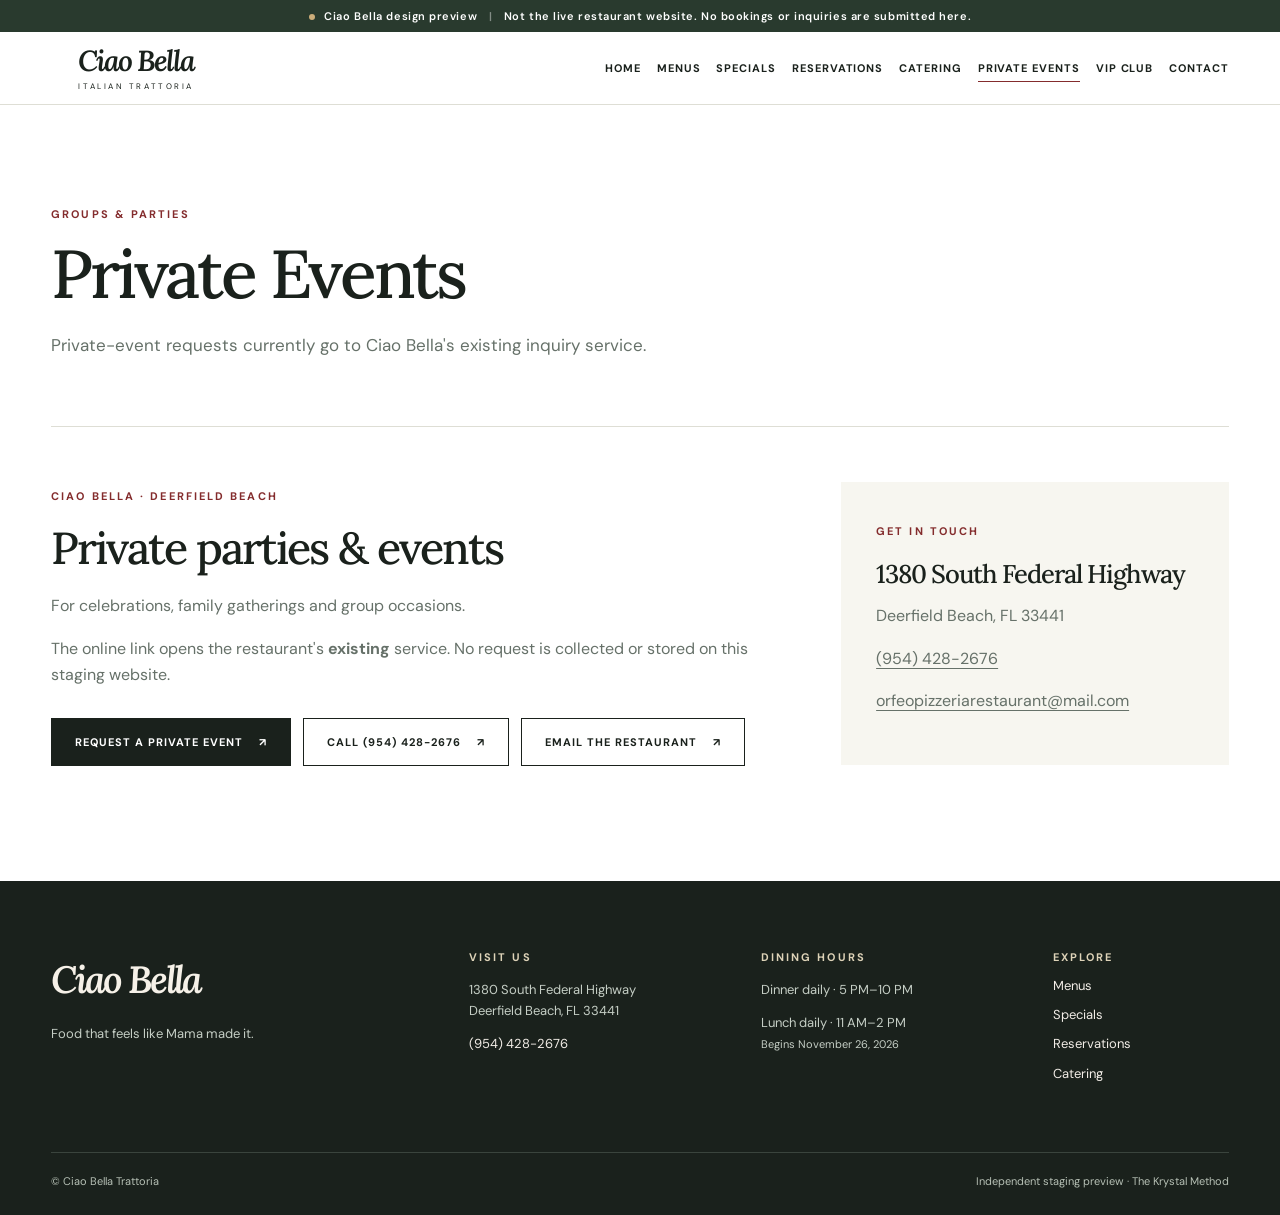
<file: site/-party/index.html>
<!doctype html>
<html lang="en"><head><meta charset="utf-8"><meta name="viewport" content="width=device-width, initial-scale=1">
<meta name="robots" content="noindex,follow,noarchive">
<title>Private Events | Ciao Bella Trattoria · Staging</title>
<meta http-equiv="refresh" content="0;url=../events.html">
<style>body{background:#f7f6f0;color:#17271e;font-family:Georgia,serif;text-align:center;padding:12vh 20px}a{color:#842c2d;font-size:18px}p{line-height:1.5}</style></head>
<body><h1>Ciao Bella Trattoria</h1><p>Opening Private Events…</p><p><a href="../events.html">Continue to Private Events</a></p>
<script>location.replace(new URL('../events.html',location.href).href);</script></body></html>
</file>
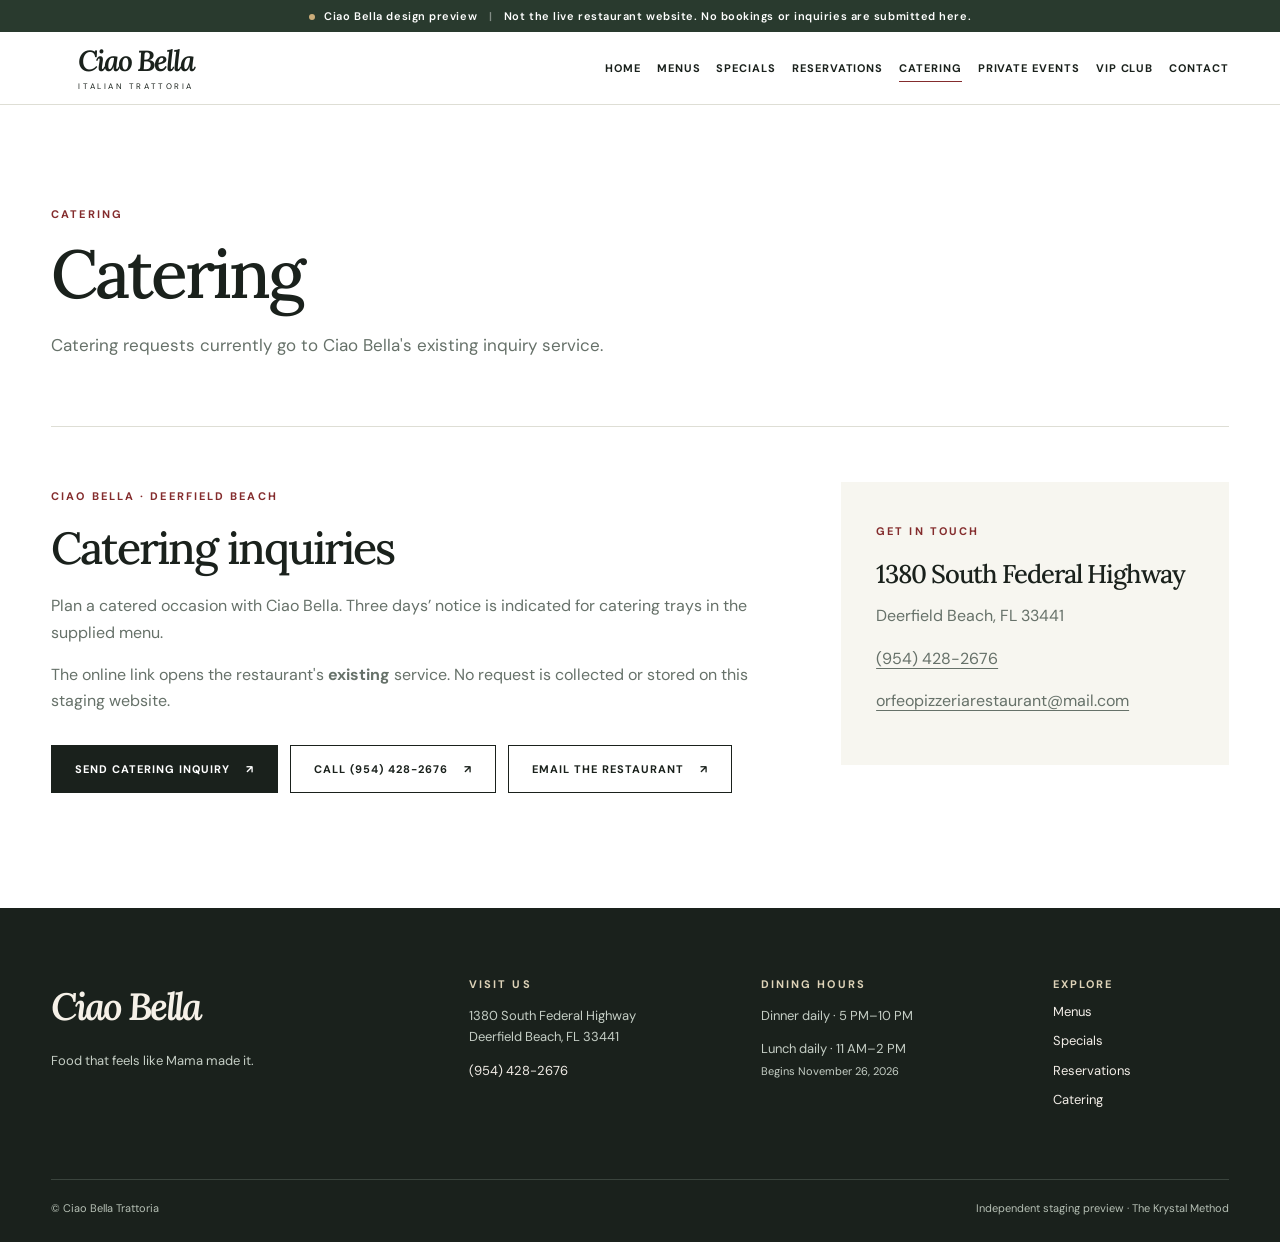
<file: site/catering/index.html>
<!doctype html>
<html lang="en"><head><meta charset="utf-8"><meta name="viewport" content="width=device-width, initial-scale=1">
<meta name="robots" content="noindex,follow,noarchive">
<title>Catering | Ciao Bella Trattoria · Staging</title>
<meta http-equiv="refresh" content="0;url=../catering.html">
<style>body{background:#f7f6f0;color:#17271e;font-family:Georgia,serif;text-align:center;padding:12vh 20px}a{color:#842c2d;font-size:18px}p{line-height:1.5}</style></head>
<body><h1>Ciao Bella Trattoria</h1><p>Opening Catering…</p><p><a href="../catering.html">Continue to Catering</a></p>
<script>location.replace(new URL('../catering.html',location.href).href);</script></body></html>
</file>
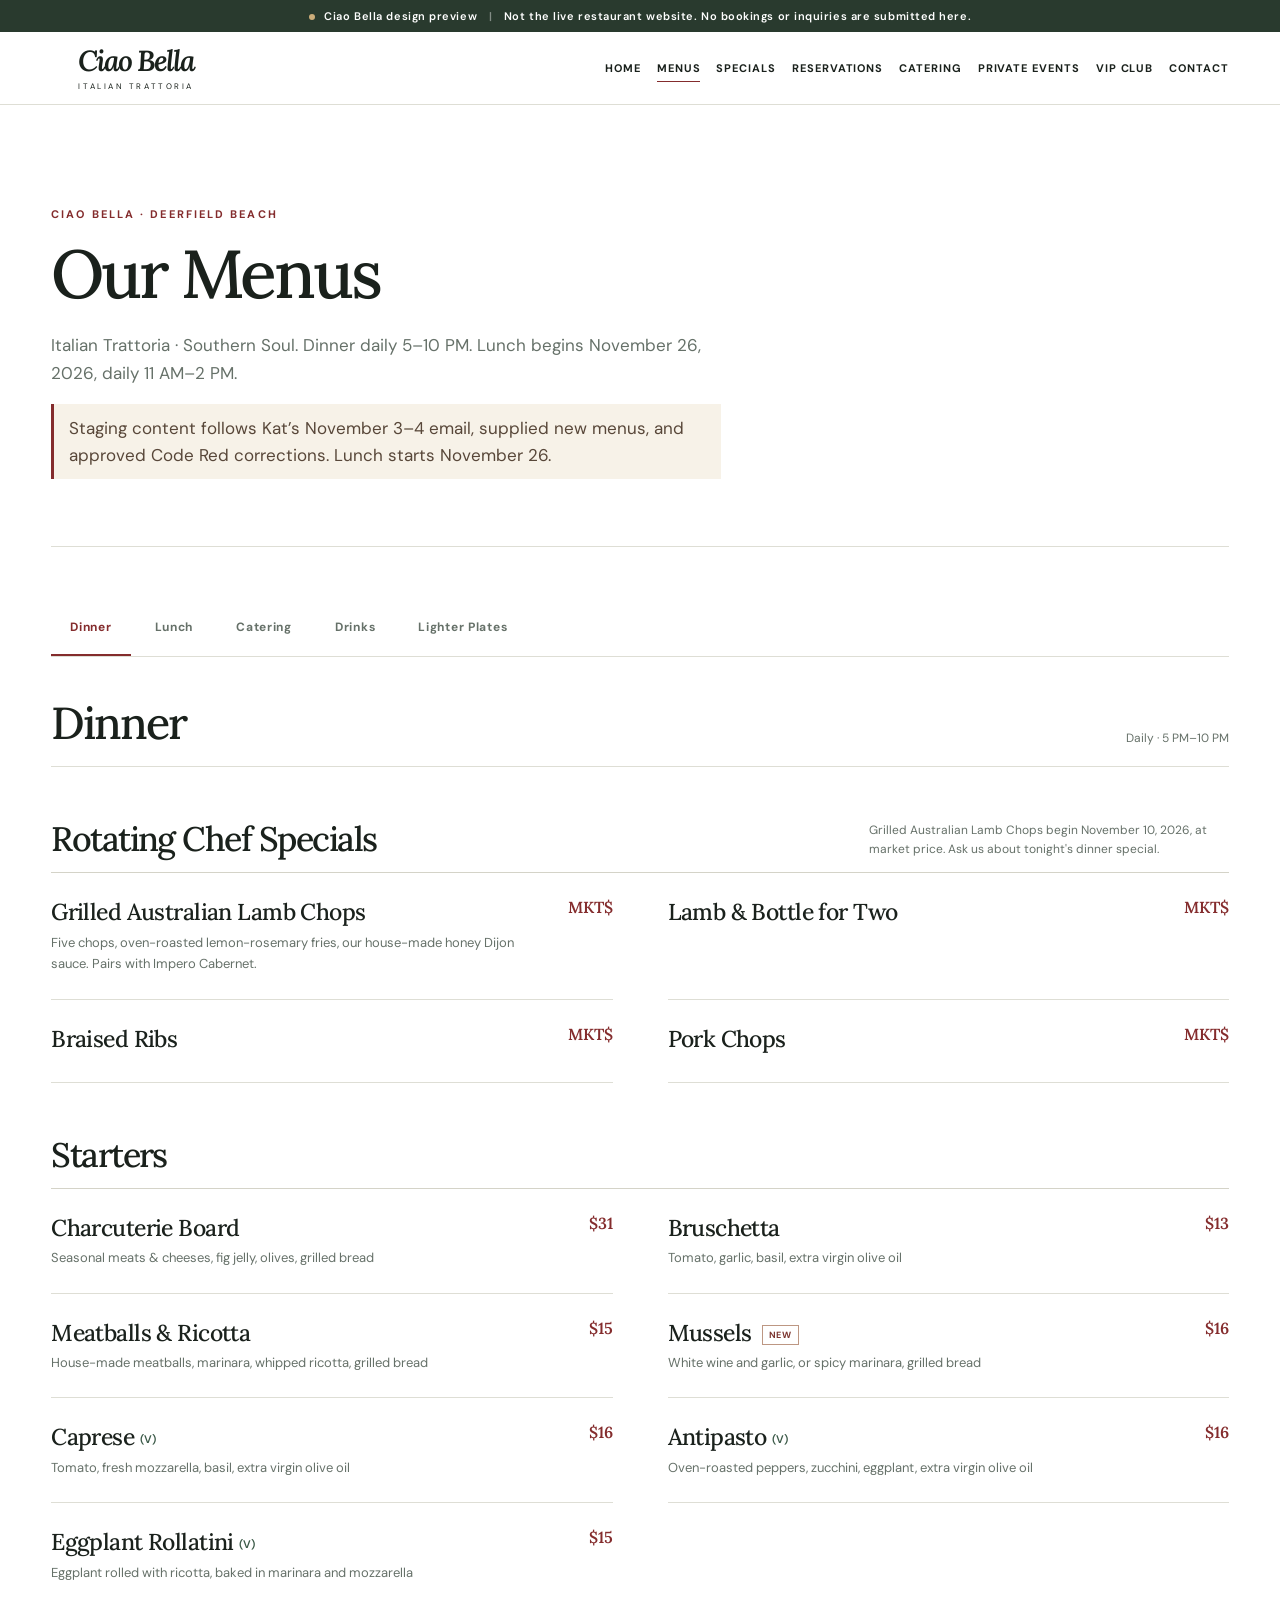
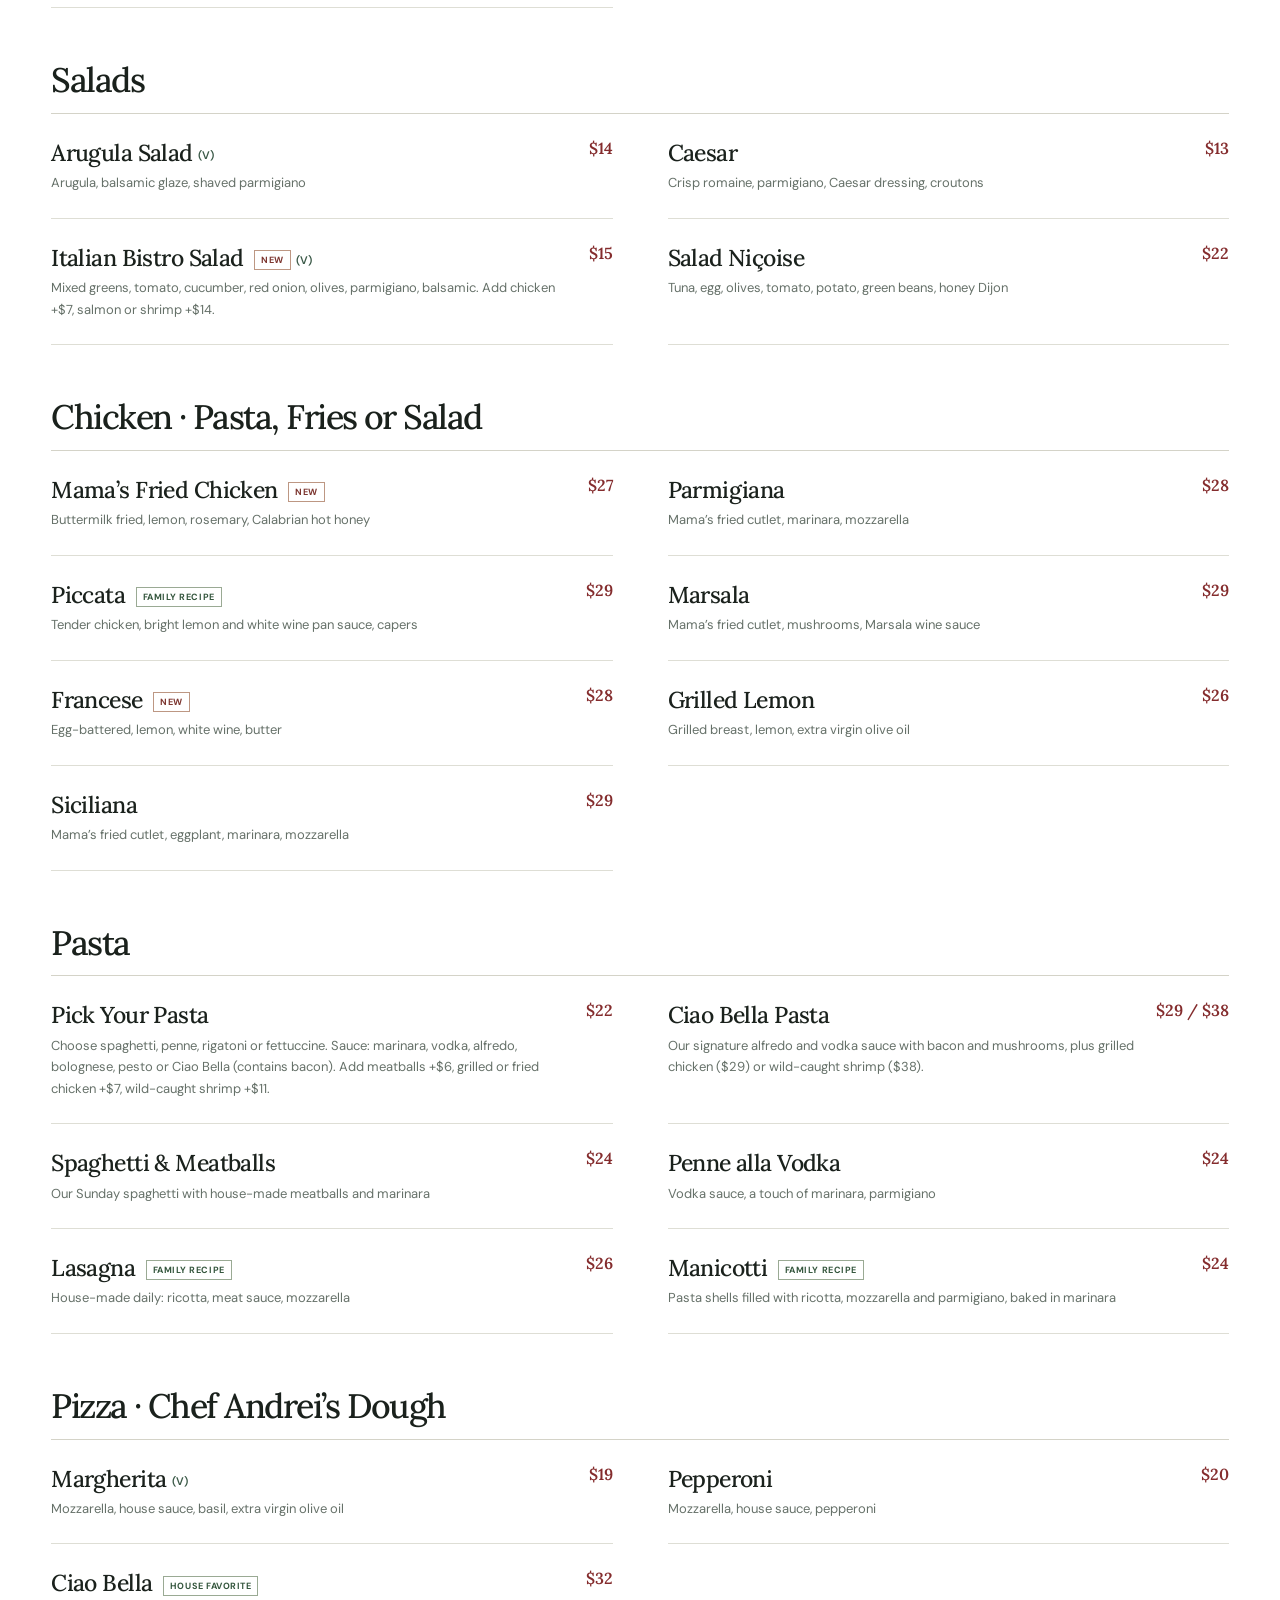
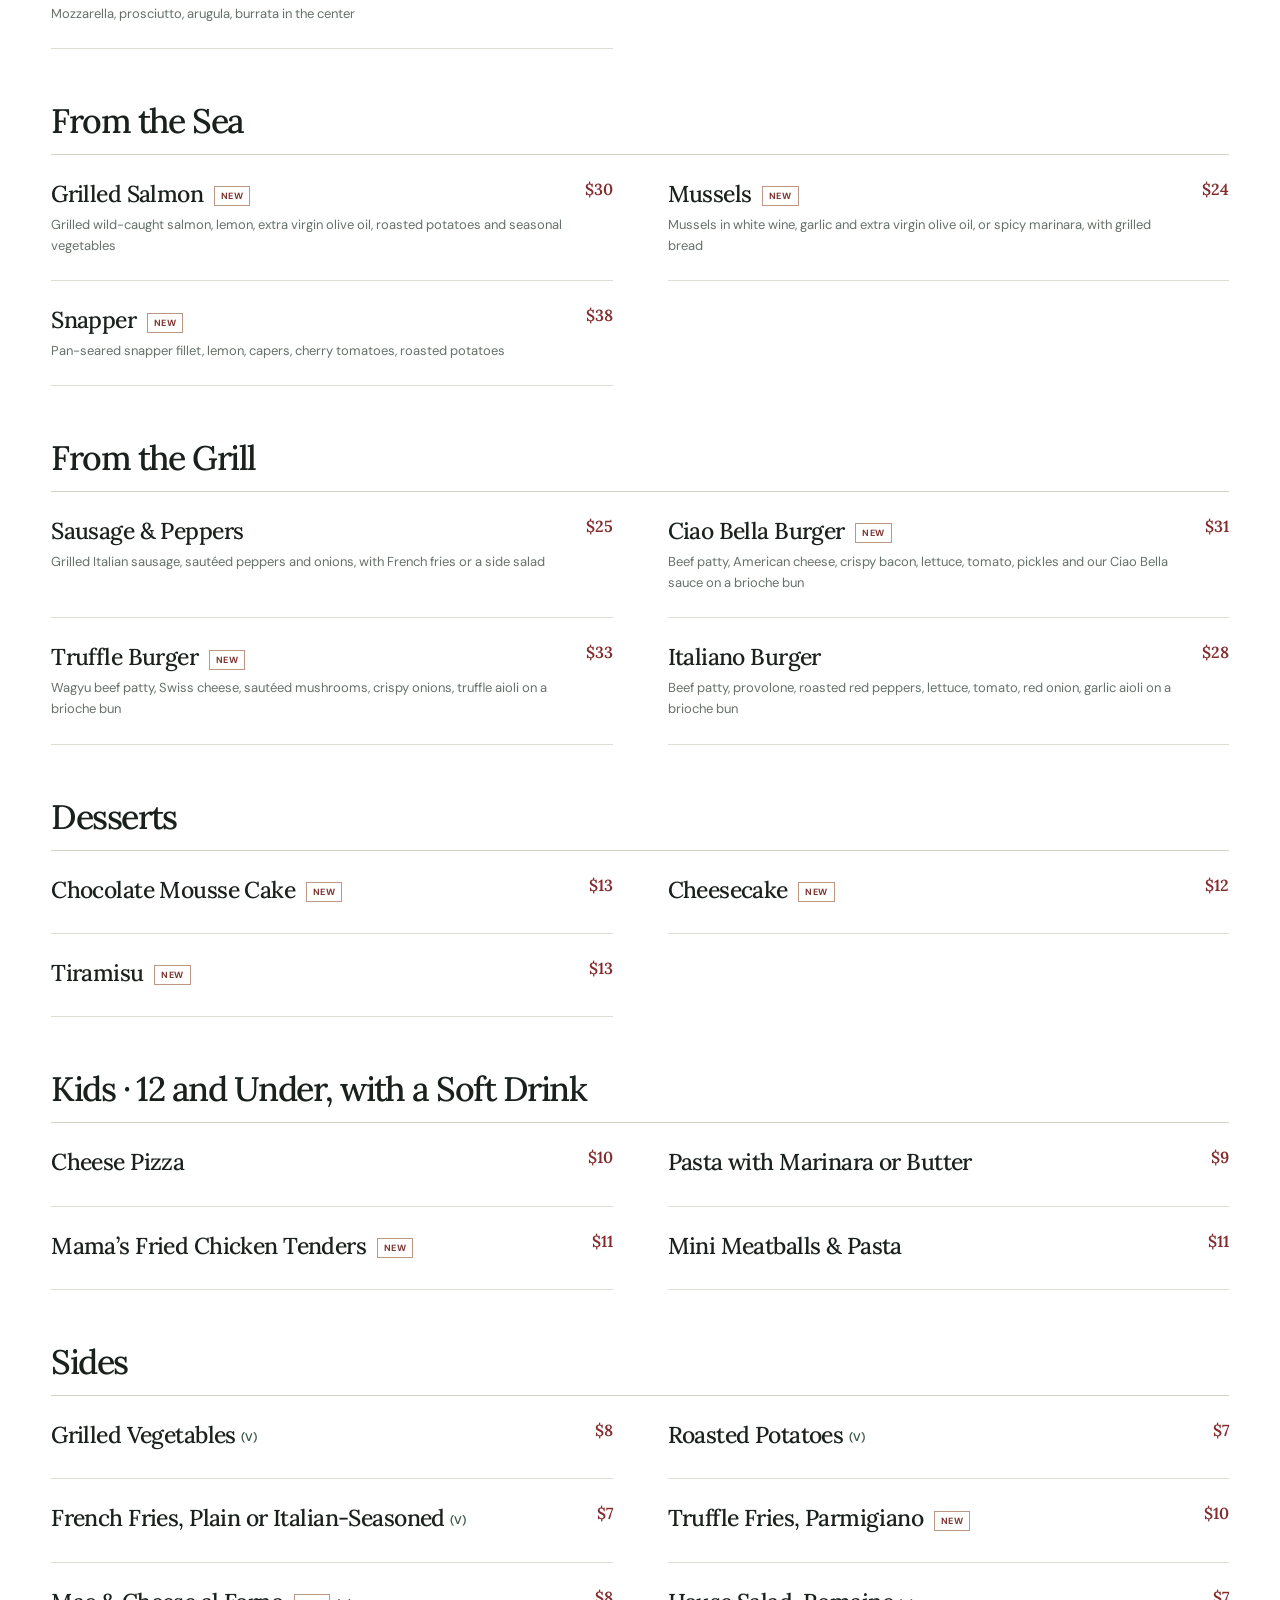
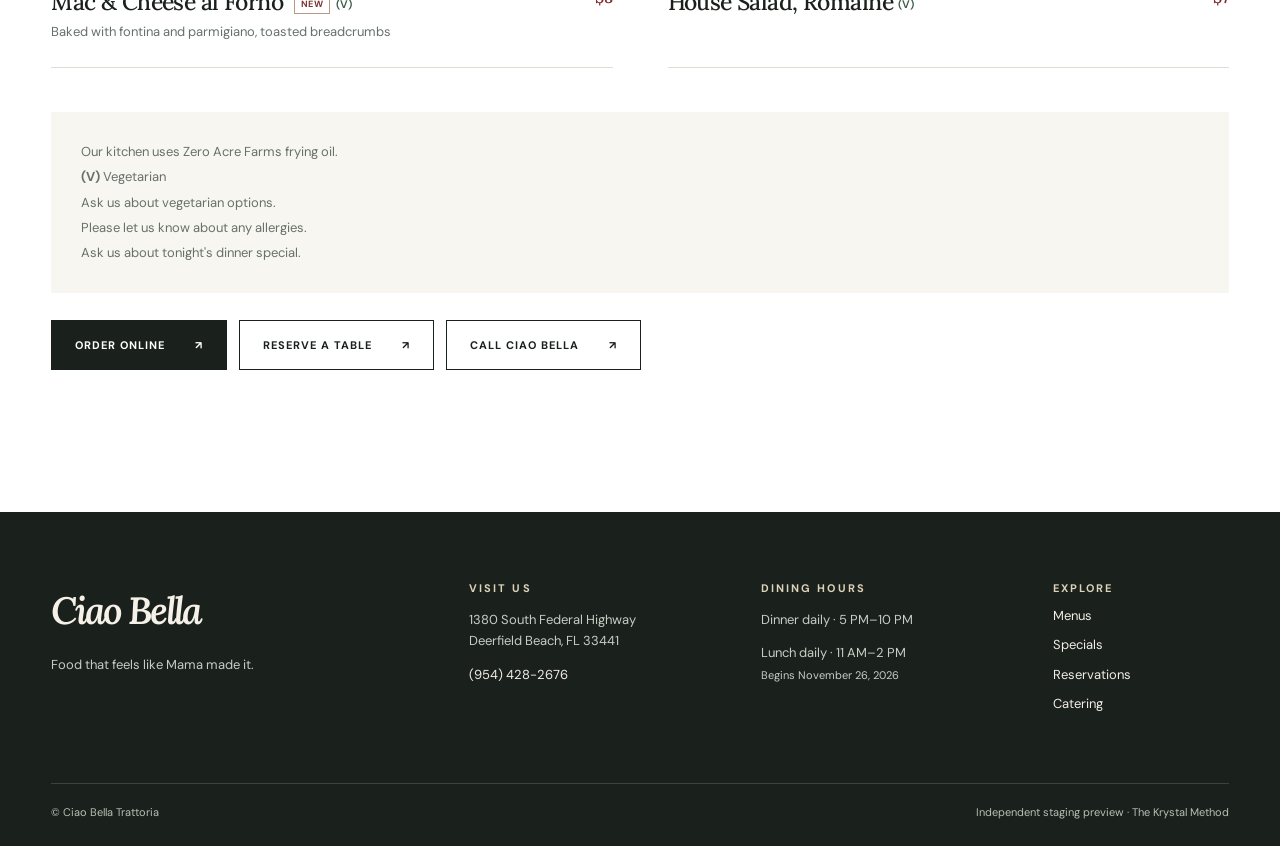
<file: site/drinks/index.html>
<!doctype html>
<html lang="en"><head><meta charset="utf-8"><meta name="viewport" content="width=device-width, initial-scale=1">
<meta name="robots" content="noindex,follow,noarchive">
<title>Drinks | Ciao Bella Trattoria · Staging</title>
<meta http-equiv="refresh" content="0;url=../menus.html">
<style>body{background:#f7f6f0;color:#17271e;font-family:Georgia,serif;text-align:center;padding:12vh 20px}a{color:#842c2d;font-size:18px}p{line-height:1.5}</style></head>
<body><h1>Ciao Bella Trattoria</h1><p>Opening Drinks…</p><p><a href="../menus.html">Continue to Drinks</a></p>
<script>location.replace(new URL('../menus.html',location.href).href);</script></body></html>
</file>
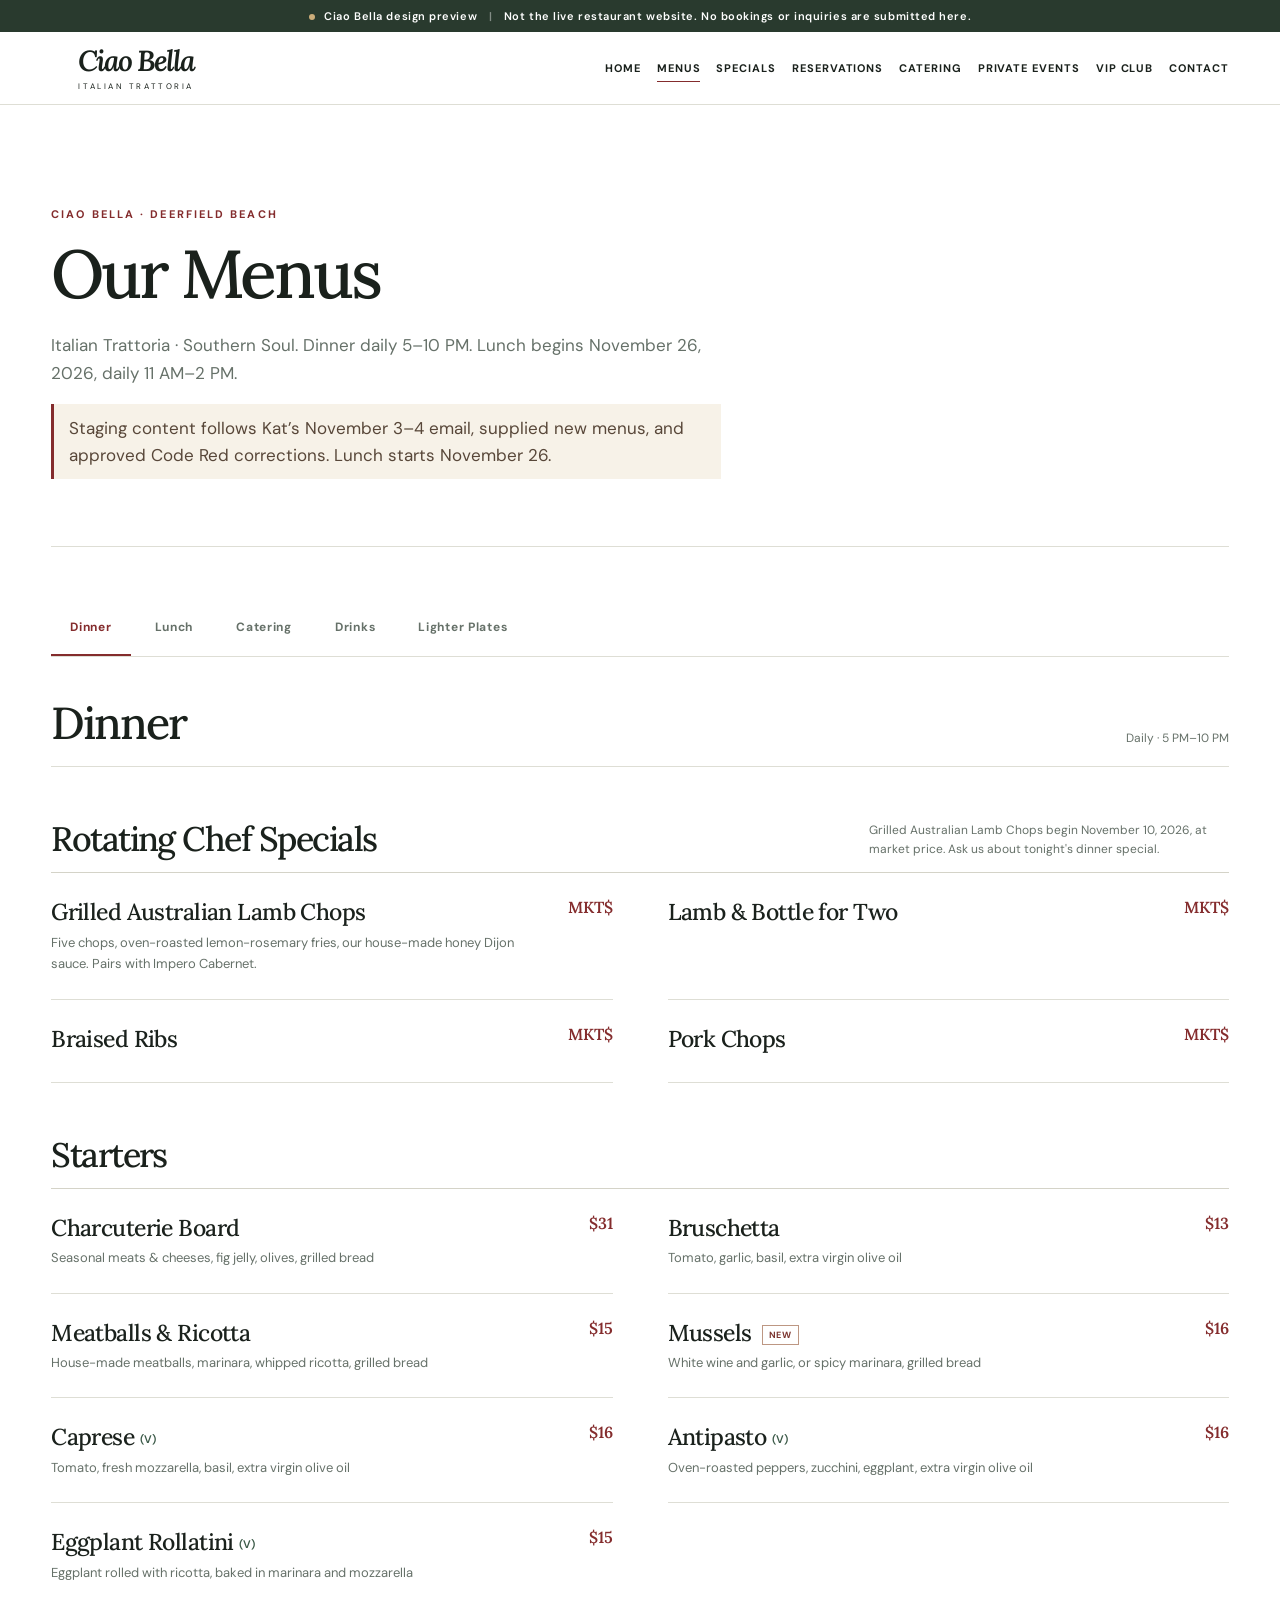
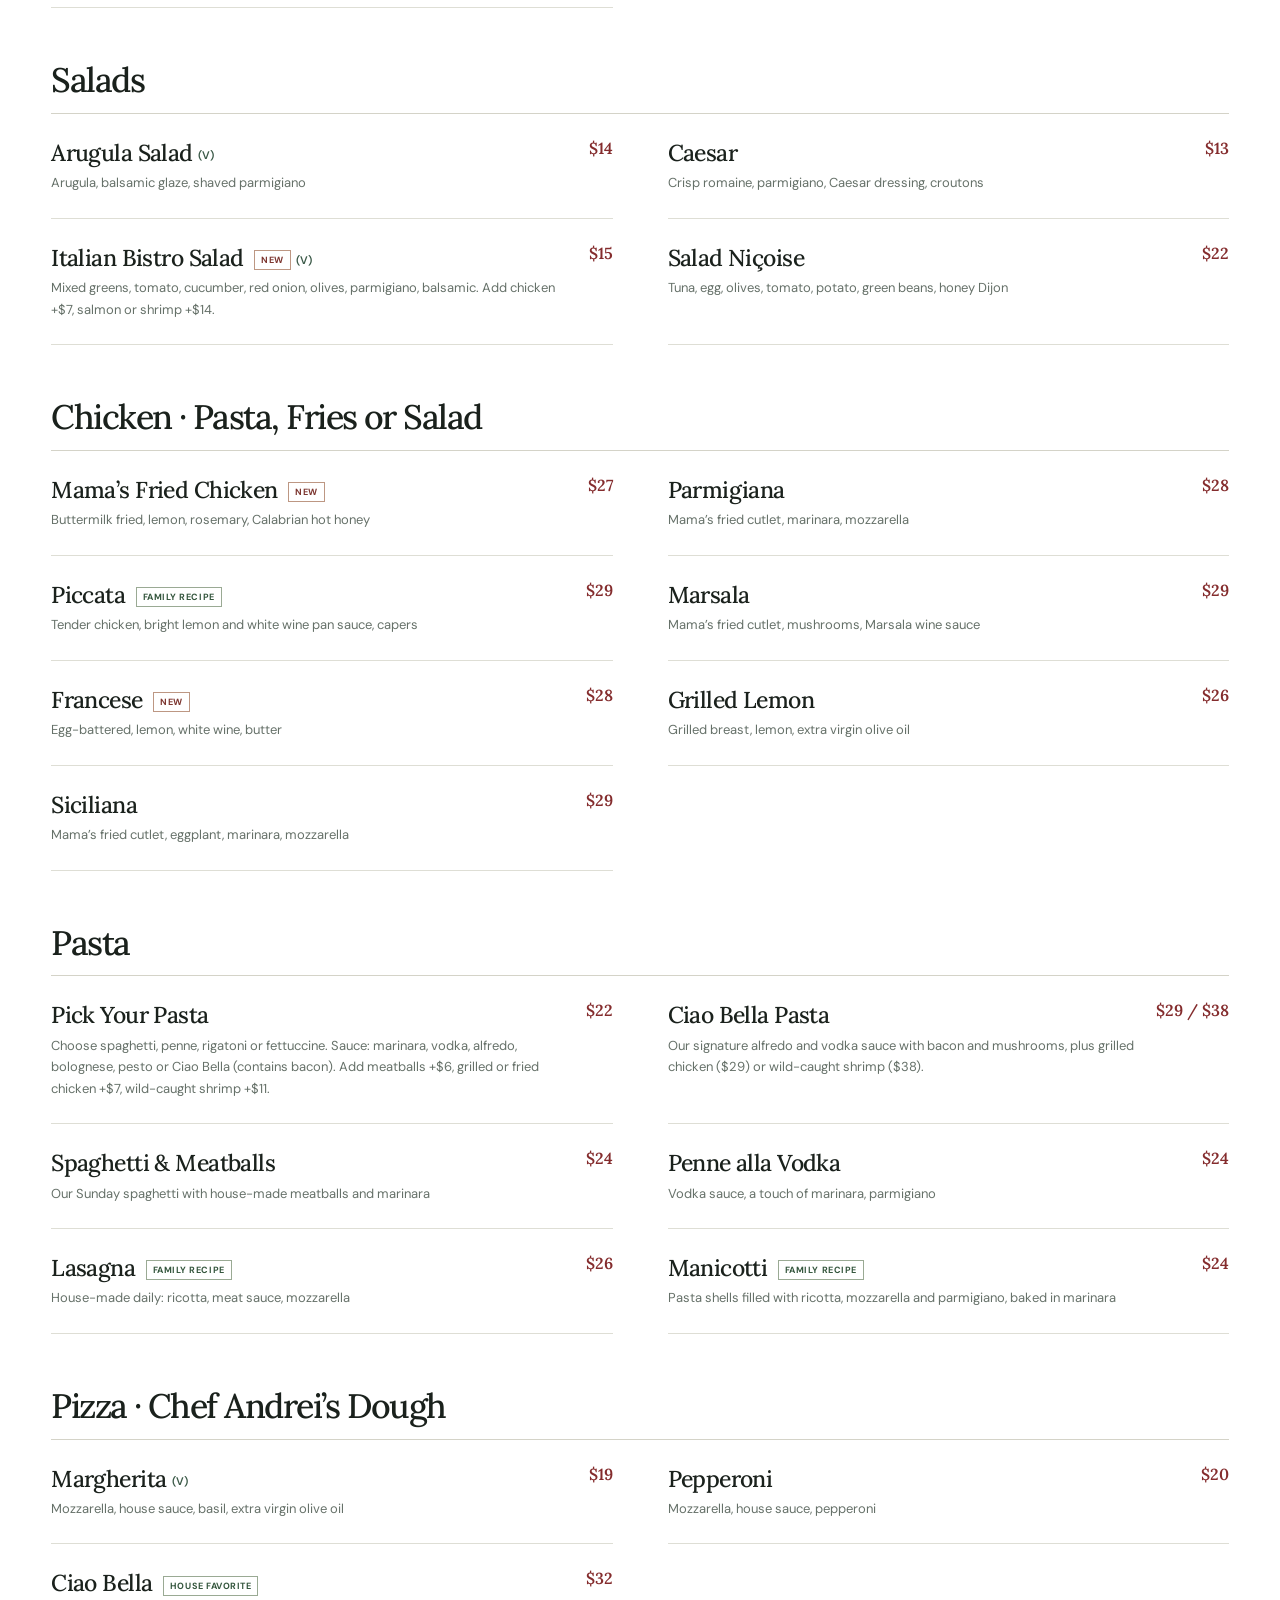
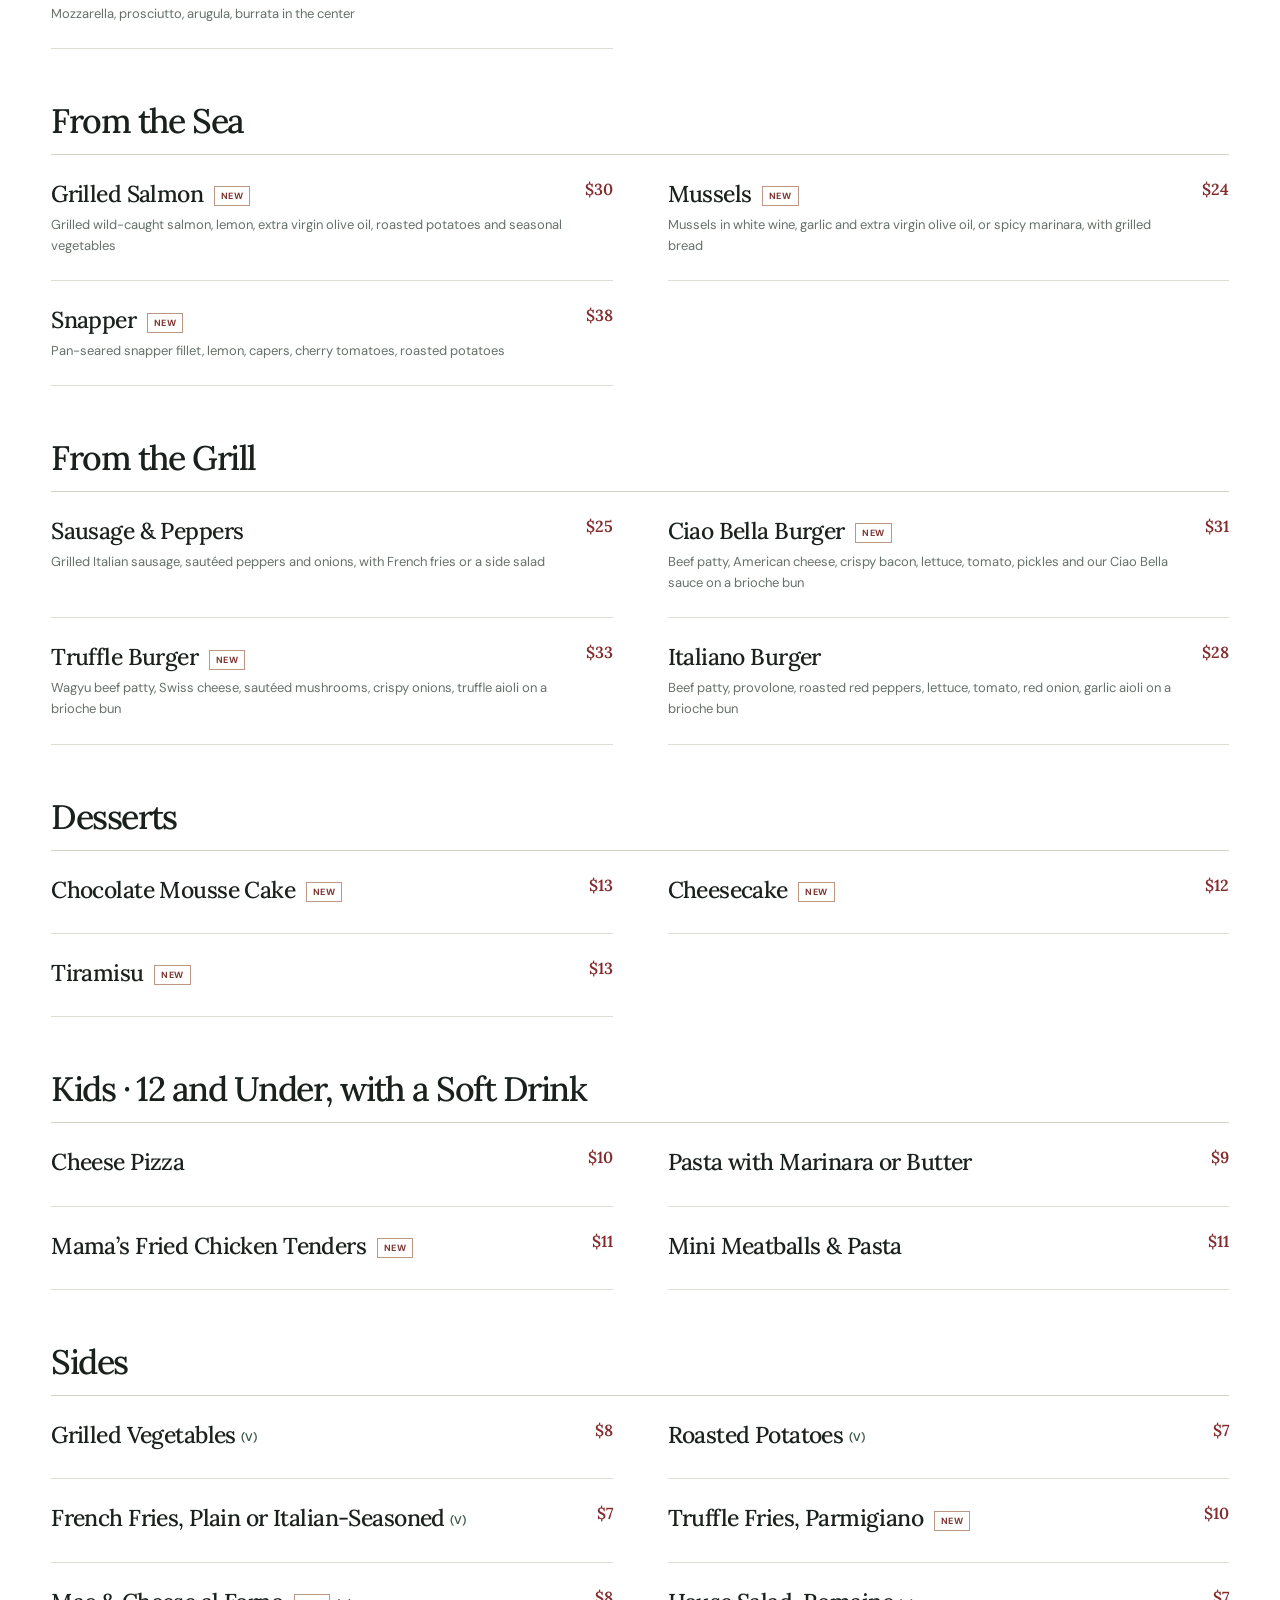
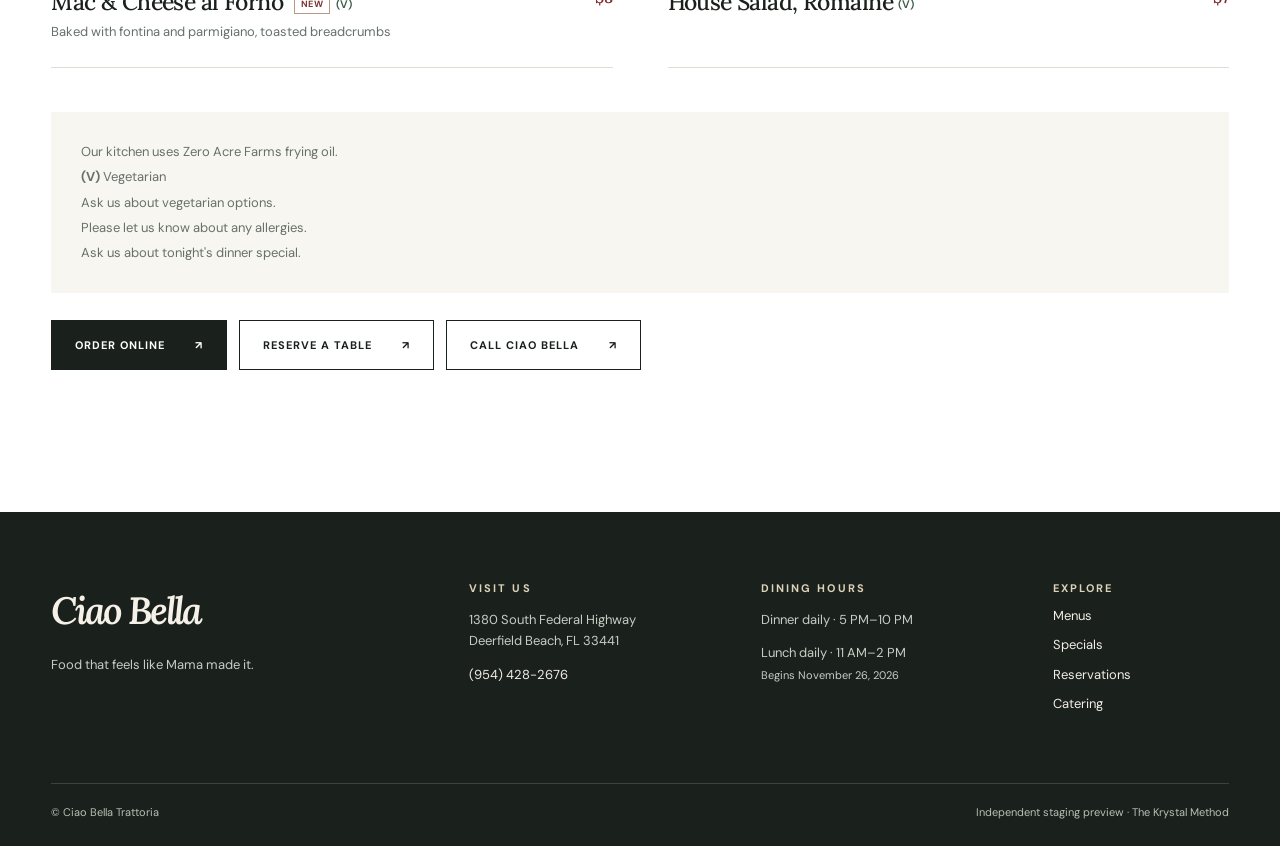
<file: site/food-menu/index.html>
<!doctype html>
<html lang="en"><head><meta charset="utf-8"><meta name="viewport" content="width=device-width, initial-scale=1">
<meta name="robots" content="noindex,follow,noarchive">
<title>Menus | Ciao Bella Trattoria · Staging</title>
<meta http-equiv="refresh" content="0;url=../menus.html">
<style>body{background:#f7f6f0;color:#17271e;font-family:Georgia,serif;text-align:center;padding:12vh 20px}a{color:#842c2d;font-size:18px}p{line-height:1.5}</style></head>
<body><h1>Ciao Bella Trattoria</h1><p>Opening Menus…</p><p><a href="../menus.html">Continue to Menus</a></p>
<script>location.replace(new URL('../menus.html',location.href).href);</script></body></html>
</file>
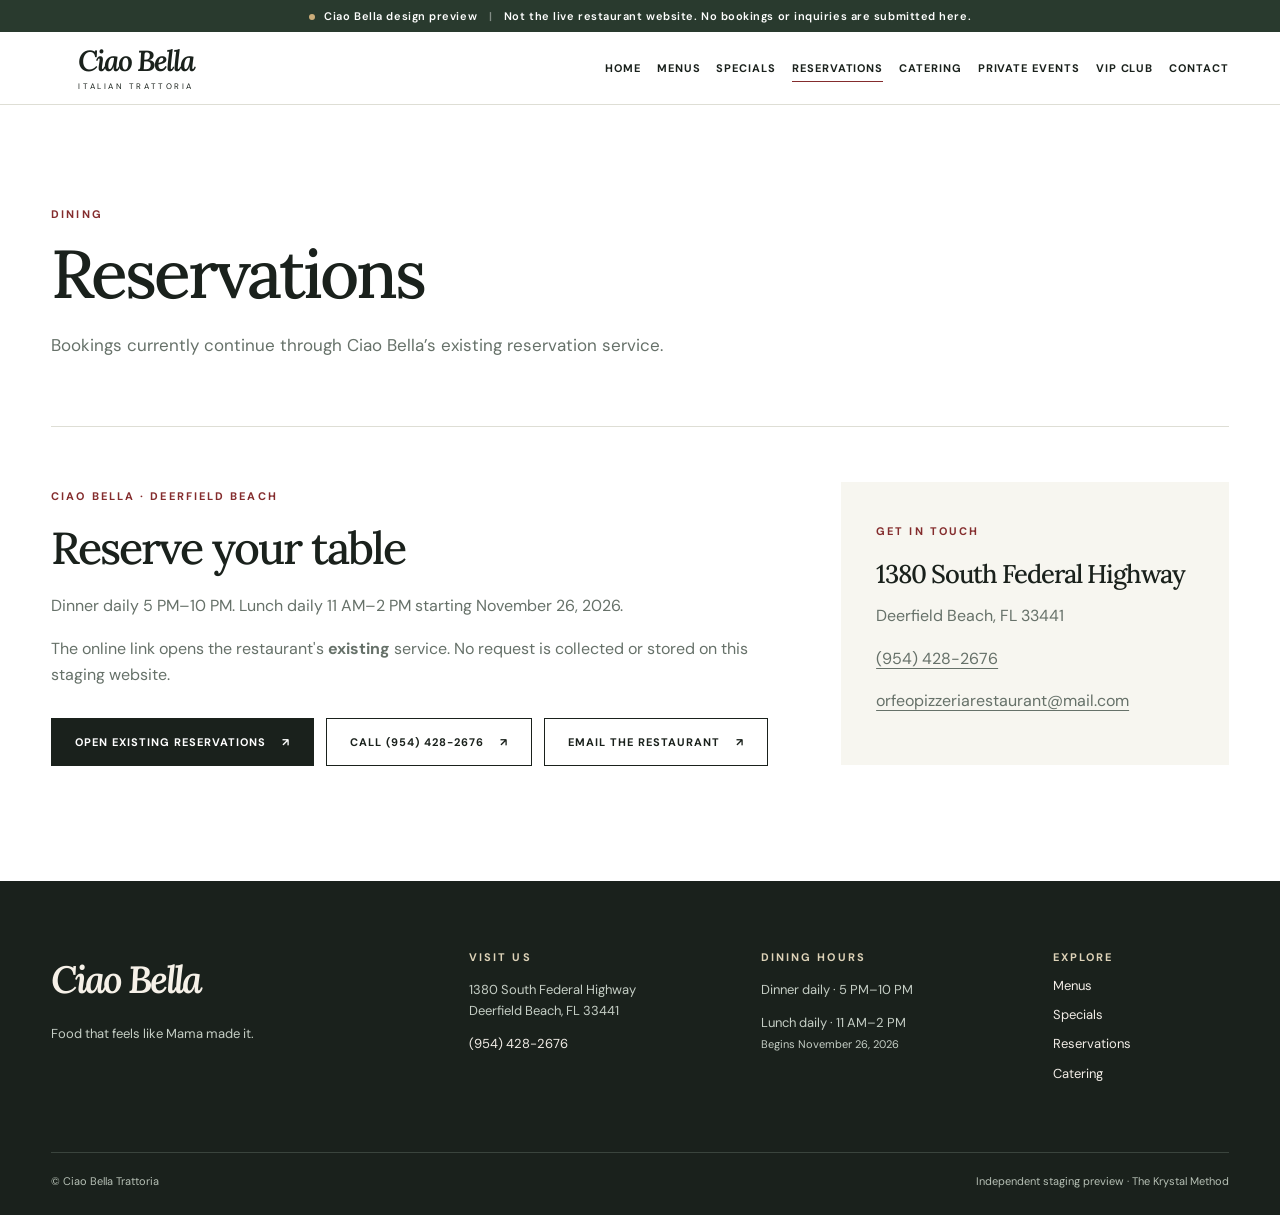
<file: site/reservations/index.html>
<!doctype html>
<html lang="en"><head><meta charset="utf-8"><meta name="viewport" content="width=device-width, initial-scale=1">
<meta name="robots" content="noindex,follow,noarchive">
<title>Reservations | Ciao Bella Trattoria · Staging</title>
<meta http-equiv="refresh" content="0;url=../reservations.html">
<style>body{background:#f7f6f0;color:#17271e;font-family:Georgia,serif;text-align:center;padding:12vh 20px}a{color:#842c2d;font-size:18px}p{line-height:1.5}</style></head>
<body><h1>Ciao Bella Trattoria</h1><p>Opening Reservations…</p><p><a href="../reservations.html">Continue to Reservations</a></p>
<script>location.replace(new URL('../reservations.html',location.href).href);</script></body></html>
</file>
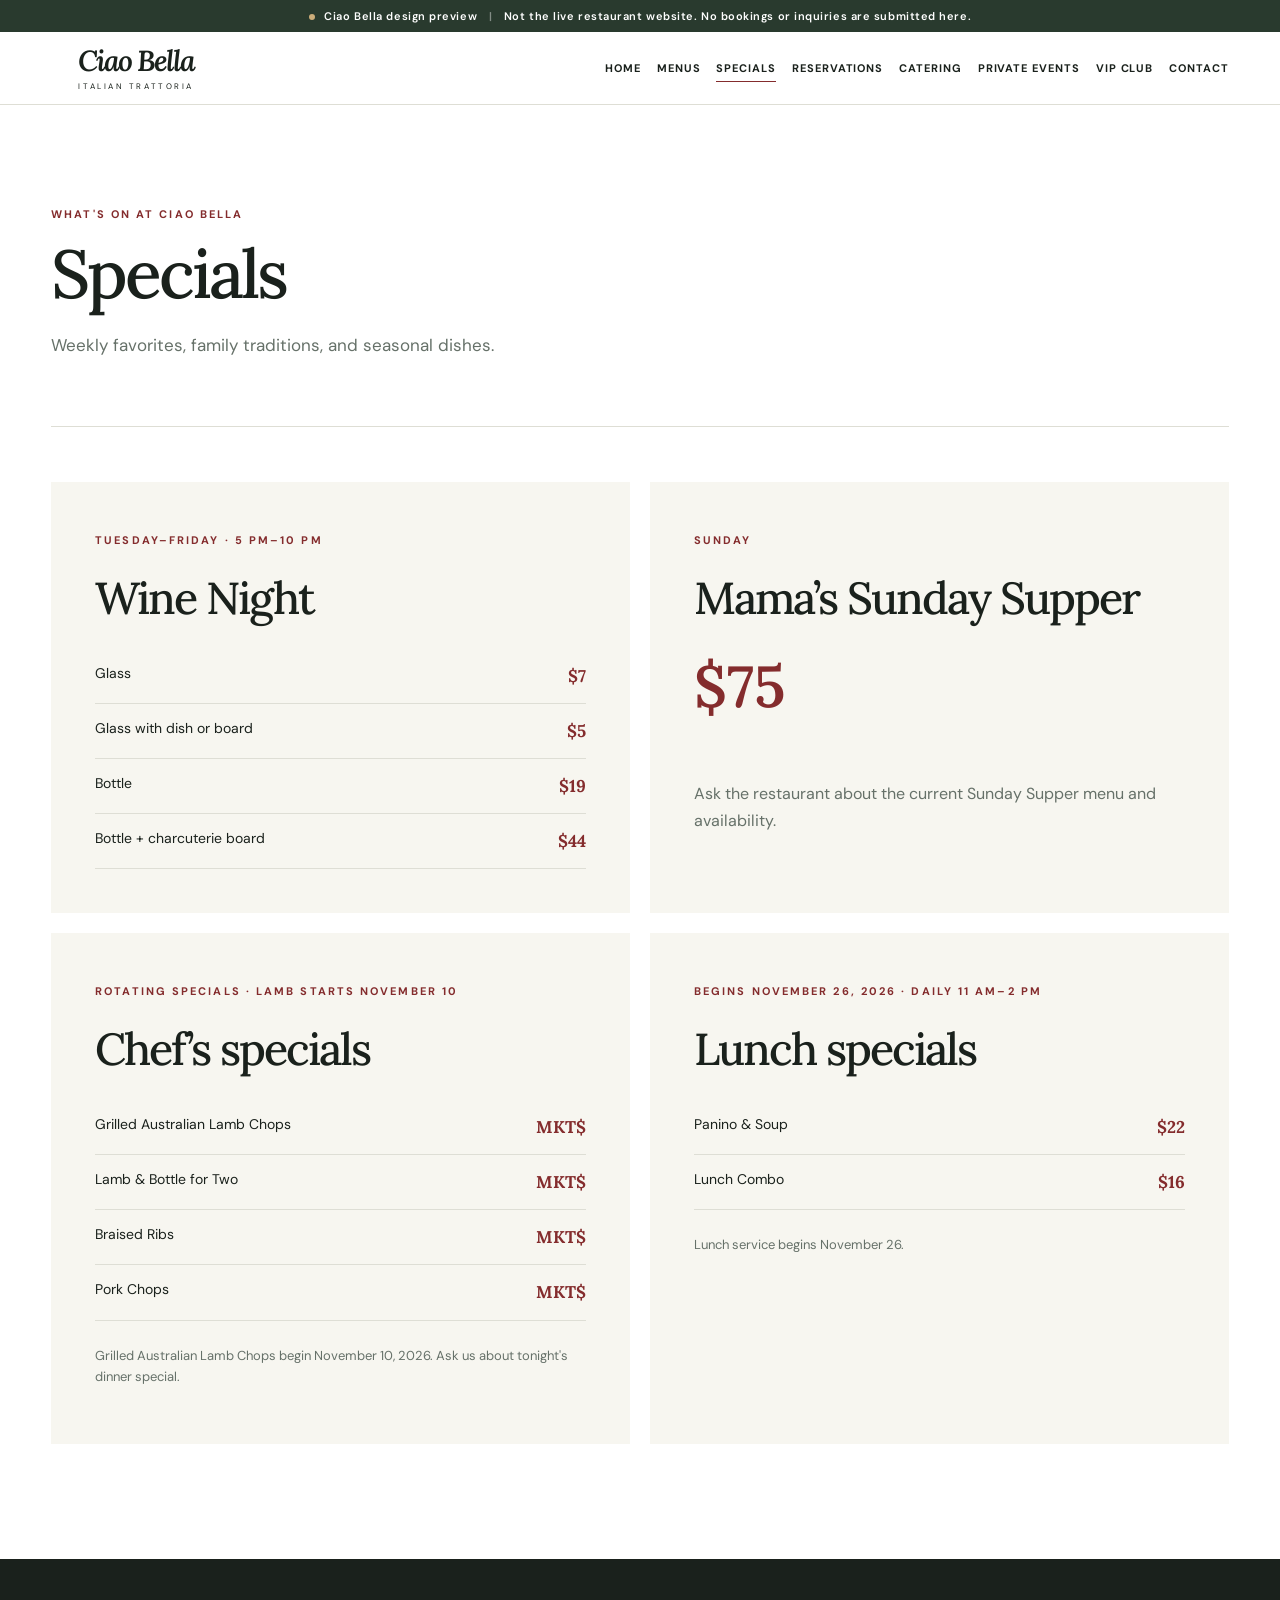
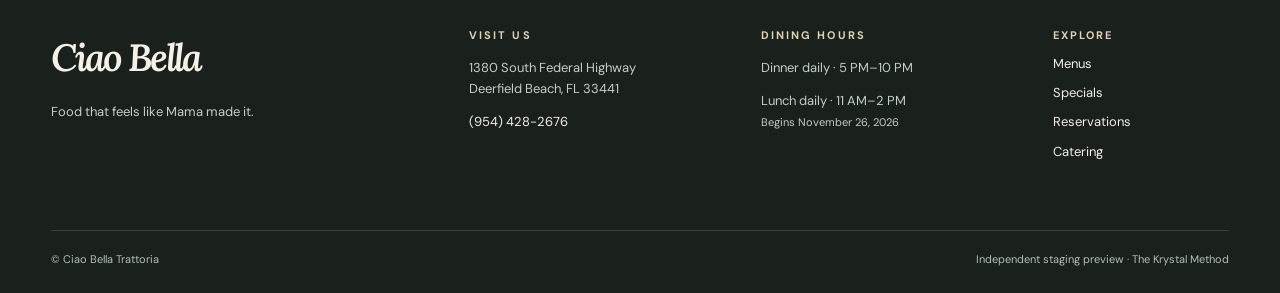
<file: site/specials/index.html>
<!doctype html>
<html lang="en"><head><meta charset="utf-8"><meta name="viewport" content="width=device-width, initial-scale=1">
<meta name="robots" content="noindex,follow,noarchive">
<title>Specials | Ciao Bella Trattoria · Staging</title>
<meta http-equiv="refresh" content="0;url=../specials.html">
<style>body{background:#f7f6f0;color:#17271e;font-family:Georgia,serif;text-align:center;padding:12vh 20px}a{color:#842c2d;font-size:18px}p{line-height:1.5}</style></head>
<body><h1>Ciao Bella Trattoria</h1><p>Opening Specials…</p><p><a href="../specials.html">Continue to Specials</a></p>
<script>location.replace(new URL('../specials.html',location.href).href);</script></body></html>
</file>
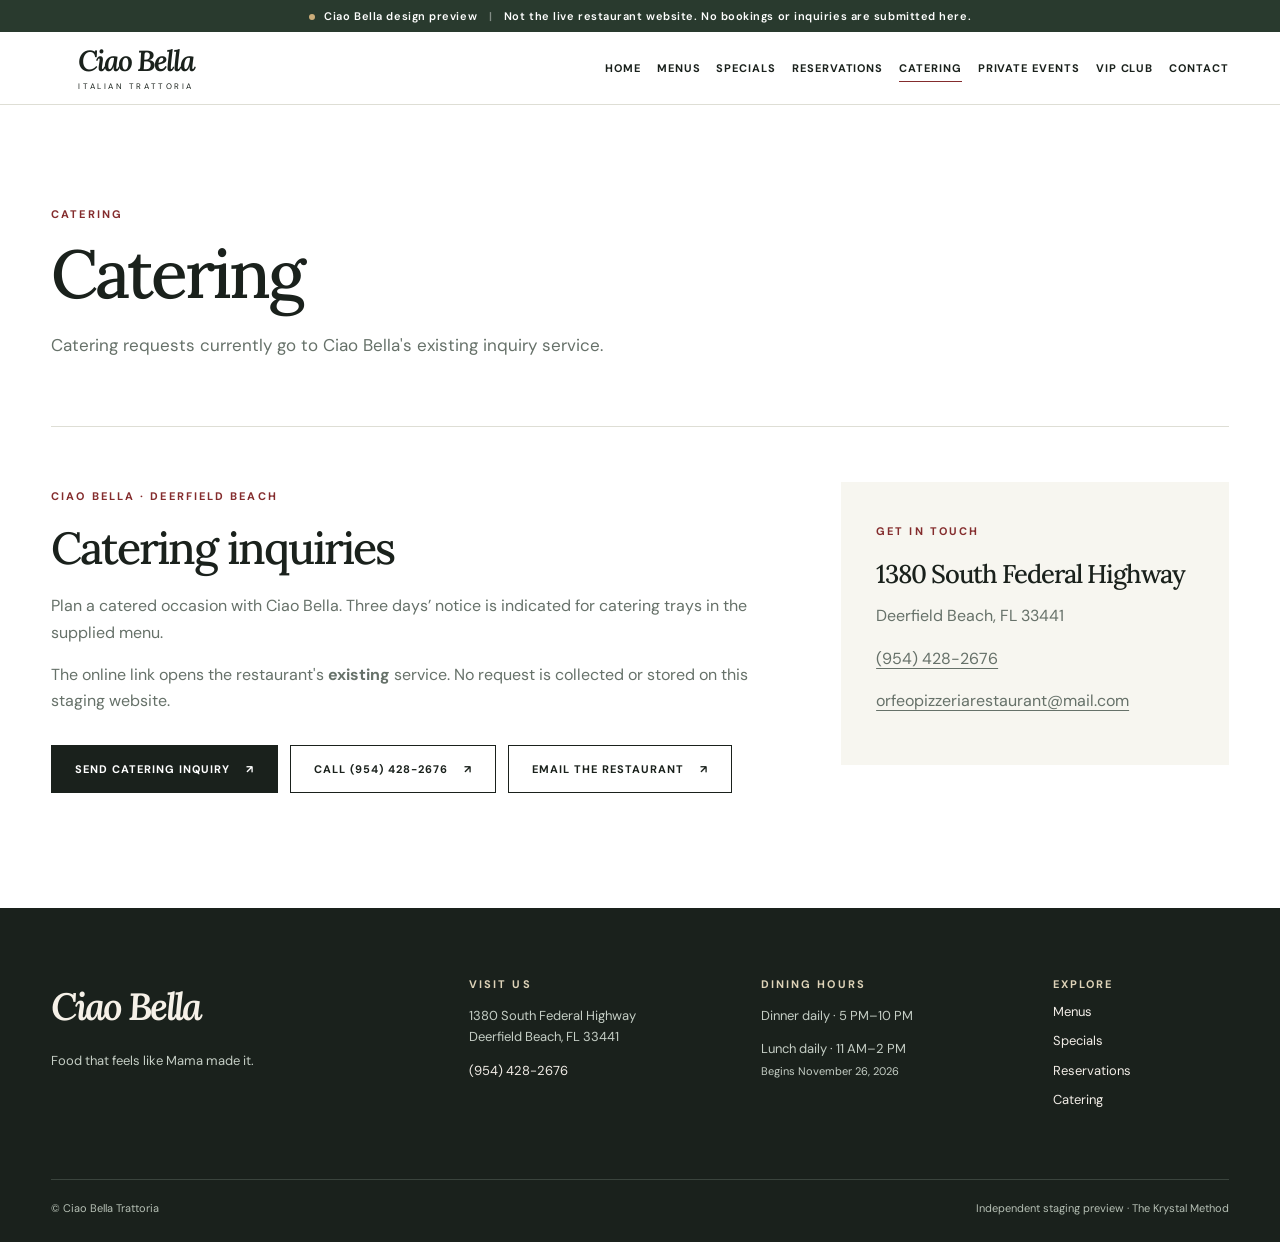
<file: site/catering.html>
<!doctype html>
<html lang="en"><head><meta charset="utf-8"><meta name="viewport" content="width=device-width, initial-scale=1">
<meta name="robots" content="noindex,follow,noarchive"><meta name="theme-color" content="#18211b">
<meta name="description" content="Explore catering information for Ciao Bella Italian Trattoria in Deerfield Beach, Florida. Contact the restaurant for details."><title>Italian Catering in Deerfield Beach | Ciao Bella Trattoria</title>
<link rel="preconnect" href="https://fonts.googleapis.com"><link rel="preconnect" href="https://fonts.gstatic.com" crossorigin>
<link href="https://fonts.googleapis.com/css2?family=Lora:wght@400;500;600;700&family=DM+Sans:wght@400;500;600;700&display=swap" rel="stylesheet">
<link rel="stylesheet" href="styles.css"><script src="app.js" defer></script>
<meta property="og:site_name" content="Ciao Bella Italian Trattoria"><meta property="og:type" content="website"><meta property="og:locale" content="en_US">
<meta property="og:title" content="Italian Catering in Deerfield Beach | Ciao Bella Trattoria"><meta property="og:description" content="Explore catering information for Ciao Bella Italian Trattoria in Deerfield Beach, Florida. Contact the restaurant for details.">
<meta property="og:url" content="https://krystal929-afk.github.io/Ciao-Bella/catering.html"><meta property="og:image" content="https://krystal929-afk.github.io/Ciao-Bella/assets/3640.png">
<meta property="og:image:alt" content="Ciao Bella Italian Trattoria official logo">
<meta name="twitter:card" content="summary_large_image"><link rel="icon" type="image/png" href="assets/3640.png">

</head>
<body>
<div class="preview"><span class="dot" aria-hidden="true"></span> Ciao Bella design preview <span class="preview-split">|</span> Not the live restaurant website. No bookings or inquiries are submitted here.</div>
<header class="header"><div class="header-inner">
<a class="brand" href="index.html" aria-label="Ciao Bella Trattoria home"><span class="brand-script">Ciao Bella</span><span class="brand-rule">ITALIAN TRATTORIA</span></a>
<button class="nav-toggle" aria-expanded="false" aria-controls="site-navigation" aria-label="Open navigation"><span></span><span></span><span></span></button>
<nav id="site-navigation" class="nav" aria-label="Main navigation"><a class="" href="index.html" >Home</a><a class="" href="menus.html" >Menus</a><a class="" href="specials.html" >Specials</a><a class="" href="reservations.html" >Reservations</a><a class="active" href="catering.html" aria-current="page">Catering</a><a class="" href="events.html" >Private Events</a><a class="" href="vip.html" >VIP Club</a><a class="" href="contact.html" >Contact</a></nav></div></header>
<main id="main"><section class="page-hero container"><div class="eyebrow">CATERING</div><h1>Catering</h1><p>Catering requests currently go to Ciao Bella's existing inquiry service.</p></section>
<section class="container section-small cb-service-route"><div><span class="eyebrow">CIAO BELLA · DEERFIELD BEACH</span><h2>Catering inquiries</h2><p>Plan a catered occasion with Ciao Bella. Three days’ notice is indicated for catering trays in the supplied menu.</p>
<p>The online link opens the restaurant's <strong>existing</strong> service. No request is collected or stored on this staging website.</p><div class="buttons"><a class="btn btn-dark" href="https://tmt.spotapps.co/catering?spot_id=344525" data-service="catering" data-service="catering" target="_blank" rel="noopener noreferrer">Send catering inquiry<span aria-hidden="true">↗</span></a><a class="btn btn-outline" href="tel:+19544282676">Call (954) 428-2676<span aria-hidden="true">↗</span></a><a class="btn btn-outline" href="mailto:orfeopizzeriarestaurant@mail.com">Email the restaurant<span aria-hidden="true">↗</span></a></div></div>
<div class="cb-service-info"><span class="eyebrow">GET IN TOUCH</span><h3>1380 South Federal Highway</h3><p>Deerfield Beach, FL 33441</p><p><a href="tel:+19544282676">(954) 428-2676</a></p><p><a href="mailto:orfeopizzeriarestaurant@mail.com">orfeopizzeriarestaurant@mail.com</a></p></div></section></main>
<footer class="footer"><div class="footer-main container">
<div class="footer-brand"><div class="brand-script">Ciao Bella</div><p>Food that feels like Mama made it.</p></div>
<div><div class="eyebrow light">VISIT US</div><address>1380 South Federal Highway<br>Deerfield Beach, FL 33441</address><a href="tel:+19544282676">(954) 428-2676</a></div>
<div><div class="eyebrow light">DINING HOURS</div><p>Dinner daily · 5 PM–10 PM</p><p>Lunch daily · 11 AM–2 PM<br><small>Begins November 26, 2026</small></p></div>
<div><div class="eyebrow light">EXPLORE</div><a href="menus.html">Menus</a><a href="specials.html">Specials</a><a href="reservations.html">Reservations</a><a href="catering.html">Catering</a></div>
</div><div class="footer-bottom container"><span>© Ciao Bella Trattoria</span><span>Independent staging preview · The Krystal Method</span></div></footer>
</body></html>
</file>
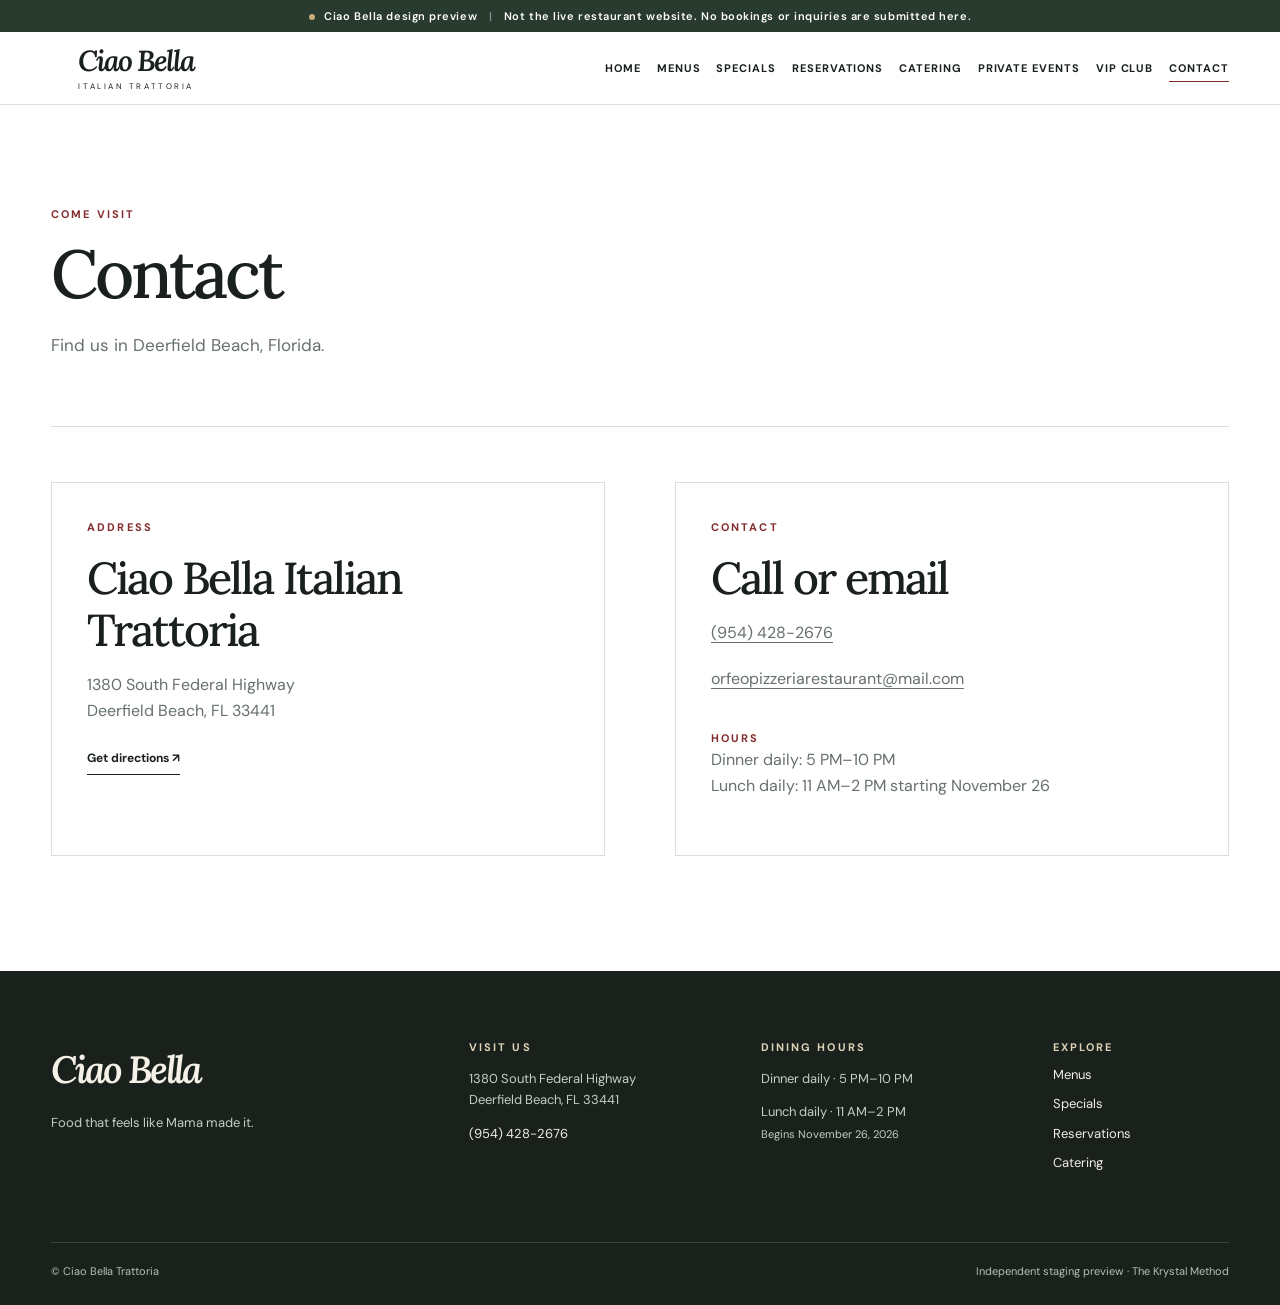
<file: site/contact.html>
<!doctype html>
<html lang="en"><head><meta charset="utf-8"><meta name="viewport" content="width=device-width, initial-scale=1">
<meta name="robots" content="noindex,follow,noarchive"><meta name="theme-color" content="#18211b">
<meta name="description" content="Find Ciao Bella Trattoria at 1380 South Federal Highway in Deerfield Beach, FL. Call the restaurant or check current dining hours."><title>Contact &amp; Hours | Ciao Bella Trattoria, Deerfield Beach</title>
<link rel="preconnect" href="https://fonts.googleapis.com"><link rel="preconnect" href="https://fonts.gstatic.com" crossorigin>
<link href="https://fonts.googleapis.com/css2?family=Lora:wght@400;500;600;700&family=DM+Sans:wght@400;500;600;700&display=swap" rel="stylesheet">
<link rel="stylesheet" href="styles.css"><script src="app.js" defer></script>
<meta property="og:site_name" content="Ciao Bella Italian Trattoria"><meta property="og:type" content="website"><meta property="og:locale" content="en_US">
<meta property="og:title" content="Contact &amp; Hours | Ciao Bella Trattoria, Deerfield Beach"><meta property="og:description" content="Find Ciao Bella Trattoria at 1380 South Federal Highway in Deerfield Beach, FL. Call the restaurant or check current dining hours.">
<meta property="og:url" content="https://krystal929-afk.github.io/Ciao-Bella/contact.html"><meta property="og:image" content="https://krystal929-afk.github.io/Ciao-Bella/assets/3640.png">
<meta property="og:image:alt" content="Ciao Bella Italian Trattoria official logo">
<meta name="twitter:card" content="summary_large_image"><link rel="icon" type="image/png" href="assets/3640.png">

</head>
<body>
<div class="preview"><span class="dot" aria-hidden="true"></span> Ciao Bella design preview <span class="preview-split">|</span> Not the live restaurant website. No bookings or inquiries are submitted here.</div>
<header class="header"><div class="header-inner">
<a class="brand" href="index.html" aria-label="Ciao Bella Trattoria home"><span class="brand-script">Ciao Bella</span><span class="brand-rule">ITALIAN TRATTORIA</span></a>
<button class="nav-toggle" aria-expanded="false" aria-controls="site-navigation" aria-label="Open navigation"><span></span><span></span><span></span></button>
<nav id="site-navigation" class="nav" aria-label="Main navigation"><a class="" href="index.html" >Home</a><a class="" href="menus.html" >Menus</a><a class="" href="specials.html" >Specials</a><a class="" href="reservations.html" >Reservations</a><a class="" href="catering.html" >Catering</a><a class="" href="events.html" >Private Events</a><a class="" href="vip.html" >VIP Club</a><a class="active" href="contact.html" aria-current="page">Contact</a></nav></div></header>
<main id="main"><section class="page-hero container"><div class="eyebrow">COME VISIT</div><h1>Contact</h1><p>Find us in Deerfield Beach, Florida.</p></section><section class="container contact-wrap section-small"><div class="contact-block"><div class="eyebrow">ADDRESS</div><h2>Ciao Bella Italian Trattoria</h2><p>1380 South Federal Highway<br>Deerfield Beach, FL 33441</p><a class="inline-link" href="https://www.google.com/maps/search/?api=1&query=1380+South+Federal+Highway+Deerfield+Beach+FL+33441" target="_blank" rel="noopener noreferrer">Get directions ↗</a></div><div class="contact-block"><div class="eyebrow">CONTACT</div><h2>Call or email</h2><p><a href="tel:+19544282676">(954) 428-2676</a></p><p><a href="mailto:orfeopizzeriarestaurant@mail.com">orfeopizzeriarestaurant@mail.com</a></p><div class="eyebrow contact-hours">HOURS</div><p>Dinner daily: 5 PM–10 PM<br>Lunch daily: 11 AM–2 PM starting November 26</p></div></section></main>
<footer class="footer"><div class="footer-main container">
<div class="footer-brand"><div class="brand-script">Ciao Bella</div><p>Food that feels like Mama made it.</p></div>
<div><div class="eyebrow light">VISIT US</div><address>1380 South Federal Highway<br>Deerfield Beach, FL 33441</address><a href="tel:+19544282676">(954) 428-2676</a></div>
<div><div class="eyebrow light">DINING HOURS</div><p>Dinner daily · 5 PM–10 PM</p><p>Lunch daily · 11 AM–2 PM<br><small>Begins November 26, 2026</small></p></div>
<div><div class="eyebrow light">EXPLORE</div><a href="menus.html">Menus</a><a href="specials.html">Specials</a><a href="reservations.html">Reservations</a><a href="catering.html">Catering</a></div>
</div><div class="footer-bottom container"><span>© Ciao Bella Trattoria</span><span>Independent staging preview · The Krystal Method</span></div></footer>
</body></html>
</file>
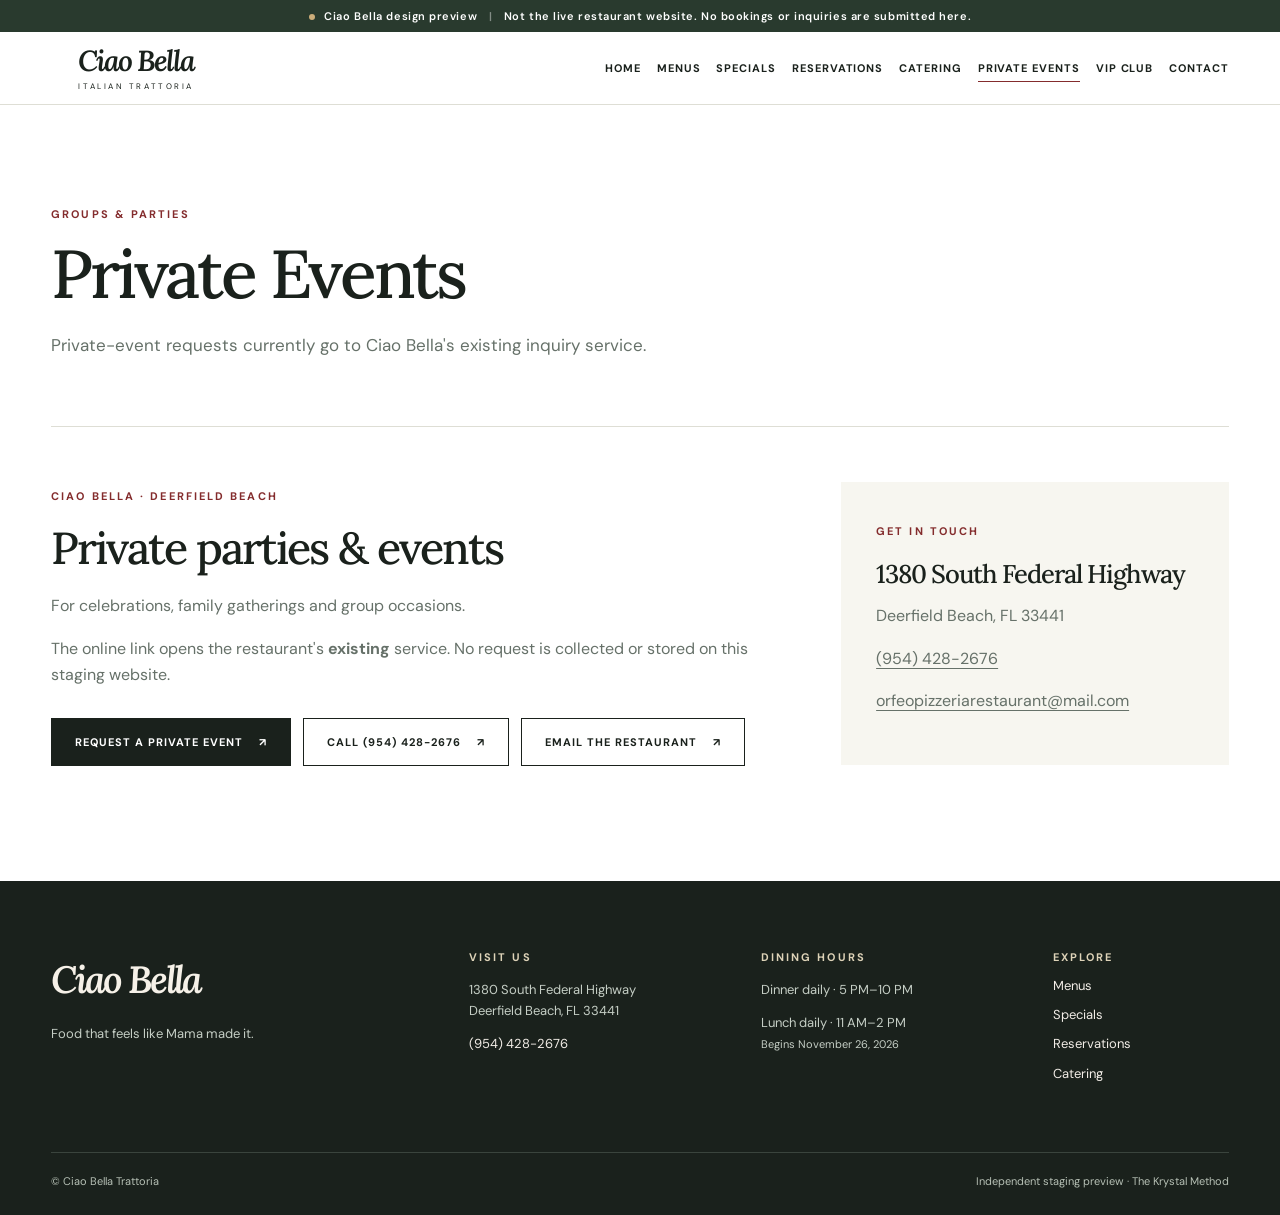
<file: site/events.html>
<!doctype html>
<html lang="en"><head><meta charset="utf-8"><meta name="viewport" content="width=device-width, initial-scale=1">
<meta name="robots" content="noindex,follow,noarchive"><meta name="theme-color" content="#18211b">
<meta name="description" content="Plan a private gathering or group event at Ciao Bella Italian Trattoria in Deerfield Beach. Contact the restaurant for availability."><title>Private Events &amp; Parties | Ciao Bella Trattoria</title>
<link rel="preconnect" href="https://fonts.googleapis.com"><link rel="preconnect" href="https://fonts.gstatic.com" crossorigin>
<link href="https://fonts.googleapis.com/css2?family=Lora:wght@400;500;600;700&family=DM+Sans:wght@400;500;600;700&display=swap" rel="stylesheet">
<link rel="stylesheet" href="styles.css"><script src="app.js" defer></script>
<meta property="og:site_name" content="Ciao Bella Italian Trattoria"><meta property="og:type" content="website"><meta property="og:locale" content="en_US">
<meta property="og:title" content="Private Events &amp; Parties | Ciao Bella Trattoria"><meta property="og:description" content="Plan a private gathering or group event at Ciao Bella Italian Trattoria in Deerfield Beach. Contact the restaurant for availability.">
<meta property="og:url" content="https://krystal929-afk.github.io/Ciao-Bella/events.html"><meta property="og:image" content="https://krystal929-afk.github.io/Ciao-Bella/assets/3640.png">
<meta property="og:image:alt" content="Ciao Bella Italian Trattoria official logo">
<meta name="twitter:card" content="summary_large_image"><link rel="icon" type="image/png" href="assets/3640.png">

</head>
<body>
<div class="preview"><span class="dot" aria-hidden="true"></span> Ciao Bella design preview <span class="preview-split">|</span> Not the live restaurant website. No bookings or inquiries are submitted here.</div>
<header class="header"><div class="header-inner">
<a class="brand" href="index.html" aria-label="Ciao Bella Trattoria home"><span class="brand-script">Ciao Bella</span><span class="brand-rule">ITALIAN TRATTORIA</span></a>
<button class="nav-toggle" aria-expanded="false" aria-controls="site-navigation" aria-label="Open navigation"><span></span><span></span><span></span></button>
<nav id="site-navigation" class="nav" aria-label="Main navigation"><a class="" href="index.html" >Home</a><a class="" href="menus.html" >Menus</a><a class="" href="specials.html" >Specials</a><a class="" href="reservations.html" >Reservations</a><a class="" href="catering.html" >Catering</a><a class="active" href="events.html" aria-current="page">Private Events</a><a class="" href="vip.html" >VIP Club</a><a class="" href="contact.html" >Contact</a></nav></div></header>
<main id="main"><section class="page-hero container"><div class="eyebrow">GROUPS & PARTIES</div><h1>Private Events</h1><p>Private-event requests currently go to Ciao Bella's existing inquiry service.</p></section>
<section class="container section-small cb-service-route"><div><span class="eyebrow">CIAO BELLA · DEERFIELD BEACH</span><h2>Private parties &amp; events</h2><p>For celebrations, family gatherings and group occasions.</p>
<p>The online link opens the restaurant's <strong>existing</strong> service. No request is collected or stored on this staging website.</p><div class="buttons"><a class="btn btn-dark" href="https://tmt.spotapps.co/private-parties?spot_id=344525" data-service="private_events" data-service="private_events" target="_blank" rel="noopener noreferrer">Request a private event<span aria-hidden="true">↗</span></a><a class="btn btn-outline" href="tel:+19544282676">Call (954) 428-2676<span aria-hidden="true">↗</span></a><a class="btn btn-outline" href="mailto:orfeopizzeriarestaurant@mail.com">Email the restaurant<span aria-hidden="true">↗</span></a></div></div>
<div class="cb-service-info"><span class="eyebrow">GET IN TOUCH</span><h3>1380 South Federal Highway</h3><p>Deerfield Beach, FL 33441</p><p><a href="tel:+19544282676">(954) 428-2676</a></p><p><a href="mailto:orfeopizzeriarestaurant@mail.com">orfeopizzeriarestaurant@mail.com</a></p></div></section></main>
<footer class="footer"><div class="footer-main container">
<div class="footer-brand"><div class="brand-script">Ciao Bella</div><p>Food that feels like Mama made it.</p></div>
<div><div class="eyebrow light">VISIT US</div><address>1380 South Federal Highway<br>Deerfield Beach, FL 33441</address><a href="tel:+19544282676">(954) 428-2676</a></div>
<div><div class="eyebrow light">DINING HOURS</div><p>Dinner daily · 5 PM–10 PM</p><p>Lunch daily · 11 AM–2 PM<br><small>Begins November 26, 2026</small></p></div>
<div><div class="eyebrow light">EXPLORE</div><a href="menus.html">Menus</a><a href="specials.html">Specials</a><a href="reservations.html">Reservations</a><a href="catering.html">Catering</a></div>
</div><div class="footer-bottom container"><span>© Ciao Bella Trattoria</span><span>Independent staging preview · The Krystal Method</span></div></footer>
</body></html>
</file>
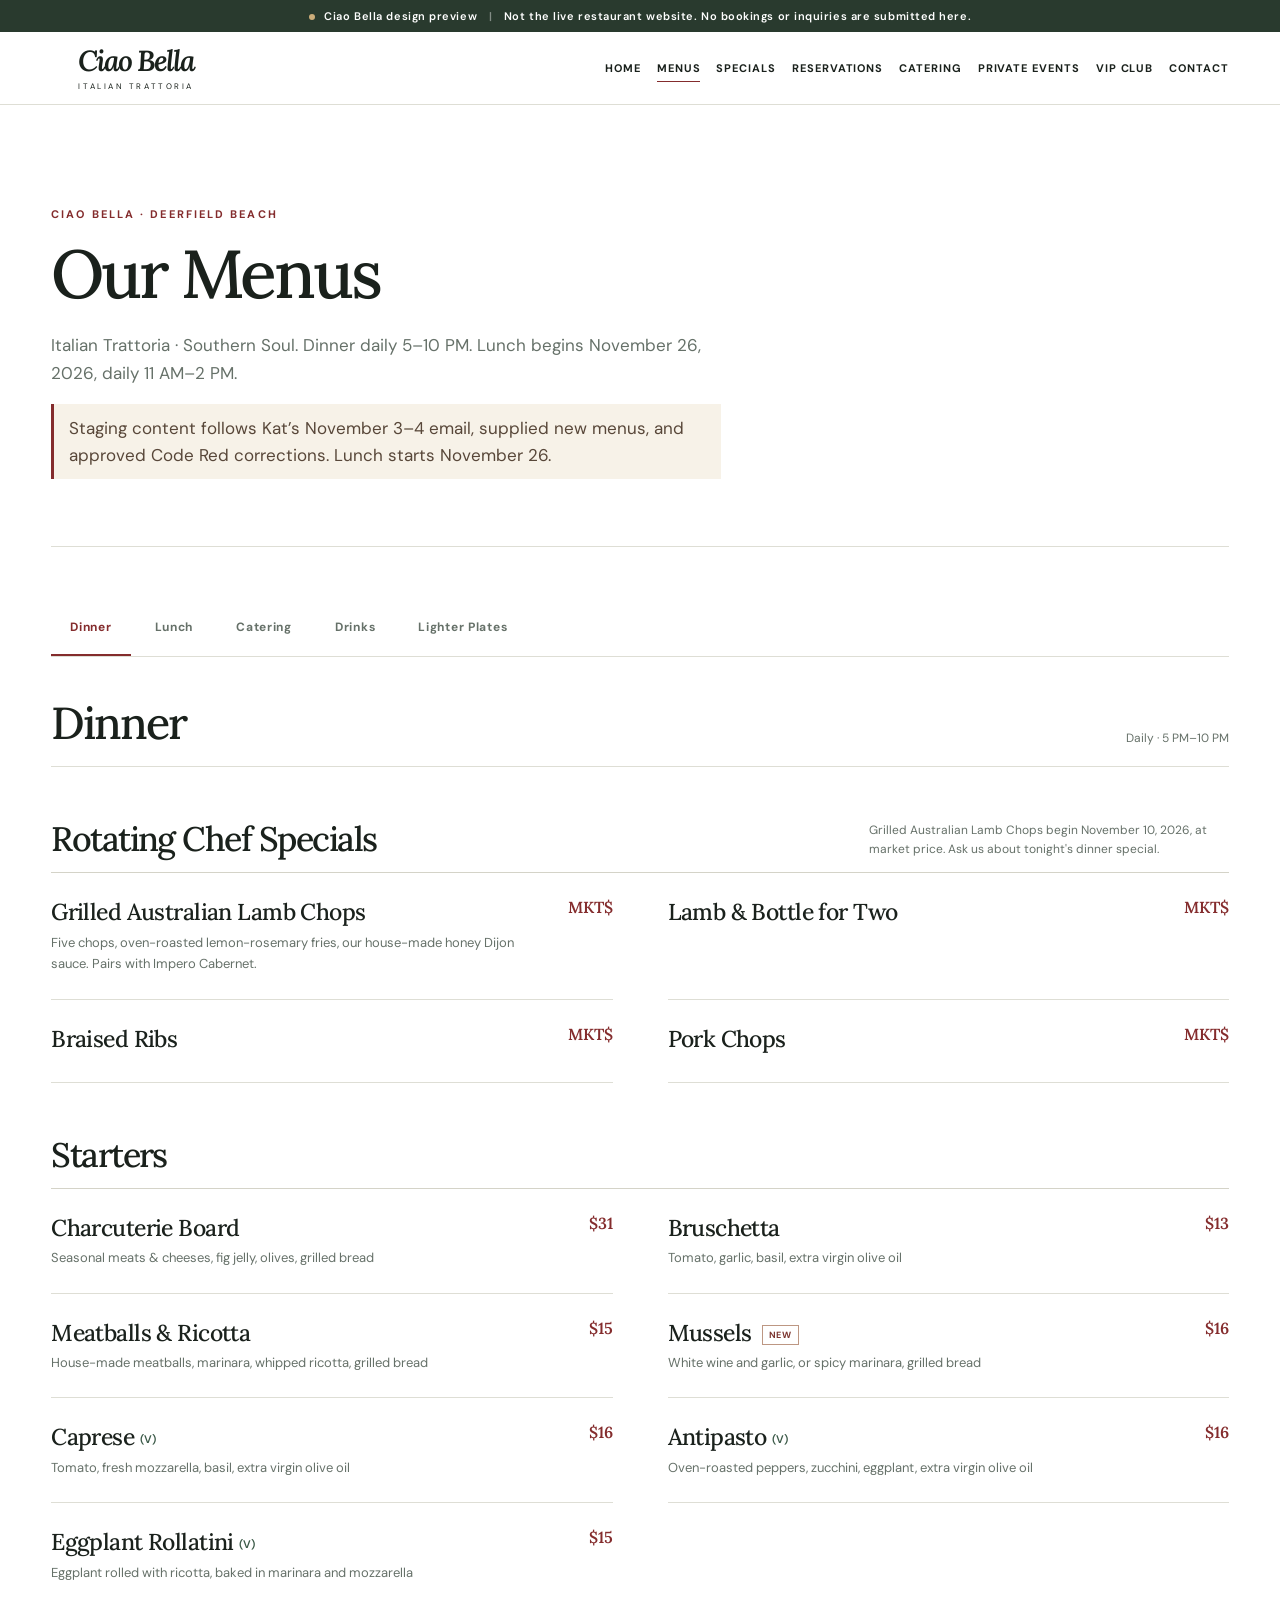
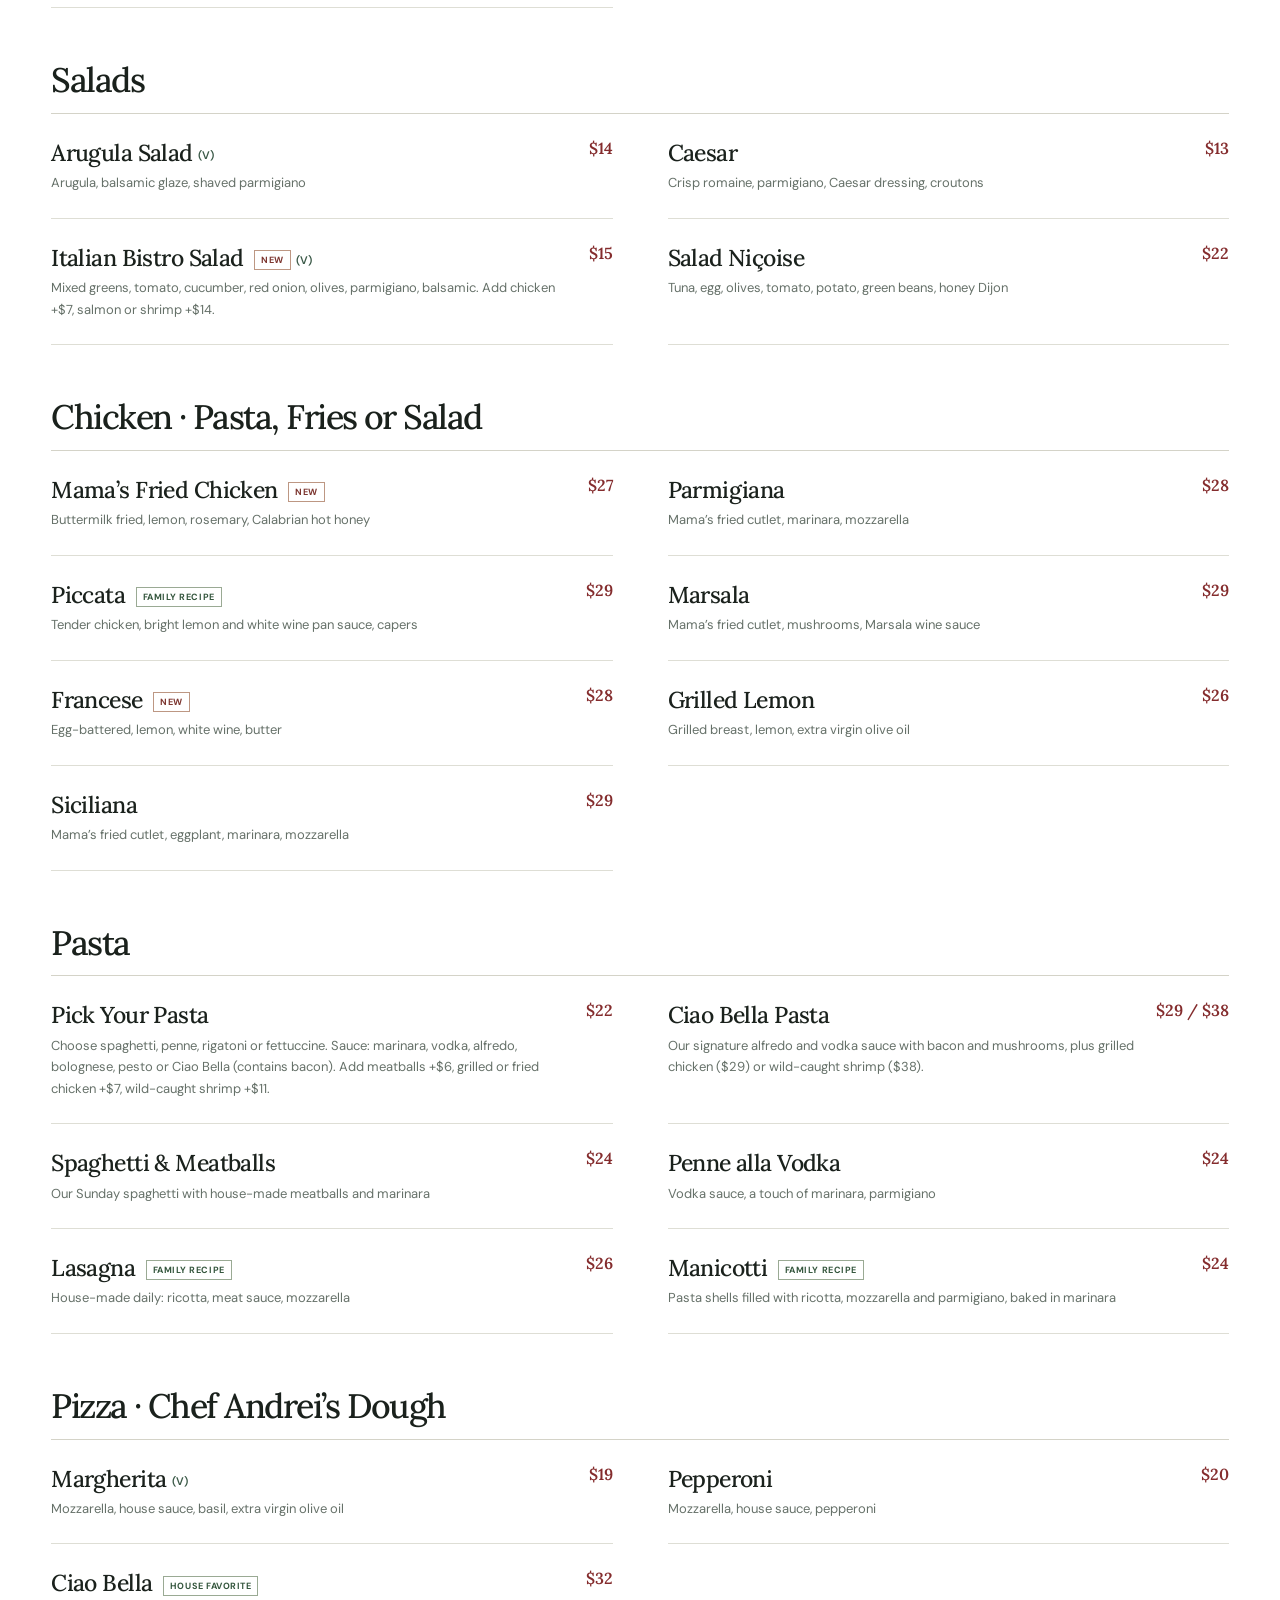
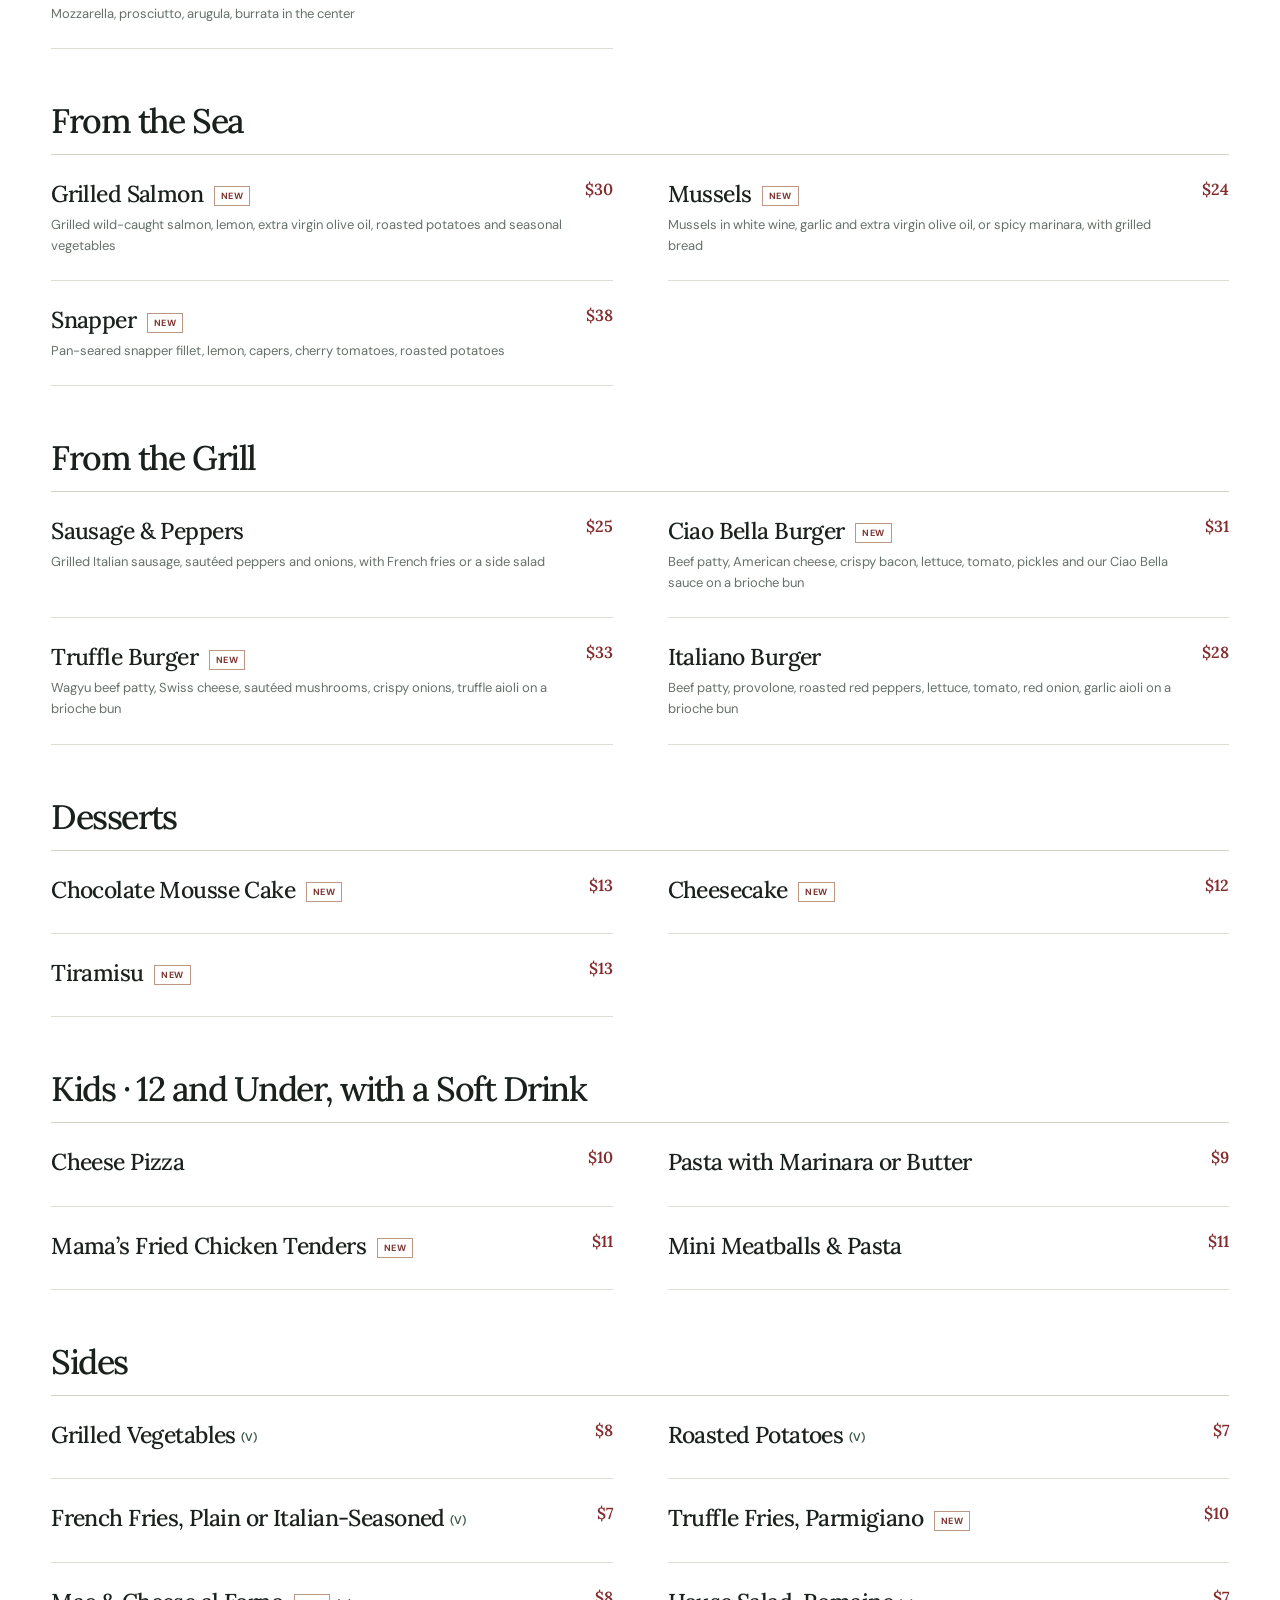
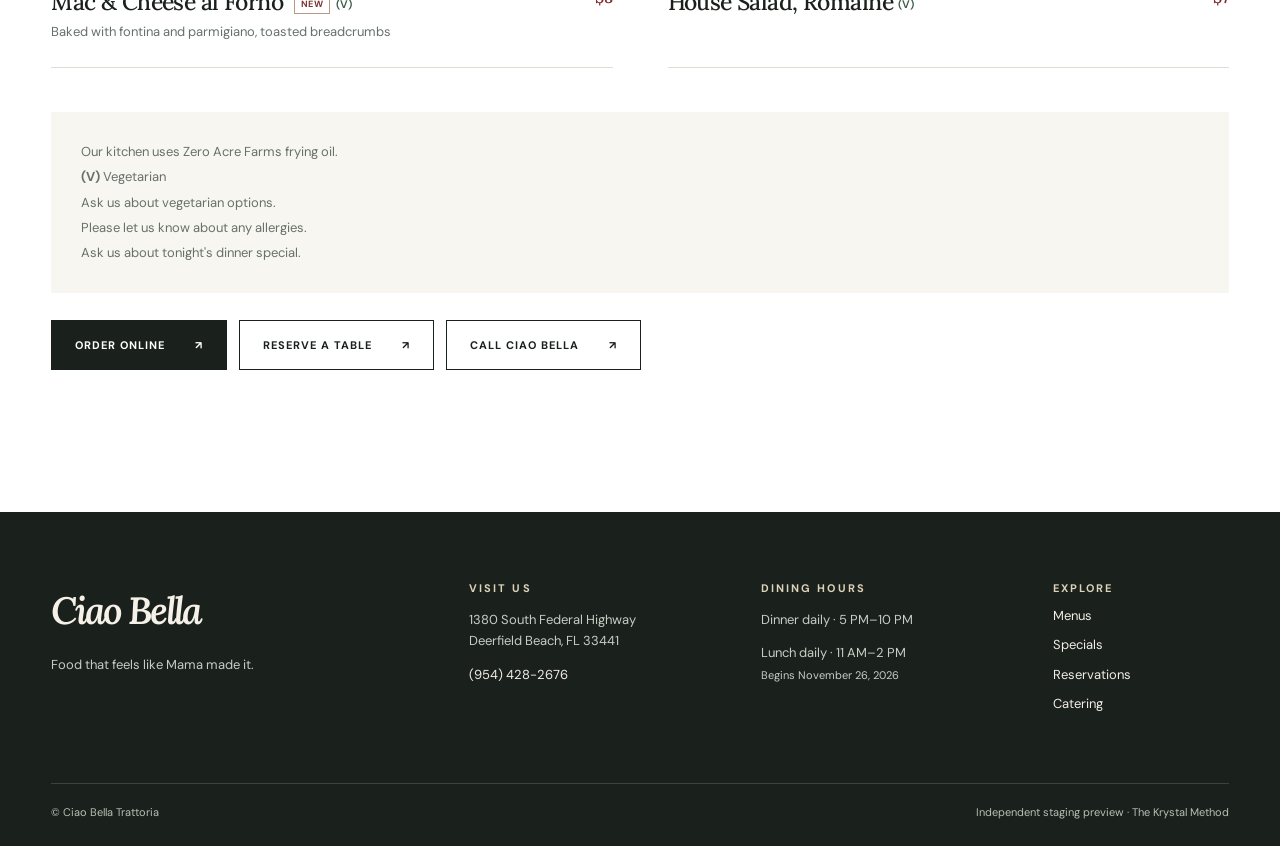
<file: site/menus.html>
<!doctype html>
<html lang="en"><head><meta charset="utf-8"><meta name="viewport" content="width=device-width, initial-scale=1">
<meta name="robots" content="noindex,follow,noarchive"><meta name="theme-color" content="#18211b">
<meta name="description" content="See Ciao Bella Trattoria menu highlights, rotating chef specials and upcoming lunch offerings in Deerfield Beach, Florida."><title>Italian Food Menus | Ciao Bella Trattoria, Deerfield Beach</title>
<link rel="preconnect" href="https://fonts.googleapis.com"><link rel="preconnect" href="https://fonts.gstatic.com" crossorigin>
<link href="https://fonts.googleapis.com/css2?family=Lora:wght@400;500;600;700&family=DM+Sans:wght@400;500;600;700&display=swap" rel="stylesheet">
<link rel="stylesheet" href="styles.css"><script src="app.js" defer></script>
<meta property="og:site_name" content="Ciao Bella Italian Trattoria"><meta property="og:type" content="website"><meta property="og:locale" content="en_US">
<meta property="og:title" content="Italian Food Menus | Ciao Bella Trattoria, Deerfield Beach"><meta property="og:description" content="See Ciao Bella Trattoria menu highlights, rotating chef specials and upcoming lunch offerings in Deerfield Beach, Florida.">
<meta property="og:url" content="https://krystal929-afk.github.io/Ciao-Bella/menus.html"><meta property="og:image" content="https://krystal929-afk.github.io/Ciao-Bella/assets/3640.png">
<meta property="og:image:alt" content="Ciao Bella Italian Trattoria official logo">
<meta name="twitter:card" content="summary_large_image"><link rel="icon" type="image/png" href="assets/3640.png">

</head>
<body>
<div class="preview"><span class="dot" aria-hidden="true"></span> Ciao Bella design preview <span class="preview-split">|</span> Not the live restaurant website. No bookings or inquiries are submitted here.</div>
<header class="header"><div class="header-inner">
<a class="brand" href="index.html" aria-label="Ciao Bella Trattoria home"><span class="brand-script">Ciao Bella</span><span class="brand-rule">ITALIAN TRATTORIA</span></a>
<button class="nav-toggle" aria-expanded="false" aria-controls="site-navigation" aria-label="Open navigation"><span></span><span></span><span></span></button>
<nav id="site-navigation" class="nav" aria-label="Main navigation"><a class="" href="index.html" >Home</a><a class="active" href="menus.html" aria-current="page">Menus</a><a class="" href="specials.html" >Specials</a><a class="" href="reservations.html" >Reservations</a><a class="" href="catering.html" >Catering</a><a class="" href="events.html" >Private Events</a><a class="" href="vip.html" >VIP Club</a><a class="" href="contact.html" >Contact</a></nav></div></header>
<main id="main"><section class="page-hero container"><div class="eyebrow">CIAO BELLA · DEERFIELD BEACH</div><h1>Our Menus</h1><p>Italian Trattoria · Southern Soul. Dinner daily 5–10 PM. Lunch begins November 26, 2026, daily 11 AM–2 PM.</p><p class="menu-warning">Staging content follows Kat’s November 3–4 email, supplied new menus, and approved Code Red corrections. Lunch starts November 26.</p></section><section class="container section-small"><div class="tabs menu-category-tabs" role="tablist" aria-label="Menu categories"><button class="tab selected" type="button" role="tab" aria-selected="true" data-tab="menu-0" id="tab-menu-0" aria-controls="menu-0" tabindex="0">Dinner</button><button class="tab " type="button" role="tab" aria-selected="false" data-tab="menu-1" id="tab-menu-1" aria-controls="menu-1" tabindex="-1">Lunch</button><button class="tab " type="button" role="tab" aria-selected="false" data-tab="menu-2" id="tab-menu-2" aria-controls="menu-2" tabindex="-1">Catering</button><button class="tab " type="button" role="tab" aria-selected="false" data-tab="menu-3" id="tab-menu-3" aria-controls="menu-3" tabindex="-1">Drinks</button><button class="tab " type="button" role="tab" aria-selected="false" data-tab="menu-4" id="tab-menu-4" aria-controls="menu-4" tabindex="-1">Lighter Plates</button></div><div class="menu-panel is-active" id="menu-0" role="tabpanel" aria-labelledby="tab-menu-0" tabindex="0" >
<div class="menu-panel-heading"><h2>Dinner</h2><span>Daily · 5 PM–10 PM</span></div>
<section class="menu-subsection"><div class="menu-subsection-heading"><h3>Rotating Chef Specials</h3><p>Grilled Australian Lamb Chops begin November 10, 2026, at market price. Ask us about tonight's dinner special.</p></div><div class="menu-list"><div class="menu-item"><div><h4>Grilled Australian Lamb Chops</h4><p>Five chops, oven-roasted lemon-rosemary fries, our house-made honey Dijon sauce. Pairs with Impero Cabernet.</p></div><strong>MKT$</strong></div><div class="menu-item"><div><h4>Lamb &amp; Bottle for Two</h4></div><strong>MKT$</strong></div><div class="menu-item"><div><h4>Braised Ribs</h4></div><strong>MKT$</strong></div><div class="menu-item"><div><h4>Pork Chops</h4></div><strong>MKT$</strong></div></div></section>
<section class="menu-subsection"><div class="menu-subsection-heading"><h3>Starters</h3></div><div class="menu-list"><div class="menu-item"><div><h4>Charcuterie Board</h4><p>Seasonal meats &amp; cheeses, fig jelly, olives, grilled bread</p></div><strong>$31</strong></div><div class="menu-item"><div><h4>Bruschetta</h4><p>Tomato, garlic, basil, extra virgin olive oil</p></div><strong>$13</strong></div><div class="menu-item"><div><h4>Meatballs &amp; Ricotta</h4><p>House-made meatballs, marinara, whipped ricotta, grilled bread</p></div><strong>$15</strong></div><div class="menu-item"><div><h4>Mussels <span class="menu-tag menu-tag-new">NEW</span></h4><p>White wine and garlic, or spicy marinara, grilled bread</p></div><strong>$16</strong></div><div class="menu-item"><div><h4>Caprese <span class="menu-v" aria-label="Vegetarian">(V)</span></h4><p>Tomato, fresh mozzarella, basil, extra virgin olive oil</p></div><strong>$16</strong></div><div class="menu-item"><div><h4>Antipasto <span class="menu-v" aria-label="Vegetarian">(V)</span></h4><p>Oven-roasted peppers, zucchini, eggplant, extra virgin olive oil</p></div><strong>$16</strong></div><div class="menu-item"><div><h4>Eggplant Rollatini <span class="menu-v" aria-label="Vegetarian">(V)</span></h4><p>Eggplant rolled with ricotta, baked in marinara and mozzarella</p></div><strong>$15</strong></div></div></section>
<section class="menu-subsection"><div class="menu-subsection-heading"><h3>Salads</h3></div><div class="menu-list"><div class="menu-item"><div><h4>Arugula Salad <span class="menu-v" aria-label="Vegetarian">(V)</span></h4><p>Arugula, balsamic glaze, shaved parmigiano</p></div><strong>$14</strong></div><div class="menu-item"><div><h4>Caesar</h4><p>Crisp romaine, parmigiano, Caesar dressing, croutons</p></div><strong>$13</strong></div><div class="menu-item"><div><h4>Italian Bistro Salad <span class="menu-tag menu-tag-new">NEW</span> <span class="menu-v" aria-label="Vegetarian">(V)</span></h4><p>Mixed greens, tomato, cucumber, red onion, olives, parmigiano, balsamic. Add chicken +$7, salmon or shrimp +$14.</p></div><strong>$15</strong></div><div class="menu-item"><div><h4>Salad Niçoise</h4><p>Tuna, egg, olives, tomato, potato, green beans, honey Dijon</p></div><strong>$22</strong></div></div></section>
<section class="menu-subsection"><div class="menu-subsection-heading"><h3>Chicken · Pasta, Fries or Salad</h3></div><div class="menu-list"><div class="menu-item"><div><h4>Mama’s Fried Chicken <span class="menu-tag menu-tag-new">NEW</span></h4><p>Buttermilk fried, lemon, rosemary, Calabrian hot honey</p></div><strong>$27</strong></div><div class="menu-item"><div><h4>Parmigiana</h4><p>Mama’s fried cutlet, marinara, mozzarella</p></div><strong>$28</strong></div><div class="menu-item"><div><h4>Piccata <span class="menu-tag menu-tag-family-recipe">FAMILY RECIPE</span></h4><p>Tender chicken, bright lemon and white wine pan sauce, capers</p></div><strong>$29</strong></div><div class="menu-item"><div><h4>Marsala</h4><p>Mama’s fried cutlet, mushrooms, Marsala wine sauce</p></div><strong>$29</strong></div><div class="menu-item"><div><h4>Francese <span class="menu-tag menu-tag-new">NEW</span></h4><p>Egg-battered, lemon, white wine, butter</p></div><strong>$28</strong></div><div class="menu-item"><div><h4>Grilled Lemon</h4><p>Grilled breast, lemon, extra virgin olive oil</p></div><strong>$26</strong></div><div class="menu-item"><div><h4>Siciliana</h4><p>Mama’s fried cutlet, eggplant, marinara, mozzarella</p></div><strong>$29</strong></div></div></section>
<section class="menu-subsection"><div class="menu-subsection-heading"><h3>Pasta</h3></div><div class="menu-list"><div class="menu-item"><div><h4>Pick Your Pasta</h4><p>Choose spaghetti, penne, rigatoni or fettuccine. Sauce: marinara, vodka, alfredo, bolognese, pesto or Ciao Bella (contains bacon). Add meatballs +$6, grilled or fried chicken +$7, wild-caught shrimp +$11.</p></div><strong>$22</strong></div><div class="menu-item"><div><h4>Ciao Bella Pasta</h4><p>Our signature alfredo and vodka sauce with bacon and mushrooms, plus grilled chicken ($29) or wild-caught shrimp ($38).</p></div><strong>$29 / $38</strong></div><div class="menu-item"><div><h4>Spaghetti &amp; Meatballs</h4><p>Our Sunday spaghetti with house-made meatballs and marinara</p></div><strong>$24</strong></div><div class="menu-item"><div><h4>Penne alla Vodka</h4><p>Vodka sauce, a touch of marinara, parmigiano</p></div><strong>$24</strong></div><div class="menu-item"><div><h4>Lasagna <span class="menu-tag menu-tag-family-recipe">FAMILY RECIPE</span></h4><p>House-made daily: ricotta, meat sauce, mozzarella</p></div><strong>$26</strong></div><div class="menu-item"><div><h4>Manicotti <span class="menu-tag menu-tag-family-recipe">FAMILY RECIPE</span></h4><p>Pasta shells filled with ricotta, mozzarella and parmigiano, baked in marinara</p></div><strong>$24</strong></div></div></section>
<section class="menu-subsection"><div class="menu-subsection-heading"><h3>Pizza · Chef Andrei’s Dough</h3></div><div class="menu-list"><div class="menu-item"><div><h4>Margherita <span class="menu-v" aria-label="Vegetarian">(V)</span></h4><p>Mozzarella, house sauce, basil, extra virgin olive oil</p></div><strong>$19</strong></div><div class="menu-item"><div><h4>Pepperoni</h4><p>Mozzarella, house sauce, pepperoni</p></div><strong>$20</strong></div><div class="menu-item"><div><h4>Ciao Bella <span class="menu-tag menu-tag-house-favorite">HOUSE FAVORITE</span></h4><p>Mozzarella, prosciutto, arugula, burrata in the center</p></div><strong>$32</strong></div></div></section>
<section class="menu-subsection"><div class="menu-subsection-heading"><h3>From the Sea</h3></div><div class="menu-list"><div class="menu-item"><div><h4>Grilled Salmon <span class="menu-tag menu-tag-new">NEW</span></h4><p>Grilled wild-caught salmon, lemon, extra virgin olive oil, roasted potatoes and seasonal vegetables</p></div><strong>$30</strong></div><div class="menu-item"><div><h4>Mussels <span class="menu-tag menu-tag-new">NEW</span></h4><p>Mussels in white wine, garlic and extra virgin olive oil, or spicy marinara, with grilled bread</p></div><strong>$24</strong></div><div class="menu-item"><div><h4>Snapper <span class="menu-tag menu-tag-new">NEW</span></h4><p>Pan-seared snapper fillet, lemon, capers, cherry tomatoes, roasted potatoes</p></div><strong>$38</strong></div></div></section>
<section class="menu-subsection"><div class="menu-subsection-heading"><h3>From the Grill</h3></div><div class="menu-list"><div class="menu-item"><div><h4>Sausage &amp; Peppers</h4><p>Grilled Italian sausage, sautéed peppers and onions, with French fries or a side salad</p></div><strong>$25</strong></div><div class="menu-item"><div><h4>Ciao Bella Burger <span class="menu-tag menu-tag-new">NEW</span></h4><p>Beef patty, American cheese, crispy bacon, lettuce, tomato, pickles and our Ciao Bella sauce on a brioche bun</p></div><strong>$31</strong></div><div class="menu-item"><div><h4>Truffle Burger <span class="menu-tag menu-tag-new">NEW</span></h4><p>Wagyu beef patty, Swiss cheese, sautéed mushrooms, crispy onions, truffle aioli on a brioche bun</p></div><strong>$33</strong></div><div class="menu-item"><div><h4>Italiano Burger</h4><p>Beef patty, provolone, roasted red peppers, lettuce, tomato, red onion, garlic aioli on a brioche bun</p></div><strong>$28</strong></div></div></section>
<section class="menu-subsection"><div class="menu-subsection-heading"><h3>Desserts</h3></div><div class="menu-list"><div class="menu-item"><div><h4>Chocolate Mousse Cake <span class="menu-tag menu-tag-new">NEW</span></h4></div><strong>$13</strong></div><div class="menu-item"><div><h4>Cheesecake <span class="menu-tag menu-tag-new">NEW</span></h4></div><strong>$12</strong></div><div class="menu-item"><div><h4>Tiramisu <span class="menu-tag menu-tag-new">NEW</span></h4></div><strong>$13</strong></div></div></section>
<section class="menu-subsection"><div class="menu-subsection-heading"><h3>Kids · 12 and Under, with a Soft Drink</h3></div><div class="menu-list"><div class="menu-item"><div><h4>Cheese Pizza</h4></div><strong>$10</strong></div><div class="menu-item"><div><h4>Pasta with Marinara or Butter</h4></div><strong>$9</strong></div><div class="menu-item"><div><h4>Mama’s Fried Chicken Tenders <span class="menu-tag menu-tag-new">NEW</span></h4></div><strong>$11</strong></div><div class="menu-item"><div><h4>Mini Meatballs &amp; Pasta</h4></div><strong>$11</strong></div></div></section>
<section class="menu-subsection"><div class="menu-subsection-heading"><h3>Sides</h3></div><div class="menu-list"><div class="menu-item"><div><h4>Grilled Vegetables <span class="menu-v" aria-label="Vegetarian">(V)</span></h4></div><strong>$8</strong></div><div class="menu-item"><div><h4>Roasted Potatoes <span class="menu-v" aria-label="Vegetarian">(V)</span></h4></div><strong>$7</strong></div><div class="menu-item"><div><h4>French Fries, Plain or Italian-Seasoned <span class="menu-v" aria-label="Vegetarian">(V)</span></h4></div><strong>$7</strong></div><div class="menu-item"><div><h4>Truffle Fries, Parmigiano <span class="menu-tag menu-tag-new">NEW</span></h4></div><strong>$10</strong></div><div class="menu-item"><div><h4>Mac &amp; Cheese al Forno <span class="menu-tag menu-tag-new">NEW</span> <span class="menu-v" aria-label="Vegetarian">(V)</span></h4><p>Baked with fontina and parmigiano, toasted breadcrumbs</p></div><strong>$8</strong></div><div class="menu-item"><div><h4>House Salad, Romaine <span class="menu-v" aria-label="Vegetarian">(V)</span></h4></div><strong>$7</strong></div></div></section>
</div>
<div class="menu-panel " id="menu-1" role="tabpanel" aria-labelledby="tab-menu-1" tabindex="0" hidden>
<div class="menu-panel-heading"><h2>Lunch</h2><span>Starts November 26, 2026 · Daily 11 AM–2 PM</span></div>
<section class="menu-subsection"><div class="menu-subsection-heading"><h3>Lunch Combos</h3></div><div class="menu-list"><div class="menu-item"><div><h4>Panino &amp; Soup</h4><p>Any whole panino plus a cup of soup. Dine-in or to-go.</p></div><strong>$22</strong></div><div class="menu-item"><div><h4>Lunch Combo</h4><p>Half a panino plus soup or small salad.</p></div><strong>$16</strong></div></div></section>
<section class="menu-subsection"><div class="menu-subsection-heading"><h3>Panini · Chef Andrei’s House-Made Bread</h3><p>Fresh panuozzo bread. A classic Cusano’s roll is available on request.</p></div><div class="menu-list"><div class="menu-item"><div><h4>Pollo Fritto <span class="menu-tag menu-tag-new">NEW</span></h4><p>Buttermilk fried chicken, Calabrian hot honey, provolone, pickled peppers</p></div><strong>$19</strong></div><div class="menu-item"><div><h4>Sausage &amp; Peppers</h4><p>Grilled Italian sausage, peppers, onions</p></div><strong>$19</strong></div><div class="menu-item"><div><h4>Chicken Parmigiana</h4><p>Mama’s fried chicken cutlet, marinara, mozzarella</p></div><strong>$19</strong></div><div class="menu-item"><div><h4>Meatball Parmigiana</h4><p>House-made meatballs, marinara, melted mozzarella</p></div><strong>$19</strong></div><div class="menu-item"><div><h4>Caprese <span class="menu-v" aria-label="Vegetarian">(V)</span></h4><p>Tomato, fresh mozzarella, basil, pesto</p></div><strong>$19</strong></div><div class="menu-item"><div><h4>Make Your Own Panino</h4><p>Roll included. Build it your way or make it a half-panino combo for $16.</p></div><strong>$3.50 / ingredient</strong></div></div></section>
<section class="menu-subsection"><div class="menu-subsection-heading"><h3>Pizza &amp; Calzone</h3></div><div class="menu-list"><div class="menu-item"><div><h4>Personal Pizza</h4><p>Margherita, pepperoni, or Ciao Bella</p></div><strong>$16</strong></div><div class="menu-item"><div><h4>Calzone <span class="menu-v" aria-label="Vegetarian">(V)</span></h4><p>Ricotta, parmigiano and mozzarella. Add sausage, chicken, ham or pepperoni +$3.</p></div><strong>$16</strong></div></div></section>
<section class="menu-subsection"><div class="menu-subsection-heading"><h3>House-Made Soup</h3></div><div class="menu-list"><div class="menu-item"><div><h4>Tomato <span class="menu-v" aria-label="Vegetarian">(V)</span></h4><p>Tomato, basil, extra virgin olive oil</p></div><strong>$7 cup / $13 bowl</strong></div><div class="menu-item"><div><h4>Pasta e Fagioli</h4><p>Pasta, beans, bacon</p></div><strong>$7 cup / $13 bowl</strong></div><div class="menu-item"><div><h4>Stracciatella</h4><p>Egg, parmigiano and spinach in chicken broth</p></div><strong>$7 cup / $13 bowl</strong></div></div></section>
<section class="menu-subsection"><div class="menu-subsection-heading"><h3>Lunch Specials</h3></div><div class="menu-list"><div class="menu-item"><div><h4>Ciao Bella Pasta</h4><p>Alfredo-vodka blend with bacon and mushrooms, plus grilled chicken ($20) or wild-caught shrimp ($23).</p></div><strong>$20 / $23</strong></div><div class="menu-item"><div><h4>Pasta Plate</h4><p>Choice of pasta and sauce, including our house favorite Ciao Bella (contains bacon), plus a soda</p></div><strong>$16</strong></div><div class="menu-item"><div><h4>Chicken Parm &amp; Pasta</h4><p>Mama’s fried chicken parmigiana, pasta, house salad</p></div><strong>$20</strong></div></div></section>
<section class="menu-subsection"><div class="menu-subsection-heading"><h3>From the Grill</h3></div><div class="menu-list"><div class="menu-item"><div><h4>Grilled Chicken Breast Plate</h4><p>Seasonal roasted vegetables, extra virgin olive oil</p></div><strong>$21</strong></div><div class="menu-item"><div><h4>Grilled Salmon Plate <span class="menu-tag menu-tag-new">NEW</span></h4><p>Wild-caught salmon, seasonal roasted vegetables, extra virgin olive oil</p></div><strong>$27</strong></div><div class="menu-item"><div><h4>Sausage &amp; Peppers Plate</h4><p>Grilled Italian sausage and sautéed peppers, with French fries or a side salad</p></div><strong>$19</strong></div></div></section>
<section class="menu-subsection"><div class="menu-subsection-heading"><h3>The Burgers</h3><p>Grilled to order on a brioche bun, served with French fries (plain or Italian-seasoned). Upgrade to truffle fries +$3.</p></div><div class="menu-list"><div class="menu-item"><div><h4>Ciao Bella Burger <span class="menu-tag menu-tag-new">NEW</span></h4><p>Beef patty, American cheese, crispy bacon, lettuce, tomato, pickles and our Ciao Bella sauce</p></div><strong>$30</strong></div><div class="menu-item"><div><h4>Truffle Burger <span class="menu-tag menu-tag-new">NEW</span></h4><p>Wagyu beef patty, Swiss cheese, sautéed mushrooms, crispy onions, truffle aioli</p></div><strong>$33</strong></div><div class="menu-item"><div><h4>Italiano Burger</h4><p>Beef patty, provolone, roasted red peppers, lettuce, tomato, red onion, garlic aioli</p></div><strong>$27</strong></div></div></section>
<section class="menu-subsection"><div class="menu-subsection-heading"><h3>Salads</h3></div><div class="menu-list"><div class="menu-item"><div><h4>Salad Niçoise</h4><p>Canned tuna, egg, olives, tomato, potato, green beans, honey Dijon vinaigrette</p></div><strong>$22</strong></div><div class="menu-item"><div><h4>Caprese <span class="menu-v" aria-label="Vegetarian">(V)</span></h4><p>Tomato, fresh mozzarella, basil, extra virgin olive oil</p></div><strong>$14</strong></div><div class="menu-item"><div><h4>Arugula Salad <span class="menu-v" aria-label="Vegetarian">(V)</span></h4><p>Arugula, balsamic glaze, shaved parmigiano</p></div><strong>$13</strong></div><div class="menu-item"><div><h4>House Salad <span class="menu-v" aria-label="Vegetarian">(V)</span></h4><p>Crisp romaine, house dressing or any dressing</p></div><strong>$11</strong></div><div class="menu-item"><div><h4>Caesar Salad</h4><p>Crisp romaine, parmigiano, Caesar dressing, croutons</p></div><strong>$13</strong></div><div class="menu-item"><div><h4>Italian Bistro Salad <span class="menu-tag menu-tag-new">NEW</span> <span class="menu-v" aria-label="Vegetarian">(V)</span></h4><p>Mixed greens, tomato, cucumber, red onion, olives, parmigiano, balsamic</p></div><strong>$14</strong></div><div class="menu-item"><div><h4>Add a Protein</h4><p>Chicken +$7; wild-caught salmon +$14; shrimp, grilled or fried (breaded) +$14.</p></div><strong>+$7 / +$14</strong></div></div></section>
<section class="menu-subsection"><div class="menu-subsection-heading"><h3>Sides</h3></div><div class="menu-list"><div class="menu-item"><div><h4>Grilled Vegetables <span class="menu-v" aria-label="Vegetarian">(V)</span></h4></div><strong>$8</strong></div><div class="menu-item"><div><h4>Roasted Potatoes <span class="menu-v" aria-label="Vegetarian">(V)</span></h4></div><strong>$7</strong></div><div class="menu-item"><div><h4>French Fries, Plain or Italian-Seasoned <span class="menu-v" aria-label="Vegetarian">(V)</span></h4></div><strong>$7</strong></div><div class="menu-item"><div><h4>Truffle Fries, Parmigiano <span class="menu-tag menu-tag-new">NEW</span></h4></div><strong>$10</strong></div><div class="menu-item"><div><h4>Mac &amp; Cheese al Forno <span class="menu-tag menu-tag-new">NEW</span> <span class="menu-v" aria-label="Vegetarian">(V)</span></h4><p>Baked with fontina and parmigiano, toasted breadcrumbs</p></div><strong>$8</strong></div></div></section>
</div>
<div class="menu-panel " id="menu-2" role="tabpanel" aria-labelledby="tab-menu-2" tabindex="0" hidden>
<div class="menu-panel-heading"><h2>Catering</h2><span>Order 3 days ahead · Half &amp; full trays</span></div>
<section class="menu-subsection"><div class="menu-subsection-heading"><h3>Team Lunch Special</h3></div><div class="menu-list"><div class="menu-item"><div><h4>Team Lunch Special</h4><p>Full Chicken Alfredo tray and full Chicken Parmigiana tray, plus a salad tray on us. Order 3 days ahead.</p></div><strong>$205</strong></div><div class="menu-item"><div><h4>Add a Charcuterie Platter</h4><p>With the Team Lunch Special.</p></div><strong>+$69</strong></div></div></section>
<section class="menu-subsection"><div class="menu-subsection-heading"><h3>Pasta Trays</h3><p>Half tray / Full tray</p></div><div class="menu-list"><div class="menu-item"><div><h4>Chicken Alfredo</h4></div><strong>$60 / $105</strong></div><div class="menu-item"><div><h4>Rigatoni Bolognese</h4></div><strong>$50 / $90</strong></div><div class="menu-item"><div><h4>Ciao Bella Pasta</h4><p>Bacon, mushrooms, and chicken or shrimp. Shrimp +$15 half / +$25 full.</p></div><strong>$50 / $90</strong></div><div class="menu-item"><div><h4>Lasagna <span class="menu-tag menu-tag-family-recipe">FAMILY RECIPE</span></h4></div><strong>$65 / $110</strong></div></div></section>
<section class="menu-subsection"><div class="menu-subsection-heading"><h3>Pollo Fritto Trays</h3><p>Half tray / Full tray</p></div><div class="menu-list"><div class="menu-item"><div><h4>Fried Chicken, Bone-In <span class="menu-tag menu-tag-new">NEW</span></h4></div><strong>$60 / $110</strong></div><div class="menu-item"><div><h4>Fried Chicken Tenders, Hot Honey <span class="menu-tag menu-tag-new">NEW</span></h4></div><strong>$60 / $110</strong></div></div></section>
<section class="menu-subsection"><div class="menu-subsection-heading"><h3>Entrée Trays</h3><p>Chicken prices shown; call for veal pricing.</p></div><div class="menu-list"><div class="menu-item"><div><h4>Chicken or Veal Parmigiana, Fried Cutlet</h4><p>With pasta. Prices shown for chicken; veal: call for pricing.</p></div><strong>$65 / $105</strong></div><div class="menu-item"><div><h4>Grilled Chicken or Veal &amp; Vegetables</h4><p>Prices shown for chicken; veal: call for pricing.</p></div><strong>$65 / $105</strong></div></div></section>
<section class="menu-subsection"><div class="menu-subsection-heading"><h3>Pizza · Chef Andrei’s Dough</h3><p>Three days’ notice.</p></div><div class="menu-list"><div class="menu-item"><div><h4>Margherita <span class="menu-v" aria-label="Vegetarian">(V)</span></h4></div><strong>Call for price</strong></div><div class="menu-item"><div><h4>Pepperoni</h4></div><strong>Call for price</strong></div><div class="menu-item"><div><h4>Ciao Bella</h4></div><strong>Call for price</strong></div></div></section>
<section class="menu-subsection"><div class="menu-subsection-heading"><h3>Lunch Trays</h3></div><div class="menu-list"><div class="menu-item"><div><h4>Charcuterie Platter, Seasonal <span class="menu-tag menu-tag-new">NEW</span></h4><p>Serves 10</p></div><strong>$75</strong></div><div class="menu-item"><div><h4>Panini Platter, House-Made Bread</h4></div><strong>Call for price</strong></div><div class="menu-item"><div><h4>House Salad, Romaine <span class="menu-v" aria-label="Vegetarian">(V)</span></h4></div><strong>Call for price</strong></div><div class="menu-item"><div><h4>Arugula Salad <span class="menu-v" aria-label="Vegetarian">(V)</span></h4></div><strong>Call for price</strong></div><div class="menu-item"><div><h4>House-Made Soup, by the Quart</h4></div><strong>Call for price</strong></div></div></section>
<section class="menu-subsection"><div class="menu-subsection-heading"><h3>Dessert Trays</h3></div><div class="menu-list"><div class="menu-item"><div><h4>Chocolate Mousse Cake</h4></div><strong>Call for price</strong></div><div class="menu-item"><div><h4>Cheesecake</h4></div><strong>Call for price</strong></div><div class="menu-item"><div><h4>Tiramisu</h4></div><strong>Call for price</strong></div></div></section>
</div>
<div class="menu-panel " id="menu-3" role="tabpanel" aria-labelledby="tab-menu-3" tabindex="0" hidden>
<div class="menu-panel-heading"><h2>Drinks</h2><span>Lunch &amp; dinner · Wine Night Tue–Fri, 5 PM–10 PM</span></div>
<section class="menu-subsection"><div class="menu-subsection-heading"><h3>Wine Night · Tuesday–Friday, 5–10 PM</h3><p>Impero reds and whites. Glass $7, or $5 with a dish or board; bottle $19; bottle plus charcuterie board $44 (dine-in).</p></div><div class="menu-list"><div class="menu-item"><div><h4>Impero Glass</h4><p>$5 with a paired dish or board</p></div><strong>$7</strong></div><div class="menu-item"><div><h4>Impero Bottle</h4></div><strong>$19</strong></div><div class="menu-item"><div><h4>Impero Bottle + Charcuterie Board</h4></div><strong>$44</strong></div></div></section>
<section class="menu-subsection"><div class="menu-subsection-heading"><h3>House Wine</h3></div><div class="menu-list"><div class="menu-item"><div><h4>House Pinot Grigio, Istà</h4><p>White, Venezie, Italy</p></div><strong>$9 glass / $32 bottle</strong></div><div class="menu-item"><div><h4>House Montepulciano d’Abruzzo</h4><p>Red, Gran Sasso DOC, Abruzzo</p></div><strong>$9 glass / $32 bottle</strong></div></div></section>
<section class="menu-subsection"><div class="menu-subsection-heading"><h3>Impero Wines</h3></div><div class="menu-list"><div class="menu-item"><div><h4>Impero Cabernet · Red</h4><p>Pairs with lamb chops and Truffle Burger</p></div><strong>$38 bottle</strong></div><div class="menu-item"><div><h4>Impero Chianti · Red</h4><p>Pairs with Chicken Parmigiana, Spaghetti &amp; Meatballs and Lasagna</p></div><strong>$38 bottle</strong></div><div class="menu-item"><div><h4>Impero Merlot · Red</h4><p>Pairs with Chicken Marsala and Rigatoni Bolognese</p></div><strong>$38 bottle</strong></div><div class="menu-item"><div><h4>Impero Chardonnay · White</h4><p>Pairs with Mama’s Fried Chicken, Penne alla Vodka and alfredo pasta</p></div><strong>$38 bottle</strong></div><div class="menu-item"><div><h4>Impero Pinot Grigio · White</h4><p>Pairs with Piccata, Francese, Grilled Salmon, Snapper and Mussels</p></div><strong>$38 bottle</strong></div><div class="menu-item"><div><h4>Impero Rosé</h4><p>Pairs with Ciao Bella Pasta, Charcuterie Board and Margherita</p></div><strong>$38 bottle</strong></div></div></section>
<section class="menu-subsection"><div class="menu-subsection-heading"><h3>More Bottles</h3></div><div class="menu-list"><div class="menu-item"><div><h4>Le Cascine Sauvignon Blanc</h4><p>White, Italy</p></div><strong>$28 bottle</strong></div></div></section>
<section class="menu-subsection"><div class="menu-subsection-heading"><h3>Beer</h3></div><div class="menu-list"><div class="menu-item"><div><h4>Domestic Beer</h4><p>Bud Light, Coors Light, Michelob Ultra</p></div><strong>$6 bottle</strong></div><div class="menu-item"><div><h4>Imported Beer</h4><p>Modelo Especial, Corona Extra, Heineken, Stella Artois, Peroni, Dos Equis</p></div><strong>$7 bottle</strong></div></div></section>
<section class="menu-subsection"><div class="menu-subsection-heading"><h3>Soda</h3></div><div class="menu-list"><div class="menu-item"><div><h4>Canned Sodas</h4><p>Coca-Cola, Diet Coke, Coca-Cola Zero Sugar, Sprite, Fanta, Canada Dry Ginger Ale, Minute Maid Lemonade</p></div><strong>$3.50</strong></div></div></section>
<section class="menu-subsection"><div class="menu-subsection-heading"><h3>Water</h3></div><div class="menu-list"><div class="menu-item"><div><h4>San Pellegrino Sparkling</h4><p>500 mL</p></div><strong>$4.50</strong></div><div class="menu-item"><div><h4>Acqua Panna Still</h4><p>500 mL</p></div><strong>$4.50</strong></div></div></section>
<section class="menu-subsection"><div class="menu-subsection-heading"><h3>Coffee</h3></div><div class="menu-list"><div class="menu-item"><div><h4>Espresso</h4></div><strong>$3.50</strong></div><div class="menu-item"><div><h4>Cappuccino</h4></div><strong>$5</strong></div></div></section>
</div>
<div class="menu-panel " id="menu-4" role="tabpanel" aria-labelledby="tab-menu-4" tabindex="0" hidden>
<div class="menu-panel-heading"><h2>Lighter Plates</h2><span>Lunch &amp; dinner · Italian favorites</span></div>
<section class="menu-subsection"><div class="menu-subsection-heading"><h3>At Lunch · Starts November 26</h3></div><div class="menu-list"><div class="menu-item"><div><h4>Grilled Chicken Breast Plate</h4><p>Seasonal roasted vegetables, extra virgin olive oil</p></div><strong>$21</strong></div><div class="menu-item"><div><h4>Grilled Salmon Plate <span class="menu-tag menu-tag-new">NEW</span></h4><p>Wild-caught salmon, seasonal roasted vegetables, extra virgin olive oil</p></div><strong>$27</strong></div><div class="menu-item"><div><h4>Salad Niçoise</h4><p>Canned tuna, egg, olives, tomato, potato, green beans, honey Dijon vinaigrette</p></div><strong>$22</strong></div><div class="menu-item"><div><h4>Arugula Salad <span class="menu-v" aria-label="Vegetarian">(V)</span></h4><p>Arugula, balsamic glaze, shaved parmigiano</p></div><strong>$13</strong></div><div class="menu-item"><div><h4>Caprese <span class="menu-v" aria-label="Vegetarian">(V)</span></h4><p>Tomato, fresh mozzarella, basil, extra virgin olive oil</p></div><strong>$14</strong></div><div class="menu-item"><div><h4>Add a Protein</h4><p>Chicken +$7; wild-caught salmon +$14; shrimp, grilled or fried (breaded) +$14.</p></div><strong>+$7 / +$14</strong></div></div></section>
<section class="menu-subsection"><div class="menu-subsection-heading"><h3>At Dinner</h3></div><div class="menu-list"><div class="menu-item"><div><h4>Grilled Lemon Chicken</h4><p>Grilled chicken breast, lemon, extra virgin olive oil, vegetables</p></div><strong>$26</strong></div><div class="menu-item"><div><h4>Salad Niçoise</h4><p>Canned tuna, egg, olives, tomato, potato, green beans, honey Dijon vinaigrette</p></div><strong>$22</strong></div><div class="menu-item"><div><h4>Arugula Salad <span class="menu-v" aria-label="Vegetarian">(V)</span></h4><p>Arugula, balsamic glaze, shaved parmigiano</p></div><strong>$14</strong></div><div class="menu-item"><div><h4>Antipasto <span class="menu-v" aria-label="Vegetarian">(V)</span></h4><p>Oven-roasted peppers, zucchini, eggplant, extra virgin olive oil</p></div><strong>$16</strong></div><div class="menu-item"><div><h4>Grilled Salmon <span class="menu-tag menu-tag-new">NEW</span></h4><p>Grilled wild-caught salmon, lemon, extra virgin olive oil, roasted potatoes, seasonal vegetables</p></div><strong>$30</strong></div><div class="menu-item"><div><h4>Grilled Vegetables, Side <span class="menu-v" aria-label="Vegetarian">(V)</span></h4><p>Seasonal vegetables off the grill, extra virgin olive oil</p></div><strong>$8</strong></div></div></section>
</div><div class="menu-footer"><p>Our kitchen uses Zero Acre Farms frying oil.</p><p><strong>(V)</strong> Vegetarian</p><p>Ask us about vegetarian options.</p><p>Please let us know about any allergies.</p><p>Ask us about tonight's dinner special.</p></div><div class="menu-footer-actions"><a class="btn btn-dark" href="https://slicelife.com/restaurants/fl/deerfield-beach/33441/ciao-bella-trattoria-deerfield-beach/menu?destination=order&amp;promotion=order_online&amp;source=pop_up&amp;spot_id=344525" data-service="ordering" target="_blank" rel="noopener noreferrer">Order online <span aria-hidden="true">↗</span></a><a class="btn btn-outline" href="https://ciaobellatrattoria.com/reservations?destination=reservations&amp;promotion=reservations&amp;source=pop_up&amp;spot_id=344525" target="_blank" rel="noopener noreferrer">Reserve a table <span aria-hidden="true">↗</span></a><a class="btn btn-outline" href="tel:+19544282676">Call Ciao Bella <span aria-hidden="true">↗</span></a></div></section></main>
<footer class="footer"><div class="footer-main container">
<div class="footer-brand"><div class="brand-script">Ciao Bella</div><p>Food that feels like Mama made it.</p></div>
<div><div class="eyebrow light">VISIT US</div><address>1380 South Federal Highway<br>Deerfield Beach, FL 33441</address><a href="tel:+19544282676">(954) 428-2676</a></div>
<div><div class="eyebrow light">DINING HOURS</div><p>Dinner daily · 5 PM–10 PM</p><p>Lunch daily · 11 AM–2 PM<br><small>Begins November 26, 2026</small></p></div>
<div><div class="eyebrow light">EXPLORE</div><a href="menus.html">Menus</a><a href="specials.html">Specials</a><a href="reservations.html">Reservations</a><a href="catering.html">Catering</a></div>
</div><div class="footer-bottom container"><span>© Ciao Bella Trattoria</span><span>Independent staging preview · The Krystal Method</span></div></footer>
</body></html>
</file>
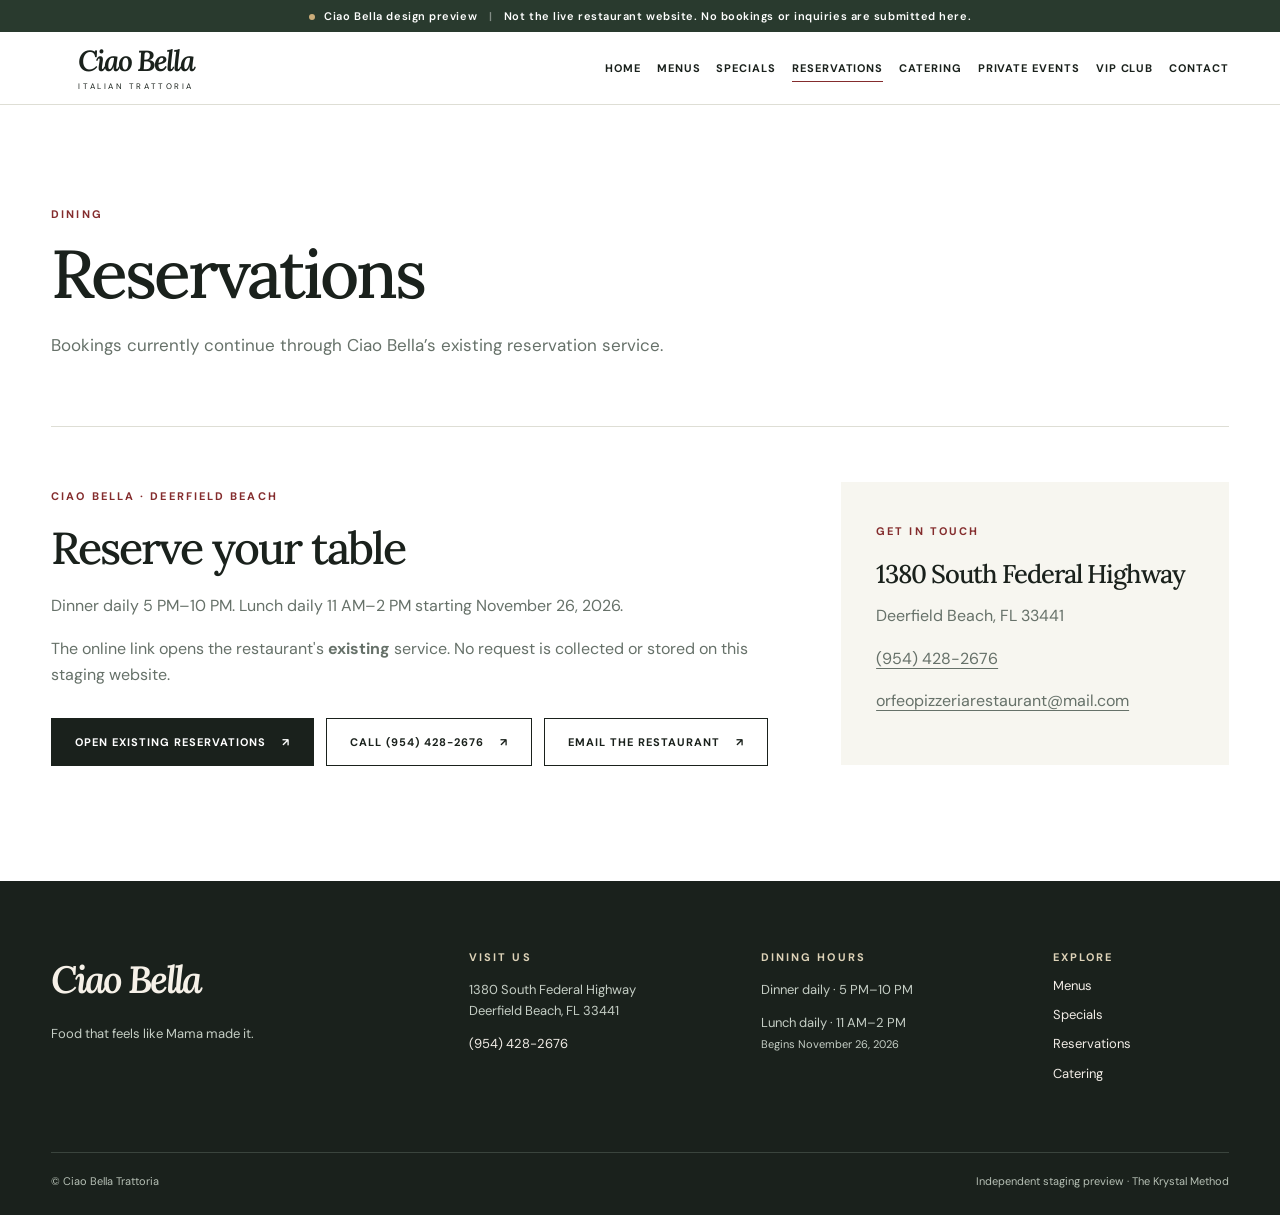
<file: site/reservations.html>
<!doctype html>
<html lang="en"><head><meta charset="utf-8"><meta name="viewport" content="width=device-width, initial-scale=1">
<meta name="robots" content="noindex,follow,noarchive"><meta name="theme-color" content="#18211b">
<meta name="description" content="Find reservation information for Ciao Bella Trattoria in Deerfield Beach. Dinner is served daily from 5 PM to 10 PM."><title>Reservations | Ciao Bella Trattoria, Deerfield Beach</title>
<link rel="preconnect" href="https://fonts.googleapis.com"><link rel="preconnect" href="https://fonts.gstatic.com" crossorigin>
<link href="https://fonts.googleapis.com/css2?family=Lora:wght@400;500;600;700&family=DM+Sans:wght@400;500;600;700&display=swap" rel="stylesheet">
<link rel="stylesheet" href="styles.css"><script src="app.js" defer></script>
<meta property="og:site_name" content="Ciao Bella Italian Trattoria"><meta property="og:type" content="website"><meta property="og:locale" content="en_US">
<meta property="og:title" content="Reservations | Ciao Bella Trattoria, Deerfield Beach"><meta property="og:description" content="Find reservation information for Ciao Bella Trattoria in Deerfield Beach. Dinner is served daily from 5 PM to 10 PM.">
<meta property="og:url" content="https://krystal929-afk.github.io/Ciao-Bella/reservations.html"><meta property="og:image" content="https://krystal929-afk.github.io/Ciao-Bella/assets/3640.png">
<meta property="og:image:alt" content="Ciao Bella Italian Trattoria official logo">
<meta name="twitter:card" content="summary_large_image"><link rel="icon" type="image/png" href="assets/3640.png">

</head>
<body>
<div class="preview"><span class="dot" aria-hidden="true"></span> Ciao Bella design preview <span class="preview-split">|</span> Not the live restaurant website. No bookings or inquiries are submitted here.</div>
<header class="header"><div class="header-inner">
<a class="brand" href="index.html" aria-label="Ciao Bella Trattoria home"><span class="brand-script">Ciao Bella</span><span class="brand-rule">ITALIAN TRATTORIA</span></a>
<button class="nav-toggle" aria-expanded="false" aria-controls="site-navigation" aria-label="Open navigation"><span></span><span></span><span></span></button>
<nav id="site-navigation" class="nav" aria-label="Main navigation"><a class="" href="index.html" >Home</a><a class="" href="menus.html" >Menus</a><a class="" href="specials.html" >Specials</a><a class="active" href="reservations.html" aria-current="page">Reservations</a><a class="" href="catering.html" >Catering</a><a class="" href="events.html" >Private Events</a><a class="" href="vip.html" >VIP Club</a><a class="" href="contact.html" >Contact</a></nav></div></header>
<main id="main"><section class="page-hero container"><div class="eyebrow">DINING</div><h1>Reservations</h1><p>Bookings currently continue through Ciao Bella’s existing reservation service.</p></section>
<section class="container section-small cb-service-route"><div><span class="eyebrow">CIAO BELLA · DEERFIELD BEACH</span><h2>Reserve your table</h2><p>Dinner daily 5 PM–10 PM. Lunch daily 11 AM–2 PM starting November 26, 2026.</p>
<p>The online link opens the restaurant's <strong>existing</strong> service. No request is collected or stored on this staging website.</p><div class="buttons"><a class="btn btn-dark" href="https://tmt.spotapps.co/reservations?spot_id=344525" data-service="reservations" data-service="reservations" target="_blank" rel="noopener noreferrer">Open existing reservations<span aria-hidden="true">↗</span></a><a class="btn btn-outline" href="tel:+19544282676">Call (954) 428-2676<span aria-hidden="true">↗</span></a><a class="btn btn-outline" href="mailto:orfeopizzeriarestaurant@mail.com">Email the restaurant<span aria-hidden="true">↗</span></a></div></div>
<div class="cb-service-info"><span class="eyebrow">GET IN TOUCH</span><h3>1380 South Federal Highway</h3><p>Deerfield Beach, FL 33441</p><p><a href="tel:+19544282676">(954) 428-2676</a></p><p><a href="mailto:orfeopizzeriarestaurant@mail.com">orfeopizzeriarestaurant@mail.com</a></p></div></section></main>
<footer class="footer"><div class="footer-main container">
<div class="footer-brand"><div class="brand-script">Ciao Bella</div><p>Food that feels like Mama made it.</p></div>
<div><div class="eyebrow light">VISIT US</div><address>1380 South Federal Highway<br>Deerfield Beach, FL 33441</address><a href="tel:+19544282676">(954) 428-2676</a></div>
<div><div class="eyebrow light">DINING HOURS</div><p>Dinner daily · 5 PM–10 PM</p><p>Lunch daily · 11 AM–2 PM<br><small>Begins November 26, 2026</small></p></div>
<div><div class="eyebrow light">EXPLORE</div><a href="menus.html">Menus</a><a href="specials.html">Specials</a><a href="reservations.html">Reservations</a><a href="catering.html">Catering</a></div>
</div><div class="footer-bottom container"><span>© Ciao Bella Trattoria</span><span>Independent staging preview · The Krystal Method</span></div></footer>
</body></html>
</file>
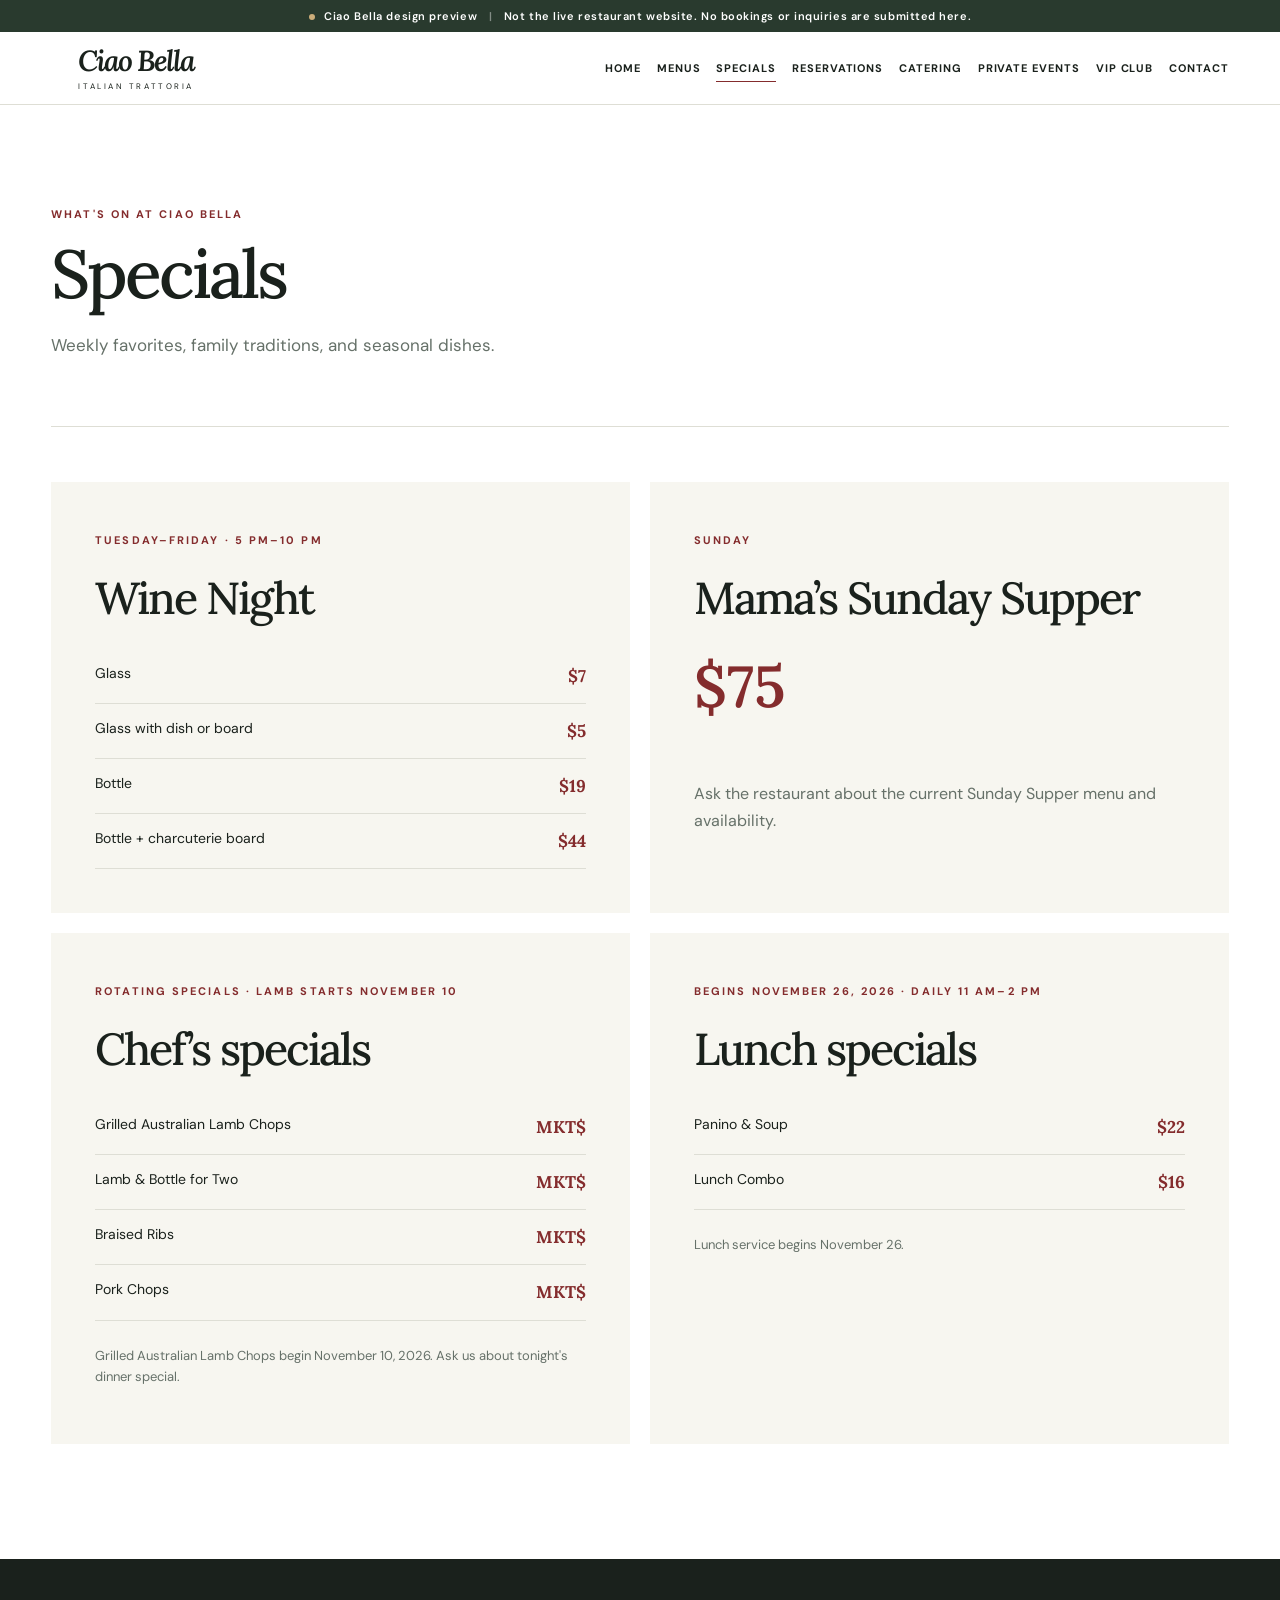
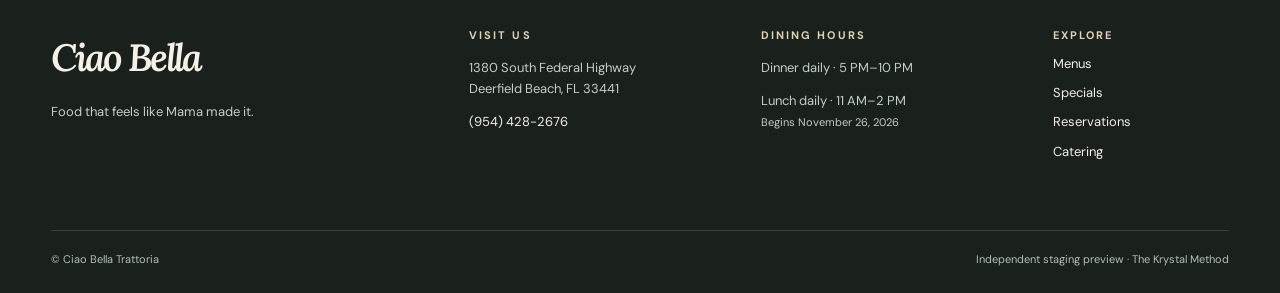
<file: site/specials.html>
<!doctype html>
<html lang="en"><head><meta charset="utf-8"><meta name="viewport" content="width=device-width, initial-scale=1">
<meta name="robots" content="noindex,follow,noarchive"><meta name="theme-color" content="#18211b">
<meta name="description" content="Ciao Bella Trattoria Wine Night runs Tuesday through Friday from 5 to 10 PM. Explore Sunday Supper and rotating chef specials."><title>Wine Night &amp; Restaurant Specials | Ciao Bella Trattoria</title>
<link rel="preconnect" href="https://fonts.googleapis.com"><link rel="preconnect" href="https://fonts.gstatic.com" crossorigin>
<link href="https://fonts.googleapis.com/css2?family=Lora:wght@400;500;600;700&family=DM+Sans:wght@400;500;600;700&display=swap" rel="stylesheet">
<link rel="stylesheet" href="styles.css"><script src="app.js" defer></script>
<meta property="og:site_name" content="Ciao Bella Italian Trattoria"><meta property="og:type" content="website"><meta property="og:locale" content="en_US">
<meta property="og:title" content="Wine Night &amp; Restaurant Specials | Ciao Bella Trattoria"><meta property="og:description" content="Ciao Bella Trattoria Wine Night runs Tuesday through Friday from 5 to 10 PM. Explore Sunday Supper and rotating chef specials.">
<meta property="og:url" content="https://krystal929-afk.github.io/Ciao-Bella/specials.html"><meta property="og:image" content="https://krystal929-afk.github.io/Ciao-Bella/assets/3640.png">
<meta property="og:image:alt" content="Ciao Bella Italian Trattoria official logo">
<meta name="twitter:card" content="summary_large_image"><link rel="icon" type="image/png" href="assets/3640.png">

</head>
<body>
<div class="preview"><span class="dot" aria-hidden="true"></span> Ciao Bella design preview <span class="preview-split">|</span> Not the live restaurant website. No bookings or inquiries are submitted here.</div>
<header class="header"><div class="header-inner">
<a class="brand" href="index.html" aria-label="Ciao Bella Trattoria home"><span class="brand-script">Ciao Bella</span><span class="brand-rule">ITALIAN TRATTORIA</span></a>
<button class="nav-toggle" aria-expanded="false" aria-controls="site-navigation" aria-label="Open navigation"><span></span><span></span><span></span></button>
<nav id="site-navigation" class="nav" aria-label="Main navigation"><a class="" href="index.html" >Home</a><a class="" href="menus.html" >Menus</a><a class="active" href="specials.html" aria-current="page">Specials</a><a class="" href="reservations.html" >Reservations</a><a class="" href="catering.html" >Catering</a><a class="" href="events.html" >Private Events</a><a class="" href="vip.html" >VIP Club</a><a class="" href="contact.html" >Contact</a></nav></div></header>
<main id="main"><section class="page-hero container"><div class="eyebrow">WHAT'S ON AT CIAO BELLA</div><h1>Specials</h1><p>Weekly favorites, family traditions, and seasonal dishes.</p></section>
<section class="container detail-grid section-small">
<article class="detail-card" id="wine-night"><span class="eyebrow">TUESDAY–FRIDAY · 5 PM–10 PM</span><h2>Wine Night</h2><div class="prices"><div><span>Glass</span><b>$7</b></div><div><span>Glass with dish or board</span><b>$5</b></div><div><span>Bottle</span><b>$19</b></div><div><span>Bottle + charcuterie board</span><b>$44</b></div></div></article>
<article class="detail-card" id="sunday-supper"><span class="eyebrow">SUNDAY</span><h2>Mama’s Sunday Supper</h2><p class="huge-price">$75</p><p>Ask the restaurant about the current Sunday Supper menu and availability.</p></article>
<article class="detail-card" id="chef-specials"><span class="eyebrow">ROTATING SPECIALS · LAMB STARTS NOVEMBER 10</span><h2>Chef’s specials</h2><div class="prices"><div><span>Grilled Australian Lamb Chops</span><b>MKT$</b></div><div><span>Lamb & Bottle for Two</span><b>MKT$</b></div><div><span>Braised Ribs</span><b>MKT$</b></div><div><span>Pork Chops</span><b>MKT$</b></div></div><p class="card-foot">Grilled Australian Lamb Chops begin November 10, 2026. Ask us about tonight's dinner special.</p></article>
<article class="detail-card"><span class="eyebrow">BEGINS NOVEMBER 26, 2026 · DAILY 11 AM–2 PM</span><h2>Lunch specials</h2><div class="prices"><div><span>Panino &amp; Soup</span><b>$22</b></div><div><span>Lunch Combo</span><b>$16</b></div></div><p class="card-foot">Lunch service begins November 26.</p></article></section></main>
<footer class="footer"><div class="footer-main container">
<div class="footer-brand"><div class="brand-script">Ciao Bella</div><p>Food that feels like Mama made it.</p></div>
<div><div class="eyebrow light">VISIT US</div><address>1380 South Federal Highway<br>Deerfield Beach, FL 33441</address><a href="tel:+19544282676">(954) 428-2676</a></div>
<div><div class="eyebrow light">DINING HOURS</div><p>Dinner daily · 5 PM–10 PM</p><p>Lunch daily · 11 AM–2 PM<br><small>Begins November 26, 2026</small></p></div>
<div><div class="eyebrow light">EXPLORE</div><a href="menus.html">Menus</a><a href="specials.html">Specials</a><a href="reservations.html">Reservations</a><a href="catering.html">Catering</a></div>
</div><div class="footer-bottom container"><span>© Ciao Bella Trattoria</span><span>Independent staging preview · The Krystal Method</span></div></footer>
</body></html>
</file>
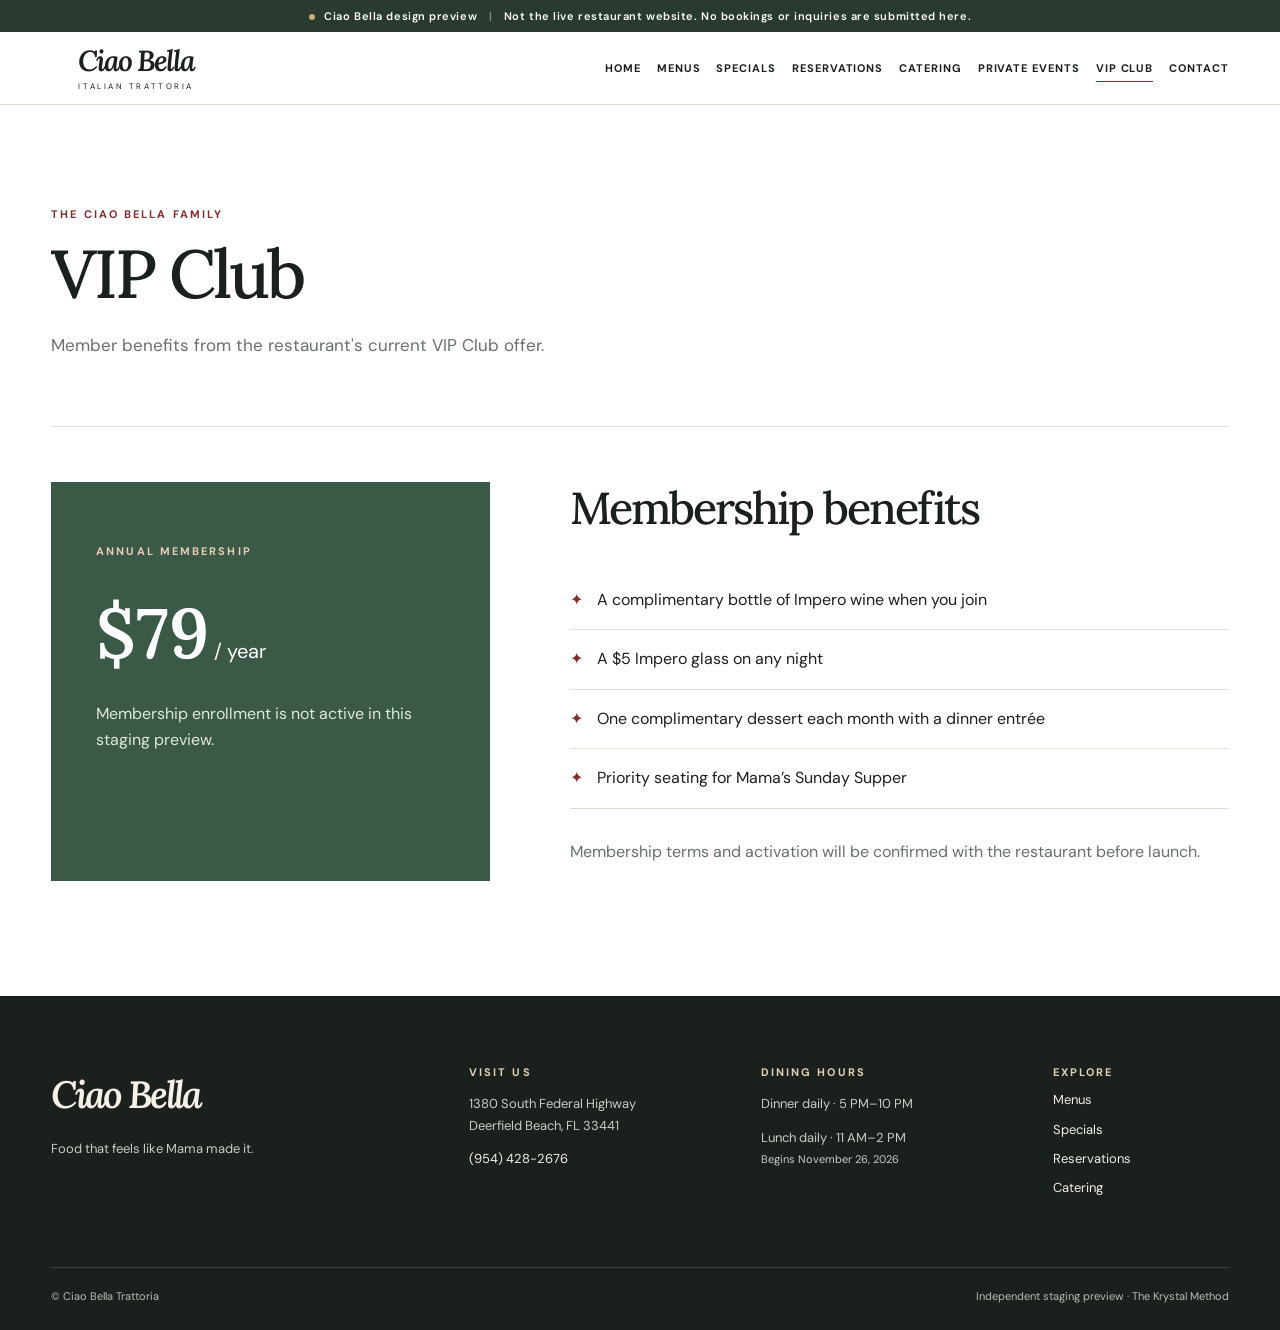
<file: site/vip.html>
<!doctype html>
<html lang="en"><head><meta charset="utf-8"><meta name="viewport" content="width=device-width, initial-scale=1">
<meta name="robots" content="noindex,follow,noarchive"><meta name="theme-color" content="#18211b">
<meta name="description" content="Review listed VIP Club membership benefits at Ciao Bella Italian Trattoria, Deerfield Beach. Membership details subject to confirmation."><title>VIP Club Benefits | Ciao Bella Italian Trattoria</title>
<link rel="preconnect" href="https://fonts.googleapis.com"><link rel="preconnect" href="https://fonts.gstatic.com" crossorigin>
<link href="https://fonts.googleapis.com/css2?family=Lora:wght@400;500;600;700&family=DM+Sans:wght@400;500;600;700&display=swap" rel="stylesheet">
<link rel="stylesheet" href="styles.css"><script src="app.js" defer></script>
<meta property="og:site_name" content="Ciao Bella Italian Trattoria"><meta property="og:type" content="website"><meta property="og:locale" content="en_US">
<meta property="og:title" content="VIP Club Benefits | Ciao Bella Italian Trattoria"><meta property="og:description" content="Review listed VIP Club membership benefits at Ciao Bella Italian Trattoria, Deerfield Beach. Membership details subject to confirmation.">
<meta property="og:url" content="https://krystal929-afk.github.io/Ciao-Bella/vip.html"><meta property="og:image" content="https://krystal929-afk.github.io/Ciao-Bella/assets/3640.png">
<meta property="og:image:alt" content="Ciao Bella Italian Trattoria official logo">
<meta name="twitter:card" content="summary_large_image"><link rel="icon" type="image/png" href="assets/3640.png">

</head>
<body>
<div class="preview"><span class="dot" aria-hidden="true"></span> Ciao Bella design preview <span class="preview-split">|</span> Not the live restaurant website. No bookings or inquiries are submitted here.</div>
<header class="header"><div class="header-inner">
<a class="brand" href="index.html" aria-label="Ciao Bella Trattoria home"><span class="brand-script">Ciao Bella</span><span class="brand-rule">ITALIAN TRATTORIA</span></a>
<button class="nav-toggle" aria-expanded="false" aria-controls="site-navigation" aria-label="Open navigation"><span></span><span></span><span></span></button>
<nav id="site-navigation" class="nav" aria-label="Main navigation"><a class="" href="index.html" >Home</a><a class="" href="menus.html" >Menus</a><a class="" href="specials.html" >Specials</a><a class="" href="reservations.html" >Reservations</a><a class="" href="catering.html" >Catering</a><a class="" href="events.html" >Private Events</a><a class="active" href="vip.html" aria-current="page">VIP Club</a><a class="" href="contact.html" >Contact</a></nav></div></header>
<main id="main"><section class="page-hero container"><div class="eyebrow">THE CIAO BELLA FAMILY</div><h1>VIP Club</h1><p>Member benefits from the restaurant's current VIP Club offer.</p></section><section class="container section-small vip-wrap"><div class="vip-price"><span class="eyebrow">ANNUAL MEMBERSHIP</span><div class="vip-number">$79<span> / year</span></div><p>Membership enrollment is not active in this staging preview.</p></div><div><h2>Membership benefits</h2><ul class="benefit-list"><li>A complimentary bottle of Impero wine when you join</li><li>A $5 Impero glass on any night</li><li>One complimentary dessert each month with a dinner entrée</li><li>Priority seating for Mama’s Sunday Supper</li></ul><p>Membership terms and activation will be confirmed with the restaurant before launch.</p></div></section></main>
<footer class="footer"><div class="footer-main container">
<div class="footer-brand"><div class="brand-script">Ciao Bella</div><p>Food that feels like Mama made it.</p></div>
<div><div class="eyebrow light">VISIT US</div><address>1380 South Federal Highway<br>Deerfield Beach, FL 33441</address><a href="tel:+19544282676">(954) 428-2676</a></div>
<div><div class="eyebrow light">DINING HOURS</div><p>Dinner daily · 5 PM–10 PM</p><p>Lunch daily · 11 AM–2 PM<br><small>Begins November 26, 2026</small></p></div>
<div><div class="eyebrow light">EXPLORE</div><a href="menus.html">Menus</a><a href="specials.html">Specials</a><a href="reservations.html">Reservations</a><a href="catering.html">Catering</a></div>
</div><div class="footer-bottom container"><span>© Ciao Bella Trattoria</span><span>Independent staging preview · The Krystal Method</span></div></footer>
</body></html>
</file>
<file: site/styles.css>
:root{--ink:#1a211c;--muted:#667169;--cream:#f7f6f0;--white:#fff;--wine:#842c2d;--olive:#3a5947;--line:#deded5;--serif:"Lora",Georgia,serif;--sans:"DM Sans",Arial,sans-serif}*{box-sizing:border-box}html{scroll-behavior:smooth}body{margin:0;color:var(--ink);background:var(--white);font:16px/1.65 var(--sans);-webkit-font-smoothing:antialiased}a{color:inherit;text-underline-offset:4px}button,input,select,textarea{font:inherit}button{cursor:pointer}a:focus-visible,button:focus-visible,input:focus-visible,select:focus-visible,textarea:focus-visible{outline:3px solid var(--wine);outline-offset:3px}.container{width:min(1200px,calc(100% - 8vw));margin-inline:auto}.preview{background:#293a2e;color:#fff;text-align:center;padding:7px 18px;font-size:11px;font-weight:600;letter-spacing:.05em}.dot{display:inline-block;vertical-align:middle;width:6px;height:6px;border-radius:50%;background:#cbad7a;margin-right:6px}.preview-split{opacity:.42;margin:0 8px}.header{position:sticky;top:0;background:rgba(255,255,255,.97);z-index:20;border-bottom:1px solid var(--line);backdrop-filter:blur(12px)}.header-inner{margin:0 auto;padding:14px 4vw;max-width:1500px;display:flex;gap:36px;align-items:center;justify-content:space-between}.brand{display:flex;min-width:170px;flex-direction:column;text-decoration:none;line-height:1;text-align:center}.brand-script{font-family:var(--serif);font-size:29px;font-style:italic;letter-spacing:-.07em;font-weight:600}.brand-rule{font-size:8px;letter-spacing:.32em;margin-top:7px}.nav{display:flex;align-items:center;justify-content:flex-end;gap:clamp(8px,1.25vw,22px)}.nav a{white-space:nowrap;font-size:11px;text-decoration:none;font-weight:700;text-transform:uppercase;letter-spacing:.085em;padding:8px 0;position:relative}.nav a:after{content:"";height:1px;background:var(--wine);position:absolute;bottom:3px;left:0;width:0;transition:width .2s}.nav a.active:after,.nav a:hover:after{width:100%}.nav-toggle{display:none;border:0;background:transparent;padding:9px}.nav-toggle span{display:block;height:2px;width:24px;background:var(--ink);margin:5px}.eyebrow{font-size:11px;font-weight:700;letter-spacing:.19em;text-transform:uppercase;color:var(--wine)}.eyebrow.light{color:#ded3b8}.tiny-line{display:inline-block;width:25px;border-top:1px solid var(--wine);margin:0 9px 4px 0}h1,h2,h3,p{margin-top:0}h1,h2,h3{font-family:var(--serif);font-weight:500;letter-spacing:-.045em;line-height:1.15}h1{font-size:clamp(44px,5.3vw,86px)}h2{font-size:clamp(32px,3.5vw,51px)}h3{font-size:clamp(21px,2vw,31px)}p{color:var(--muted)}.hero{background:var(--cream);overflow:hidden}.hero-inner{min-height:655px;display:grid;grid-template-columns:1.05fr .95fr;align-items:stretch}.hero-copy{padding:125px 48px 105px 0;display:flex;align-items:flex-start;flex-direction:column;justify-content:center}.hero h1{max-width:720px;margin:30px 0 20px}.hero h1 em{font-weight:400;color:var(--wine)}.hero-lede{font-family:var(--serif);font-size:18px}.buttons{display:flex;flex-wrap:wrap;gap:12px;margin-top:24px}.btn{display:inline-flex;align-items:center;justify-content:space-between;gap:30px;min-height:50px;padding:13px 23px;font-weight:700;font-size:11px;letter-spacing:.09em;text-transform:uppercase;text-decoration:none;border:1px solid transparent;transition:transform .2s,background .2s,color .2s}.btn:hover{transform:translateY(-2px)}.btn-dark{background:var(--ink);color:white}.btn-dark:hover{background:var(--wine)}.btn-outline{border-color:var(--ink);color:var(--ink);background:transparent}.btn-outline:hover{background:var(--ink);color:white}.btn-text{padding-left:0;border-bottom:1px solid var(--wine);min-height:auto;color:var(--wine)}.btn-cream{color:var(--ink);background:var(--cream)}.hero-note{font-size:12px;margin-top:42px;letter-spacing:.04em}.hero-art{background:var(--olive);position:relative;display:grid;place-items:center;padding:56px 48px;min-height:560px;color:#f1e9d5}.hero-frame{height:90%;max-height:570px;width:100%;border:1px solid rgba(246,233,210,.48);outline:1px solid rgba(246,233,210,.3);outline-offset:11px;display:flex;flex-direction:column;justify-content:space-between;align-items:center;padding:26px 16px;text-align:center}.frame-top,.frame-bottom{font-size:10px;font-weight:600;letter-spacing:.3em}.frame-bottom{letter-spacing:.16em}.frame-bottom span{padding:0 8px}.hero-type{font-family:var(--serif);font-size:clamp(60px,7vw,105px);font-weight:400;line-height:.92;letter-spacing:-.09em}.hero-type em{font-weight:400;color:#e4d1b1}.art-side{position:absolute;bottom:29px;right:18px;font-size:9px;letter-spacing:.24em;writing-mode:vertical-rl}.section{padding-block:105px}.section-small{padding-block:55px 115px}.section-heading{display:flex;align-items:end;justify-content:space-between;gap:25px;margin-bottom:45px}.section-heading h2{margin:11px 0 0}.section-heading p{max-width:270px;font-size:14px;margin:0 0 8px}.signature-grid{display:grid;grid-template-columns:repeat(5,1fr);border-top:1px solid var(--line);border-bottom:1px solid var(--line)}.signature-tile{min-height:220px;padding:30px 22px 24px;border-right:1px solid var(--line)}.signature-tile:first-child{padding-left:0}.signature-tile:last-child{border-right:0}.tile-no{color:var(--wine);font:500 12px var(--serif);margin-bottom:35px}.signature-tile h3{font-size:23px}.signature-tile p{font-size:13px;line-height:1.65}.section-action{margin-top:28px}.sand{background:var(--cream)}.promo-grid{display:grid;grid-template-columns:1.4fr 1fr 1fr;gap:16px}.promo-feature{grid-row:span 2;min-height:430px;background:var(--ink);color:#faf3e6;padding:52px;display:flex;flex-direction:column;justify-content:end;position:relative}.promo-feature:before{content:"";position:absolute;top:30px;left:30px;right:30px;height:1px;background:#6b756c}.promo-feature h3{font-size:clamp(40px,4vw,66px);margin:15px 0}.promo-feature p{color:#e4e3dc}.promo-feature .eyebrow{color:#bda783}.promo-card{min-height:208px;padding:28px;border:1px solid #e3e0d6;background:#fff;display:flex;flex-direction:column}.promo-card h3{font-size:26px;margin:13px 0}.promo-card p{font-size:13px}.inline-link{display:inline-flex;align-items:center;gap:6px;text-decoration:none;border-bottom:1px solid currentColor;width:max-content;max-width:100%;font-size:12px;font-weight:700;margin-top:auto;padding-bottom:5px}.promo-feature .inline-link{color:#f5debd}.price{font:600 27px var(--serif);color:var(--wine)}.reserve-split{display:grid;grid-template-columns:1fr 1fr;gap:80px}.split-copy h2{margin:18px 0}.split-copy p{max-width:430px}.border-left{border-left:1px solid var(--line);padding-left:80px}.closing{background:var(--wine);color:white;text-align:center;padding:105px 0}.closing h2{font-size:clamp(40px,5vw,70px);margin:18px auto}.closing p{color:#f3e6df}.closing .btn{margin-top:17px}.footer{background:var(--ink);color:#f6f1e8}.footer-main{padding:67px 0 60px;display:grid;grid-template-columns:1.5fr 1fr 1fr .7fr;gap:40px}.footer-main p,.footer-main address{font-size:13px;color:#c5cec5;font-style:normal;margin:12px 0}.footer-main a{display:block;color:#f2ede7;text-decoration:none;font-size:13px;margin:8px 0}.footer-brand .brand-script{font-size:38px}.footer-bottom{border-top:1px solid #3a443d;padding:19px 0 25px;display:flex;justify-content:space-between;gap:15px;color:#b6c0b5;font-size:11px}.footer small{font-size:11px}.page-hero{padding-top:100px;padding-bottom:50px;border-bottom:1px solid var(--line)}.page-hero h1{margin:12px 0 18px}.page-hero p{max-width:670px;font-size:17px}.tabs{display:flex;gap:12px;flex-wrap:wrap;border-bottom:1px solid var(--line);margin-bottom:40px}.tab{background:none;border:none;padding:15px 20px 20px;font-weight:700;font-size:12px;letter-spacing:.06em;color:var(--muted);border-bottom:2px solid transparent}.tab.selected{border-color:var(--wine);color:var(--wine)}.menu-panel{display:none}.menu-panel.is-active{display:block}.menu-panel-heading{display:flex;justify-content:space-between;align-items:end;border-bottom:1px solid var(--line);gap:20px;padding-bottom:18px}.menu-panel-heading h2{margin:0}.menu-panel-heading span{color:var(--muted);font-size:12px}.menu-list{display:grid;grid-template-columns:1fr 1fr;gap:0 55px}.menu-item{padding:24px 0;border-bottom:1px solid var(--line);display:flex;gap:16px;justify-content:space-between}.menu-item h3{font-size:23px;margin:0 0 6px}.menu-item p{font-size:12px;margin:0}.menu-item strong{white-space:nowrap;font:600 18px var(--serif);color:var(--wine)}.menu-footer{background:var(--cream);margin-top:44px;padding:25px 30px}.menu-footer p{font-size:13px;margin:4px 0}.content-note{font-size:11px;color:var(--muted);padding:20px 0}.detail-grid{display:grid;grid-template-columns:1fr 1fr;gap:20px}.detail-card{background:var(--cream);padding:44px;min-height:350px;scroll-margin-top:120px}.detail-card h2{margin:19px 0 26px}.prices div{display:flex;justify-content:space-between;gap:25px;padding:13px 0;border-bottom:1px solid var(--line);font-size:14px}.prices b{font-family:var(--serif);font-size:17px;white-space:nowrap;color:var(--wine)}.huge-price{font:600 58px var(--serif);color:var(--wine)}.card-foot{font-size:13px;margin-top:24px}.layout-form{display:grid;grid-template-columns:.75fr 1.25fr;gap:75px}.layout-form h2{margin:20px 0}.layout-form p{font-size:14px}.demo-form{background:var(--cream);padding:32px}.demo-form fieldset{border:0;padding:0;margin:0}.form-row{display:grid;grid-template-columns:1fr 1fr;gap:16px}.demo-form label{display:block;font-size:11px;text-transform:uppercase;font-weight:700;letter-spacing:.07em;margin-bottom:20px}.demo-form input,.demo-form select,.demo-form textarea{width:100%;background:white;border:1px solid #d9ded6;margin-top:8px;padding:12px;min-height:45px;border-radius:0;color:#4b524b}.demo-form fieldset[disabled]{opacity:.84}.demo-form .btn{font-size:10px;min-height:40px}.vip-wrap{display:grid;grid-template-columns:.8fr 1.2fr;gap:80px}.vip-price{background:var(--olive);color:white;padding:55px 45px}.vip-price p{color:#e0e8dd}.vip-price .eyebrow{color:#e8cdb8}.vip-number{font:600 70px var(--serif);margin:24px 0}.vip-number span{font:400 20px var(--sans)}.benefit-list{list-style:none;padding:0;margin:23px 0 30px}.benefit-list li{padding:16px 0;border-bottom:1px solid var(--line)}.benefit-list li:before{content:"✦";color:var(--wine);padding-right:14px}.contact-wrap{display:grid;grid-template-columns:1fr 1fr;gap:70px}.contact-block{padding:35px;border:1px solid var(--line)}.contact-block h2{margin:16px 0}.contact-block p{margin-bottom:20px}.contact-hours{margin-top:36px}
@media(max-width:1200px){.nav{gap:12px}.nav a{font-size:10px}.brand{min-width:130px}.header-inner{gap:24px}.signature-grid{grid-template-columns:repeat(3,1fr)}.signature-tile:nth-child(3){border-right:0}.signature-tile:nth-child(n+4){border-top:1px solid var(--line)}.signature-tile:nth-child(4){padding-left:0}}
@media(max-width:970px){.nav-toggle{display:block}.nav{display:none;position:absolute;top:100%;left:0;right:0;background:white;border-bottom:1px solid var(--line);padding:18px 5vw 26px;flex-direction:column;align-items:stretch;gap:0;box-shadow:0 18px 30px #0001}.nav.open{display:flex}.nav a{font-size:13px;padding:11px 0}.header-inner{min-height:75px}.hero-inner{grid-template-columns:1fr 1fr;min-height:560px}.hero-copy{padding:70px 30px 75px 0}.hero-art{padding:42px}.hero-type{font-size:75px}.promo-grid{grid-template-columns:1fr 1fr}.promo-feature{grid-row:span 2}.reserve-split{gap:40px}.border-left{padding-left:40px}.footer-main{grid-template-columns:1fr 1fr}.layout-form{gap:35px}}
@media(max-width:680px){.container{width:calc(100% - 40px)}.preview{font-size:10px;line-height:1.4}.preview-split{margin:0 3px}.header-inner{padding:12px 20px}.hero-inner{display:flex;flex-direction:column}.hero-copy{padding:72px 0 56px}.hero h1{font-size:clamp(42px,11vw,67px)}.hero-art{min-height:370px;padding:40px 46px}.hero-frame{min-height:300px}.hero-type{font-size:72px}.art-side{right:8px}.section{padding:67px 0}.section-small{padding:35px 0 70px}.section-heading{align-items:start;flex-direction:column;gap:12px;margin-bottom:28px}.signature-grid{grid-template-columns:1fr 1fr}.signature-tile{min-height:180px;padding:20px 16px}.signature-tile:first-child{padding-left:16px}.signature-tile:nth-child(odd){border-right:1px solid var(--line)}.signature-tile:nth-child(even){border-right:0}.signature-tile:nth-child(n+3){border-top:1px solid var(--line)}.signature-tile:nth-child(4){padding-left:16px}.signature-tile h3{font-size:20px}.tile-no{margin-bottom:18px}.promo-grid,.reserve-split,.detail-grid,.layout-form,.vip-wrap,.contact-wrap{grid-template-columns:1fr;gap:18px}.promo-feature{grid-row:auto;min-height:330px;padding:35px}.promo-card{min-height:185px}.border-left{border-left:0;border-top:1px solid var(--line);padding:45px 0 0}.reserve-split{gap:50px}.footer-main{grid-template-columns:1fr 1fr;gap:25px;padding:48px 0}.footer-brand{grid-column:span 2}.footer-bottom{flex-direction:column}.page-hero{padding:60px 0 35px}.page-hero h1{font-size:51px}.page-hero p{font-size:15px}.tabs{gap:0}.tab{padding:12px 8px;font-size:10px}.menu-panel-heading{align-items:start;flex-direction:column}.menu-list{grid-template-columns:1fr}.detail-card{padding:27px;min-height:270px}.form-row{grid-template-columns:1fr;gap:0}.demo-form{padding:22px}.vip-price{padding:36px 30px}.contact-block{padding:25px}.closing{padding:75px 0}}
@media(prefers-reduced-motion:reduce){*,*:before,*:after{scroll-behavior:auto!important;transition:none!important}}

/* Mobile-first accessibility hardening. */
.nav-toggle{min-width:48px;min-height:48px;display:none;align-items:center;justify-content:center;flex-direction:column}
.menu-panel:focus-visible{outline:3px solid var(--wine);outline-offset:4px}
.tab{min-height:44px}
.menu-item{min-width:0}
.menu-item h3,.menu-item p,.detail-card,.page-hero p{overflow-wrap:anywhere}
@media(max-width:970px){
 .nav-toggle{display:flex}
 .nav a{min-height:44px;display:flex;align-items:center}
 .nav.open{display:flex}
}
@media(max-width:680px){
 .container{width:calc(100% - 40px)}
 .footer-main a{min-height:40px;display:flex;align-items:center}
 .form-row{grid-template-columns:minmax(0,1fr)}
 .demo-form input,.demo-form select,.demo-form textarea{font-size:16px}
 .demo-form .btn{min-height:44px;white-space:normal;overflow-wrap:anywhere}
}
@media(max-width:380px){
 .page-hero h1{font-size:clamp(35px,12vw,51px)}
 .tabs{gap:0}
 .tab{padding-inline:8px}
 .signature-grid{grid-template-columns:minmax(0,1fr) minmax(0,1fr)}
}


/* Pre-launch accessibility and complete HTML menu review */
.menu-warning{font:12px/1.55 var(--sans);padding:11px 15px;background:#f7f2e8;color:#584739;border-left:3px solid var(--wine)}
.menu-category-tabs{position:relative;overflow-x:auto;flex-wrap:nowrap;scrollbar-width:thin;gap:5px}
.menu-category-tabs .tab{flex:0 0 auto;white-space:nowrap;padding:16px 19px;min-height:49px}
.menu-panel[hidden]{display:none!important}
.menu-subsection{margin:52px 0 34px;scroll-margin-top:135px}
.menu-subsection-heading{border-bottom:1px solid #d4d3c8;display:flex;justify-content:space-between;align-items:end;gap:25px;padding-bottom:12px}
.menu-subsection-heading h3{font:500 clamp(24px,3vw,34px)/1.2 var(--serif);margin:0}
.menu-subsection-heading p{font-size:12px;max-width:360px;margin:0}
.menu-item h4{font:500 clamp(18px,2vw,23px)/1.28 var(--serif);margin:0 0 5px;letter-spacing:-.025em}
.menu-item strong{font-size:16px;text-align:right}
.menu-item p{max-width:540px;font-size:13px}
.menu-v{font:600 11px var(--sans);color:var(--olive);letter-spacing:0;vertical-align:middle}
.menu-footer-actions{display:flex;gap:12px;flex-wrap:wrap;padding:27px 0}
.cb-service-route{display:grid;grid-template-columns:1.3fr .7fr;gap:70px}
.cb-service-route h2{margin:13px 0 20px}
.cb-service-route .buttons{margin-top:30px}
.cb-service-route .btn{white-space:normal;min-height:48px;gap:16px}
.cb-service-info{background:var(--cream);padding:35px;height:max-content}
.cb-service-info h3{margin:15px 0}
.cb-service-info a{overflow-wrap:anywhere}
@media(max-width:700px){.menu-subsection-heading{display:block}.menu-subsection-heading p{margin-top:10px}.menu-list{grid-template-columns:1fr}.cb-service-route{grid-template-columns:1fr;gap:30px}.menu-subsection{margin-top:30px}.menu-category-tabs .tab{padding:14px}.menu-item{padding:17px 0}.menu-item h4{font-size:19px}}

/* Approved menu labels from Kat's supplied original PDFs. */
.menu-tag{display:inline-block;vertical-align:middle;margin-left:5px;padding:3px 6px;font:700 9px/1.35 var(--sans);color:#7c352f;border:1px solid #bd9783;letter-spacing:.06em;white-space:nowrap;text-transform:uppercase}
.menu-tag-family-recipe,.menu-tag-house-favorite{color:#34563d;border-color:#9aaa94}
@media(max-width:380px){.menu-tag{font-size:8px;padding:3px 4px}}
</file>
